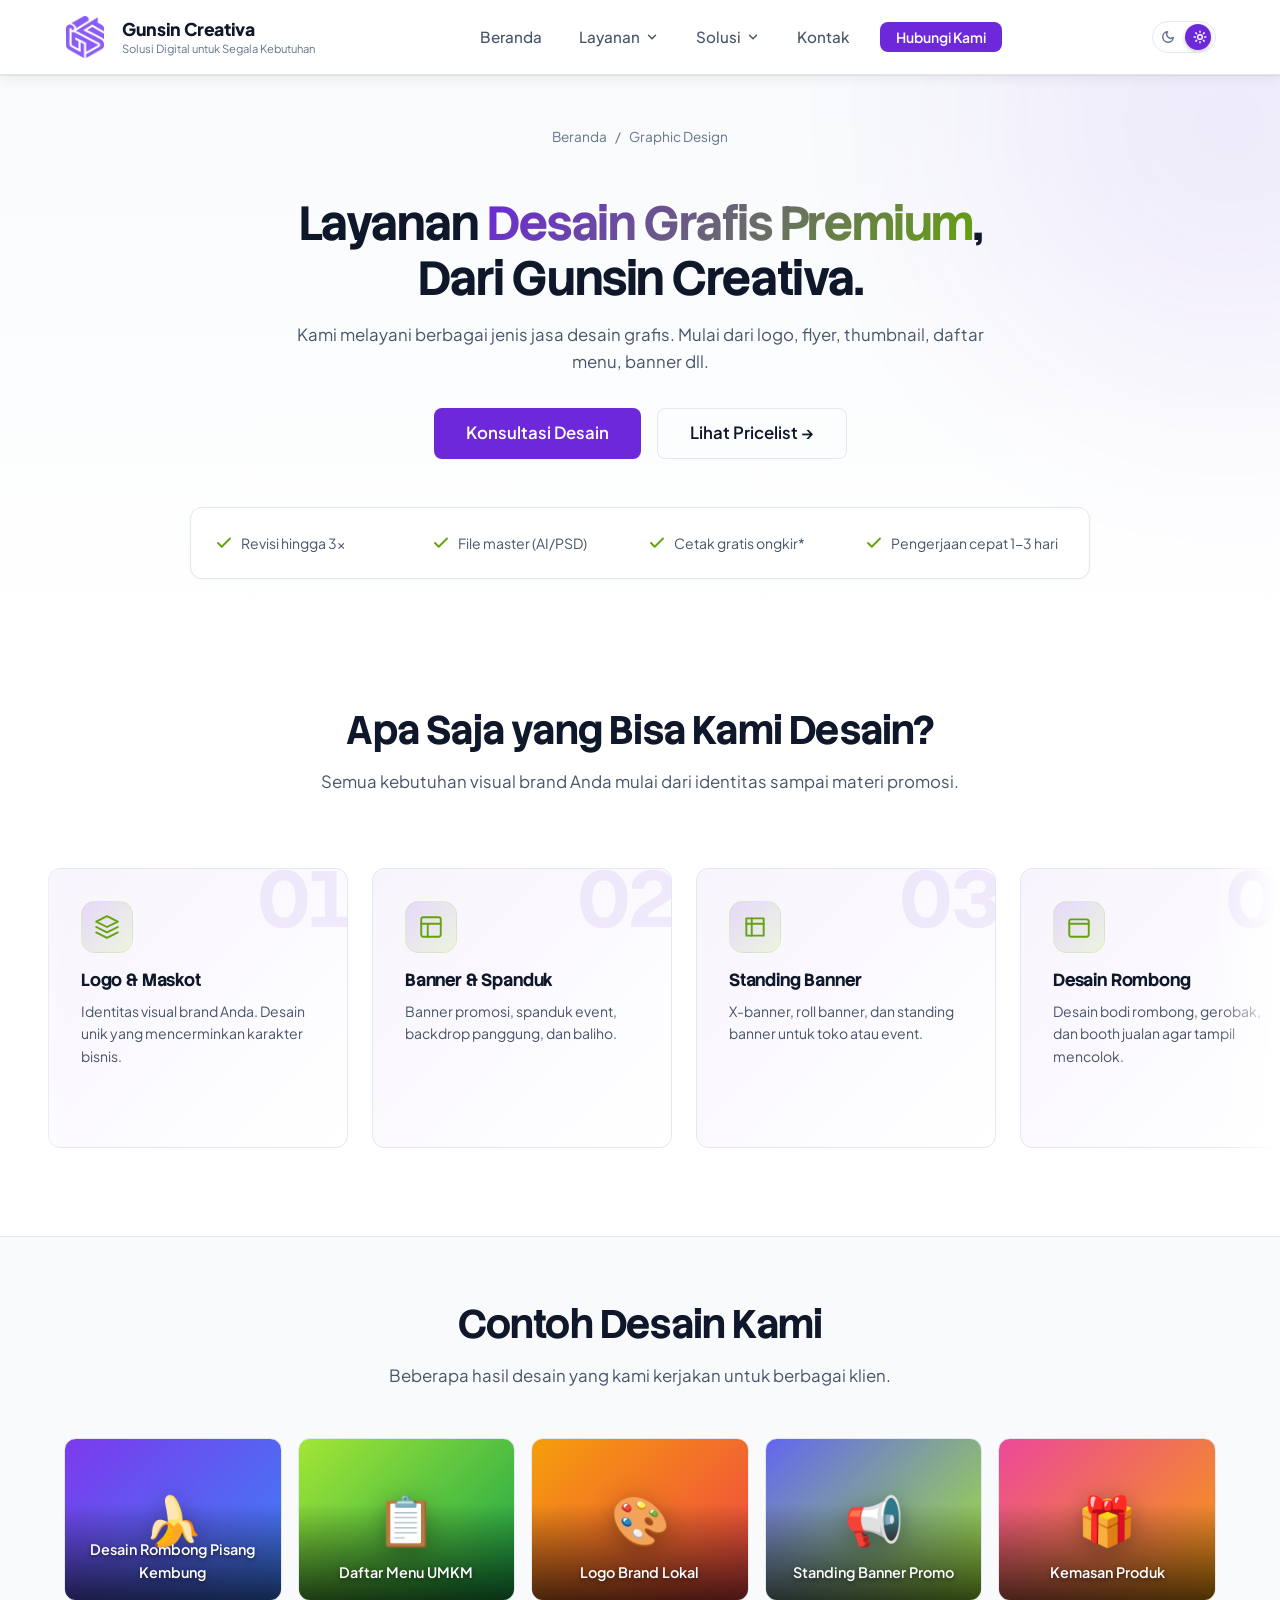
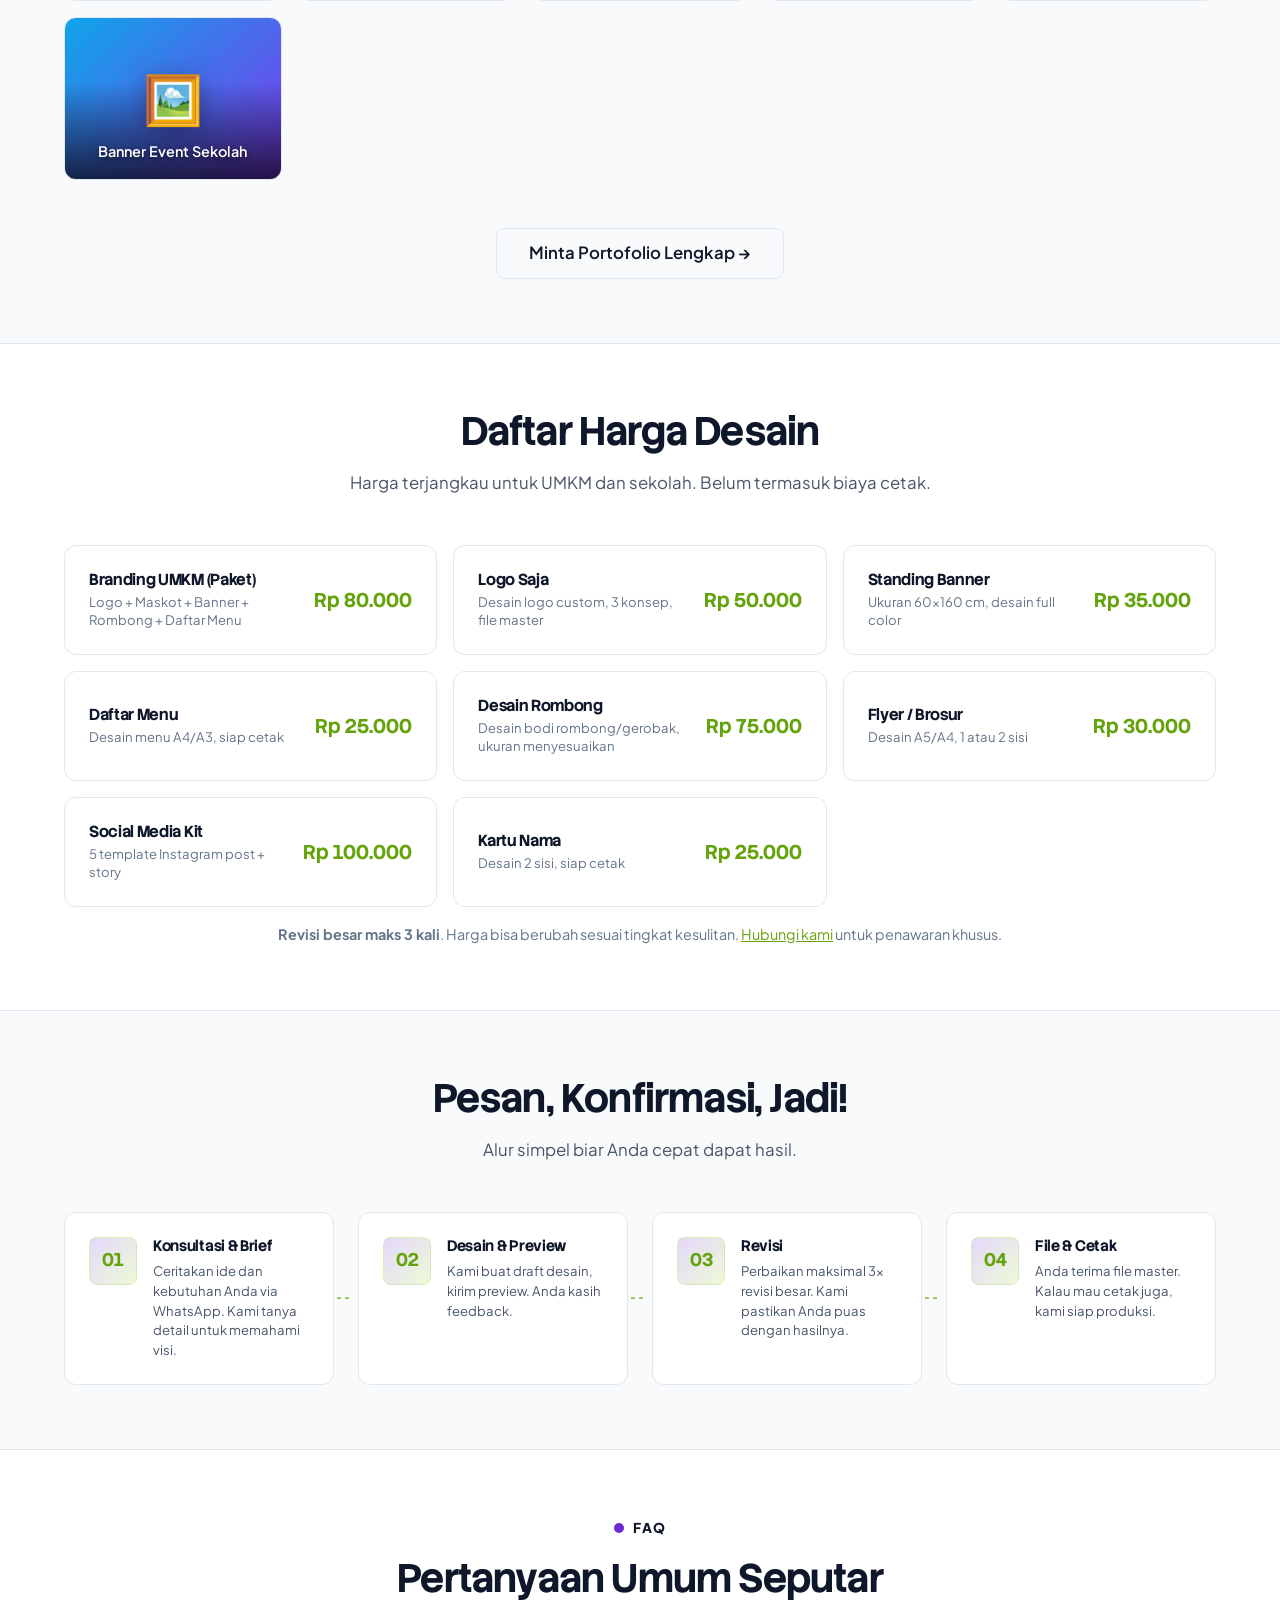
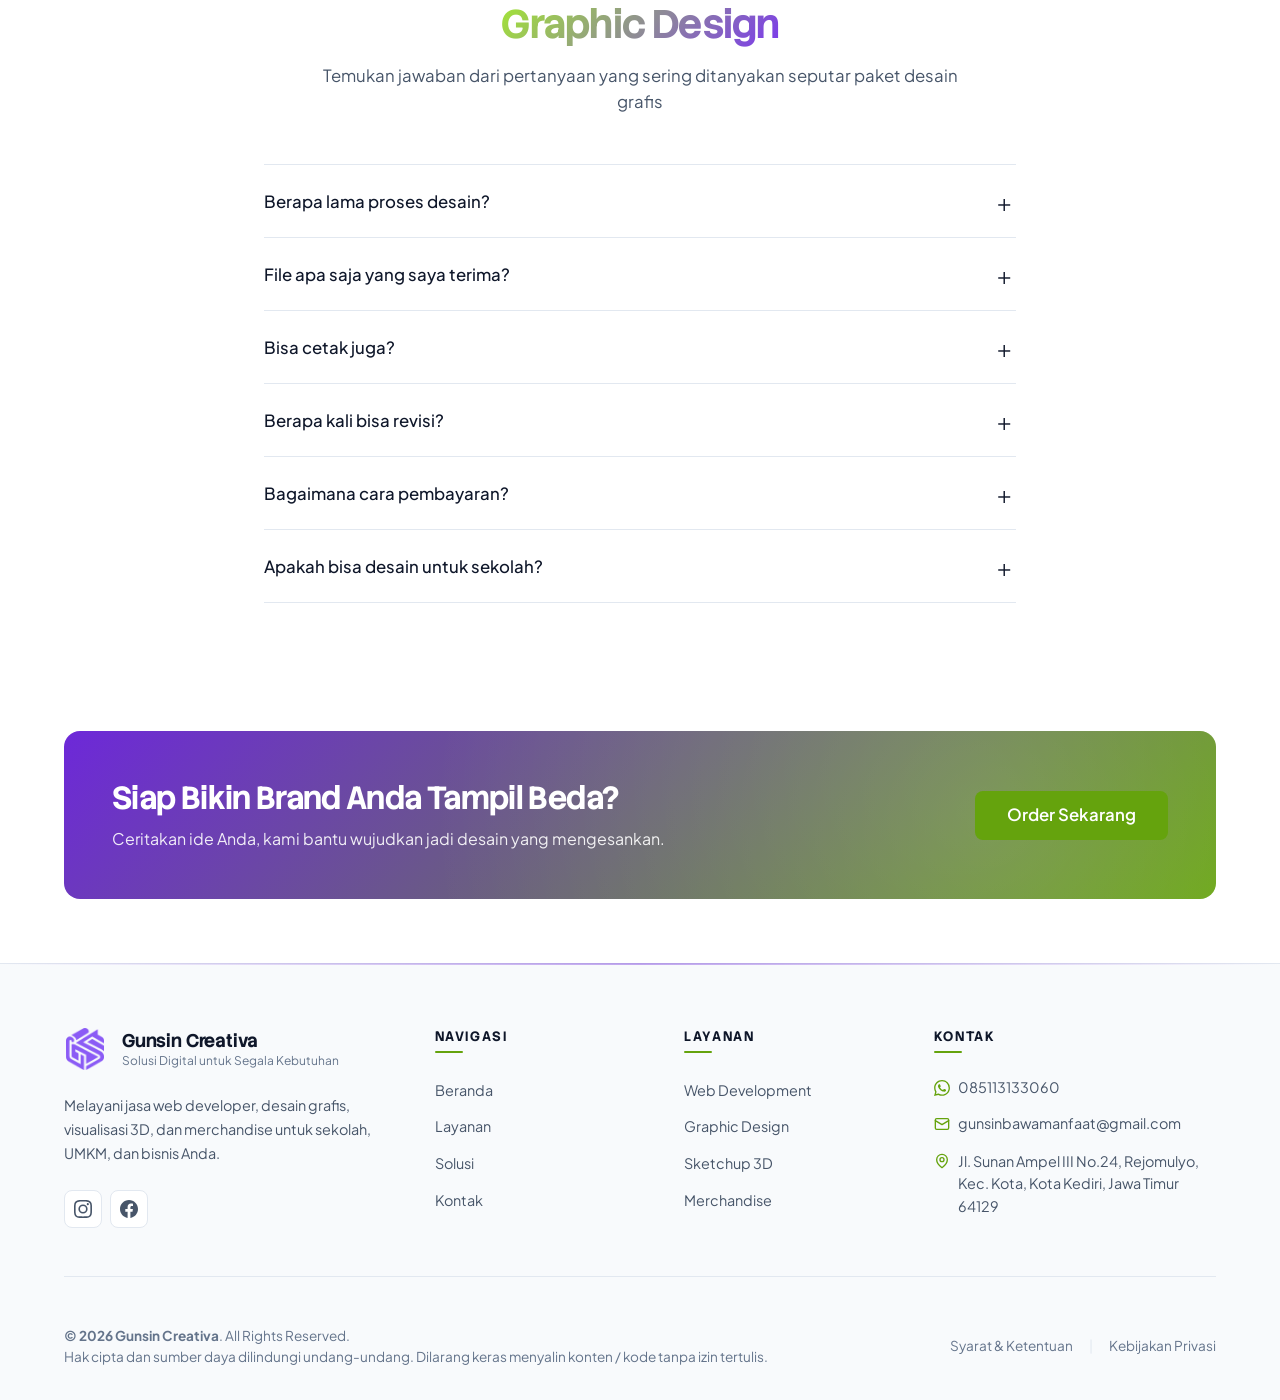
<file: graphic-design.html>
<!DOCTYPE html>
<html lang="id" data-theme="dark">
<head>
    <meta charset="UTF-8">
    <meta name="viewport" content="width=device-width, initial-scale=1.0">
    <title>Jasa Graphic Design - Gunsin Creativa</title>
    <link rel="canonical" href="https://www.gunsincreativa.my.id/graphic-design.html">

    <meta name="description" content="Jasa desain grafis profesional untuk UMKM, sekolah, dan bisnis. Logo, banner, standing banner, rombong, daftar menu, dan digital printing. Mulai Rp 80 ribu.">
    <meta name="keywords" content="jasa desain grafis kediri, desain logo murah, standing banner, desain rombong, desain menu, digital printing kediri, gs grafika">

    <meta property="og:title" content="Jasa Graphic Design - Gunsin Creativa">
    <meta property="og:description" content="Desain logo, banner, standing banner, rombong, dan menu untuk UMKM dan sekolah.">
    <meta property="og:type" content="website">
    <meta property="og:url" content="https://www.gunsincreativa.my.id/graphic-design.html">
    <meta property="og:locale" content="id_ID">
    <meta property="og:image:width" content="1200">
    <meta property="og:image:height" content="630">
    <meta name="twitter:card" content="summary_large_image">
    <meta name="twitter:image" content="https://www.gunsincreativa.my.id/assets/img/og-image.jpg">

    <link rel="preconnect" href="https://fonts.googleapis.com">
    <link rel="preconnect" href="https://fonts.gstatic.com" crossorigin>
    <link href="https://fonts.googleapis.com/css2?family=Plus+Jakarta+Sans:wght@400;500;600;700;800&family=Stack+Sans+Headline:wght@400;500;600;700;800&display=swap" rel="stylesheet">

    <link rel="icon" href="assets/img/brand/favicon.ico" sizes="any">
    <link rel="icon" type="image/png" sizes="32x32" href="assets/img/brand/favicon/favicon-32x32.png">
    <link rel="icon" type="image/png" sizes="16x16" href="assets/img/brand/favicon/favicon-16x16.png">
    <link rel="apple-touch-icon" sizes="180x180" href="assets/img/brand/favicon/apple-touch-icon.png">
    <link rel="manifest" href="assets/img/brand/favicon/site.webmanifest">
    <meta name="theme-color" content="#7c3aed">

    <!-- Anti-flash theme (harus sebelum CSS) -->
    <script>
        (function() {
            try {
                const saved = localStorage.getItem('gunsin-theme');
                const systemDark = window.matchMedia('(prefers-color-scheme: dark)').matches;
                const theme = saved || (systemDark ? 'dark' : 'light');
                document.documentElement.setAttribute('data-theme', theme);
            } catch (e) {
                document.documentElement.setAttribute('data-theme', 'dark');
            }
        })();
    </script>

    <link rel="stylesheet" href="assets/css/reset.css">
    <link rel="stylesheet" href="assets/css/variables.css">
    <link rel="stylesheet" href="assets/css/components.css">
    <link rel="stylesheet" href="assets/css/pages.css">

    <script type="application/ld+json">
    {
    "@context": "https://schema.org",
    "@type": "Service",
    "serviceType": "Graphic Design",
    "provider": {
        "@type": "LocalBusiness",
        "name": "Gunsin Creativa",
        "url": "https://www.gunsincreativa.my.id"
    },
    "areaServed": {
        "@type": "Country",
        "name": "Indonesia"
    },
    "description": "Jasa desain grafis murah dan terbaik untuk sekolah, UMKM, pribadi dan bisnis. Melayani desain banner, flyer, logo, thumbnail, sosial media dan lain-lain.",
    "offers": {
        "@type": "AggregateOffer",
        "priceCurrency": "IDR",
        "lowPrice": "25000",
        "highPrice": "100000",
        "offerCount": "8"
    }
    }
    </script>    
</head>
<body>
    <header id="site-header"></header>

    <main>
        <!-- ============================================================
             PAGE HERO
             ============================================================ -->
        <section class="page-hero">
            <div class="container">
                <nav class="breadcrumb" aria-label="Breadcrumb">
                    <a href="index.html">Beranda</a>
                    <span>/</span>
                    <span>Graphic Design</span>
                </nav>

                <h1 class="page-hero-title">
                    Layanan <span class="text-accent">Desain Grafis Premium</span>,<br>
                    Dari Gunsin Creativa.
                </h1>

                <p class="page-hero-subtitle">
                    Kami melayani berbagai jenis jasa desain grafis.
                    Mulai dari logo, flyer, thumbnail, daftar menu, banner dll.
                </p>

                <div class="page-hero-cta">
                    <a href="https://wa.me/6285113133060?text=Halo%20Gunsin%20Creativa%2C%20saya%20ingin%20konsultasi%20desain%20grafis"
                       class="btn btn-primary btn-lg" target="_blank" rel="noopener">
                        Konsultasi Desain
                    </a>
                    <a href="#pricelist" class="btn btn-outline btn-lg">
                        Lihat Pricelist →
                    </a>
                </div>

                <div class="page-hero-features">
                    <div class="ph-feature">
                        <svg xmlns="http://www.w3.org/2000/svg" viewBox="0 0 24 24" fill="none" stroke="currentColor" stroke-width="2.5" stroke-linecap="round" stroke-linejoin="round"><polyline points="20 6 9 17 4 12"/></svg>
                        <span>Revisi hingga 3x</span>
                    </div>
                    <div class="ph-feature">
                        <svg xmlns="http://www.w3.org/2000/svg" viewBox="0 0 24 24" fill="none" stroke="currentColor" stroke-width="2.5" stroke-linecap="round" stroke-linejoin="round"><polyline points="20 6 9 17 4 12"/></svg>
                        <span>File master (AI/PSD)</span>
                    </div>
                    <div class="ph-feature">
                        <svg xmlns="http://www.w3.org/2000/svg" viewBox="0 0 24 24" fill="none" stroke="currentColor" stroke-width="2.5" stroke-linecap="round" stroke-linejoin="round"><polyline points="20 6 9 17 4 12"/></svg>
                        <span>Cetak gratis ongkir*</span>
                    </div>
                    <div class="ph-feature">
                        <svg xmlns="http://www.w3.org/2000/svg" viewBox="0 0 24 24" fill="none" stroke="currentColor" stroke-width="2.5" stroke-linecap="round" stroke-linejoin="round"><polyline points="20 6 9 17 4 12"/></svg>
                        <span>Pengerjaan cepat 1-3 hari</span>
                    </div>
                </div>
            </div>
        </section>

        <!-- ============================================================
             JENIS LAYANAN DESAIN — Auto-Scroll Slider
             ============================================================ -->
        <section class="section">
            <div class="container">
                <div class="section-header">
                    <h2 class="section-title">Apa Saja yang Bisa Kami Desain?</h2>
                    <p class="section-subtitle">
                        Semua kebutuhan visual brand Anda mulai dari identitas sampai materi promosi.
                    </p>
                </div>
            </div>

            <!-- Viewport slider -->
            <div class="web-types-viewport">
                <div class="web-types-track" id="designTrack">

                    <article class="web-type-card" data-num="01">
                        <div class="web-type-icon">
                            <svg xmlns="http://www.w3.org/2000/svg" viewBox="0 0 24 24" fill="none" stroke="currentColor" stroke-width="1.75" stroke-linecap="round" stroke-linejoin="round"><path d="M12 2 2 7l10 5 10-5-10-5Z"/><path d="m2 17 10 5 10-5"/><path d="m2 12 10 5 10-5"/></svg>
                        </div>
                        <h3>Logo &amp; Maskot</h3>
                        <p>Identitas visual brand Anda. Desain unik yang mencerminkan karakter bisnis.</p>
                    </article>

                    <article class="web-type-card" data-num="02">
                        <div class="web-type-icon">
                            <svg xmlns="http://www.w3.org/2000/svg" viewBox="0 0 24 24" fill="none" stroke="currentColor" stroke-width="1.75" stroke-linecap="round" stroke-linejoin="round"><rect x="3" y="3" width="18" height="18" rx="2"/><path d="M3 9h18M9 21V9"/></svg>
                        </div>
                        <h3>Banner &amp; Spanduk</h3>
                        <p>Banner promosi, spanduk event, backdrop panggung, dan baliho.</p>
                    </article>

                    <article class="web-type-card" data-num="03">
                        <div class="web-type-icon">
                            <svg xmlns="http://www.w3.org/2000/svg" viewBox="0 0 24 24" fill="none" stroke="currentColor" stroke-width="1.75" stroke-linecap="round" stroke-linejoin="round"><path d="M4 4h16v16H4z"/><path d="M4 9h16M9 4v16"/></svg>
                        </div>
                        <h3>Standing Banner</h3>
                        <p>X-banner, roll banner, dan standing banner untuk toko atau event.</p>
                    </article>

                    <article class="web-type-card" data-num="04">
                        <div class="web-type-icon">
                            <svg xmlns="http://www.w3.org/2000/svg" viewBox="0 0 24 24" fill="none" stroke="currentColor" stroke-width="1.75" stroke-linecap="round" stroke-linejoin="round"><path d="M3 9h18v10a2 2 0 0 1-2 2H5a2 2 0 0 1-2-2V9Z"/><path d="M3 9V7a2 2 0 0 1 2-2h14a2 2 0 0 1 2 2v2"/></svg>
                        </div>
                        <h3>Desain Rombong</h3>
                        <p>Desain bodi rombong, gerobak, dan booth jualan agar tampil mencolok.</p>
                    </article>

                    <article class="web-type-card" data-num="05">
                        <div class="web-type-icon">
                            <svg xmlns="http://www.w3.org/2000/svg" viewBox="0 0 24 24" fill="none" stroke="currentColor" stroke-width="1.75" stroke-linecap="round" stroke-linejoin="round"><path d="M4 19.5A2.5 2.5 0 0 1 6.5 17H20"/><path d="M6.5 2H20v20H6.5A2.5 2.5 0 0 1 4 19.5v-15A2.5 2.5 0 0 1 6.5 2z"/></svg>
                        </div>
                        <h3>Daftar Menu</h3>
                        <p>Menu makanan/minuman untuk cafe, warung, dan restoran. Cetak atau digital.</p>
                    </article>

                    <article class="web-type-card" data-num="06">
                        <div class="web-type-icon">
                            <svg xmlns="http://www.w3.org/2000/svg" viewBox="0 0 24 24" fill="none" stroke="currentColor" stroke-width="1.75" stroke-linecap="round" stroke-linejoin="round"><path d="M12 2v20M2 12h20"/><circle cx="12" cy="12" r="10"/></svg>
                        </div>
                        <h3>Flyer &amp; Brosur</h3>
                        <p>Cetak flyer, brosur, kartu nama, dan poster promosi.</p>
                    </article>

                    <article class="web-type-card" data-num="07">
                        <div class="web-type-icon">
                            <svg xmlns="http://www.w3.org/2000/svg" viewBox="0 0 24 24" fill="none" stroke="currentColor" stroke-width="1.75" stroke-linecap="round" stroke-linejoin="round"><circle cx="13.5" cy="6.5" r=".5" fill="currentColor"/><circle cx="17.5" cy="10.5" r=".5" fill="currentColor"/><circle cx="8.5" cy="7.5" r=".5" fill="currentColor"/><circle cx="6.5" cy="12.5" r=".5" fill="currentColor"/><path d="M12 2C6.5 2 2 6.5 2 12s4.5 10 10 10c.926 0 1.648-.746 1.648-1.688 0-.437-.18-.835-.437-1.125-.29-.289-.438-.652-.438-1.125a1.64 1.64 0 0 1 1.668-1.668h1.996c3.051 0 5.555-2.503 5.555-5.554C21.965 6.012 17.461 2 12 2z"/></svg>
                        </div>
                        <h3>Social Media Kit</h3>
                        <p>Template Instagram post, story, dan feed yang konsisten dengan brand Anda.</p>
                    </article>

                    <article class="web-type-card" data-num="08">
                        <div class="web-type-icon">
                            <svg xmlns="http://www.w3.org/2000/svg" viewBox="0 0 24 24" fill="none" stroke="currentColor" stroke-width="1.75" stroke-linecap="round" stroke-linejoin="round"><polyline points="6 9 12 15 18 9"/></svg>
                        </div>
                        <h3>Custom Design</h3>
                        <p>Butuh desain lain? Kami siap kerjakan sesuai brief Anda — apapun jenisnya.</p>
                    </article>

                </div>
            </div>
        </section>

        <!-- ============================================================
             GALERI KARYA
             ============================================================ -->
        <section class="section section-alt">
            <div class="container">
                <div class="section-header">
                    <h2 class="section-title">Contoh Desain Kami</h2>
                    <p class="section-subtitle">
                        Beberapa hasil desain yang kami kerjakan untuk berbagai klien.
                    </p>
                </div>

                <div class="gallery-grid">
                    <div class="gallery-item" style="background: linear-gradient(135deg, #7c3aed 0%, #3b82f6 100%);">
                        <span class="gallery-emoji">🍌</span>
                        <div class="gallery-label">Desain Rombong Pisang Kembung</div>
                    </div>
                    <div class="gallery-item" style="background: linear-gradient(135deg, #a3e635 0%, #16a34a 100%);">
                        <span class="gallery-emoji">📋</span>
                        <div class="gallery-label">Daftar Menu UMKM</div>
                    </div>
                    <div class="gallery-item" style="background: linear-gradient(135deg, #f59e0b 0%, #ef4444 100%);">
                        <span class="gallery-emoji">🎨</span>
                        <div class="gallery-label">Logo Brand Lokal</div>
                    </div>
                    <div class="gallery-item" style="background: linear-gradient(135deg, #6366f1 0%, #a3e635 100%);">
                        <span class="gallery-emoji">📢</span>
                        <div class="gallery-label">Standing Banner Promo</div>
                    </div>
                    <div class="gallery-item" style="background: linear-gradient(135deg, #ec4899 0%, #f59e0b 100%);">
                        <span class="gallery-emoji">🎁</span>
                        <div class="gallery-label">Kemasan Produk</div>
                    </div>
                    <div class="gallery-item" style="background: linear-gradient(135deg, #0ea5e9 0%, #7c3aed 100%);">
                        <span class="gallery-emoji">🖼️</span>
                        <div class="gallery-label">Banner Event Sekolah</div>
                    </div>
                </div>

                <div class="section-cta">
                    <a href="https://wa.me/6285855003004?text=Halo%2C%20saya%20ingin%20lihat%20portofolio%20desain%20lainnya"
                       class="btn btn-outline btn-lg" target="_blank" rel="noopener">
                        Minta Portofolio Lengkap →
                    </a>
                </div>
            </div>
        </section>

        <!-- ============================================================
             PRICELIST
             ============================================================ -->
        <section class="section" id="pricelist">
            <div class="container">
                <div class="section-header">
                    <h2 class="section-title">Daftar Harga Desain</h2>
                    <p class="section-subtitle">
                        Harga terjangkau untuk UMKM dan sekolah. Belum termasuk biaya cetak.
                    </p>
                </div>

                <div class="pricelist-grid">
                    <div class="price-item">
                        <div class="price-item-info">
                            <h4>Branding UMKM (Paket)</h4>
                            <p>Logo + Maskot + Banner + Rombong + Daftar Menu</p>
                        </div>
                        <div class="price-item-value">Rp 80.000</div>
                    </div>
                    <div class="price-item">
                        <div class="price-item-info">
                            <h4>Logo Saja</h4>
                            <p>Desain logo custom, 3 konsep, file master</p>
                        </div>
                        <div class="price-item-value">Rp 50.000</div>
                    </div>
                    <div class="price-item">
                        <div class="price-item-info">
                            <h4>Standing Banner</h4>
                            <p>Ukuran 60×160 cm, desain full color</p>
                        </div>
                        <div class="price-item-value">Rp 35.000</div>
                    </div>
                    <div class="price-item">
                        <div class="price-item-info">
                            <h4>Daftar Menu</h4>
                            <p>Desain menu A4/A3, siap cetak</p>
                        </div>
                        <div class="price-item-value">Rp 25.000</div>
                    </div>
                    <div class="price-item">
                        <div class="price-item-info">
                            <h4>Desain Rombong</h4>
                            <p>Desain bodi rombong/gerobak, ukuran menyesuaikan</p>
                        </div>
                        <div class="price-item-value">Rp 75.000</div>
                    </div>
                    <div class="price-item">
                        <div class="price-item-info">
                            <h4>Flyer / Brosur</h4>
                            <p>Desain A5/A4, 1 atau 2 sisi</p>
                        </div>
                        <div class="price-item-value">Rp 30.000</div>
                    </div>
                    <div class="price-item">
                        <div class="price-item-info">
                            <h4>Social Media Kit</h4>
                            <p>5 template Instagram post + story</p>
                        </div>
                        <div class="price-item-value">Rp 100.000</div>
                    </div>
                    <div class="price-item">
                        <div class="price-item-info">
                            <h4>Kartu Nama</h4>
                            <p>Desain 2 sisi, siap cetak</p>
                        </div>
                        <div class="price-item-value">Rp 25.000</div>
                    </div>
                </div>

                <p class="pricing-note">
                    <strong>Revisi besar maks 3 kali</strong>. Harga bisa berubah sesuai tingkat kesulitan. 
                    <a href="kontak.html">Hubungi kami</a> untuk penawaran khusus.
                </p>
            </div>
        </section>

        <!-- ============================================================
             PROSES KERJA
             ============================================================ -->
        <section class="section section-alt">
            <div class="container">
                <div class="section-header">
                    <h2 class="section-title">Pesan, Konfirmasi, Jadi!</h2>
                    <p class="section-subtitle">
                        Alur simpel biar Anda cepat dapat hasil.
                    </p>
                </div>

                <div class="process-grid">
                    <div class="process-step">
                        <div class="process-number">01</div>
                        <div class="process-body">
                            <h3>Konsultasi &amp; Brief</h3>
                            <p>Ceritakan ide dan kebutuhan Anda via WhatsApp. Kami tanya detail untuk memahami visi.</p>
                        </div>
                    </div>
                    <div class="process-step">
                        <div class="process-number">02</div>
                        <div class="process-body">
                            <h3>Desain &amp; Preview</h3>
                            <p>Kami buat draft desain, kirim preview. Anda kasih feedback.</p>
                        </div>
                    </div>
                    <div class="process-step">
                        <div class="process-number">03</div>
                        <div class="process-body">
                            <h3>Revisi</h3>
                            <p>Perbaikan maksimal 3x revisi besar. Kami pastikan Anda puas dengan hasilnya.</p>
                        </div>
                    </div>
                    <div class="process-step">
                        <div class="process-number">04</div>
                        <div class="process-body">
                            <h3>File &amp; Cetak</h3>
                            <p>Anda terima file master. Kalau mau cetak juga, kami siap produksi.</p>
                        </div>
                    </div>
                </div>
            </div>
        </section>

        <!-- ============================================================
             FAQ
             ============================================================ -->
        <section class="section">
            <div class="container container-narrow">
                <div class="section-header">
                    <span class="section-label">FAQ</span>
                    <h2 class="section-title">Pertanyaan Umum Seputar <span class="text-accent">Graphic Design</span></h2>
                    <p class="section-subtitle">Temukan jawaban dari pertanyaan yang sering ditanyakan seputar paket desain grafis</p>
                </div>

                <div class="faq-list">
                    <details class="faq-item">
                        <summary>Berapa lama proses desain?</summary>
                        <p>Untuk desain simpel (logo, banner, flyer): 1-2 hari kerja. Untuk paket kompleks (branding UMKM, social media kit): 3-5 hari kerja. Bisa lebih cepat sesuai kesepakatan.</p>
                    </details>
                    <details class="faq-item">
                        <summary>File apa saja yang saya terima?</summary>
                        <p>Anda akan menerima: file master (AI/PSD/CDR), file siap cetak (PDF), dan file preview (JPG/PNG). Format bisa disesuaikan dengan kebutuhan.</p>
                    </details>
                    <details class="faq-item">
                        <summary>Bisa cetak juga?</summary>
                        <p>Bisa! Kami bekerja sama dengan percetakan digital printing, jadi Anda bisa langsung pesan cetak. Gratis ongkir untuk area Kediri dan sekitarnya* (syarat berlaku).</p>
                    </details>
                    <details class="faq-item">
                        <summary>Berapa kali bisa revisi?</summary>
                        <p>Revisi besar maksimal 3 kali. Revisi kecil (misal ganti warna, ukuran teks) biasanya gratis tanpa batas wajar. Kami utamakan kepuasan Anda.</p>
                    </details>
                    <details class="faq-item">
                        <summary>Bagaimana cara pembayaran?</summary>
                        <p>Pembayaran 50% DP di awal, 50% setelah desain disetujui. Bisa transfer bank atau e-wallet (Dana/OVO/GoPay).</p>
                    </details>
                    <details class="faq-item">
                        <summary>Apakah bisa desain untuk sekolah?</summary>
                        <p>Tentu! Kami sudah banyak membantu sekolah untuk banner PPDB, backdrop acara, desain mading, dan merchandise. Hubungi kami untuk paket khusus sekolah.</p>
                    </details>
                </div>
            </div>
        </section>

        <!-- ============================================================
             CTA FINAL
             ============================================================ -->
        <section class="section">
            <div class="container">
                <div class="cta-box">
                    <div class="cta-content">
                        <h2>Siap Bikin Brand Anda Tampil Beda?</h2>
                        <p>Ceritakan ide Anda, kami bantu wujudkan jadi desain yang mengesankan.</p>
                    </div>
                    <div class="cta-actions">
                        <a href="https://wa.me/6285113133060?text=Halo%20Gunsin%20Creativa%2C%20saya%20ingin%20order%20desain"
                           class="btn btn-secondary btn-lg" target="_blank" rel="noopener">
                            Order Sekarang
                        </a>
                    </div>
                </div>
            </div>
        </section>
    </main>

    <footer id="site-footer"></footer>

    <script src="data/site-config.js"></script>
    <script src="components/header.js" defer></script>
    <script src="components/footer.js" defer></script>
    <script src="assets/js/theme.js"></script>
    <script src="assets/js/main.js" defer></script>

    <script>
        /* ============================================================
           LAYANAN DESAIN — Auto-Slide
           ============================================================ */
        (function () {
            const track = document.getElementById('designTrack');
            if (!track) return;

            const items = track.children;
            const total = items.length;
            let index = 0;
            let intervalId;

            function getStepWidth() {
                const firstItem = items[0];
                if (!firstItem) return 0;
                const gap = parseFloat(getComputedStyle(track).gap) || 24;
                return firstItem.offsetWidth + gap;
            }

            function getMaxIndex() {
                const step = getStepWidth();
                if (!step) return 0;
                const viewport = track.parentElement.offsetWidth;
                const visibleCount = Math.max(1, Math.floor(viewport / step));
                return Math.max(0, total - visibleCount);
            }

            function step() {
                const stepWidth = getStepWidth();
                const maxIndex = getMaxIndex();

                index++;
                if (index > maxIndex) index = 0;

                track.style.transform = `translateX(-${index * stepWidth}px)`;
            }

            function start() {
                intervalId = setInterval(step, 3000);
            }

            function stop() {
                clearInterval(intervalId);
            }

            track.parentElement.addEventListener('mouseenter', stop);
            track.parentElement.addEventListener('mouseleave', start);

            let resizeTimer;
            window.addEventListener('resize', () => {
                clearTimeout(resizeTimer);
                resizeTimer = setTimeout(() => {
                    index = 0;
                    track.style.transform = 'translateX(0)';
                }, 200);
            });

            start();
        })();
    </script>
</body>
</html>
</file>
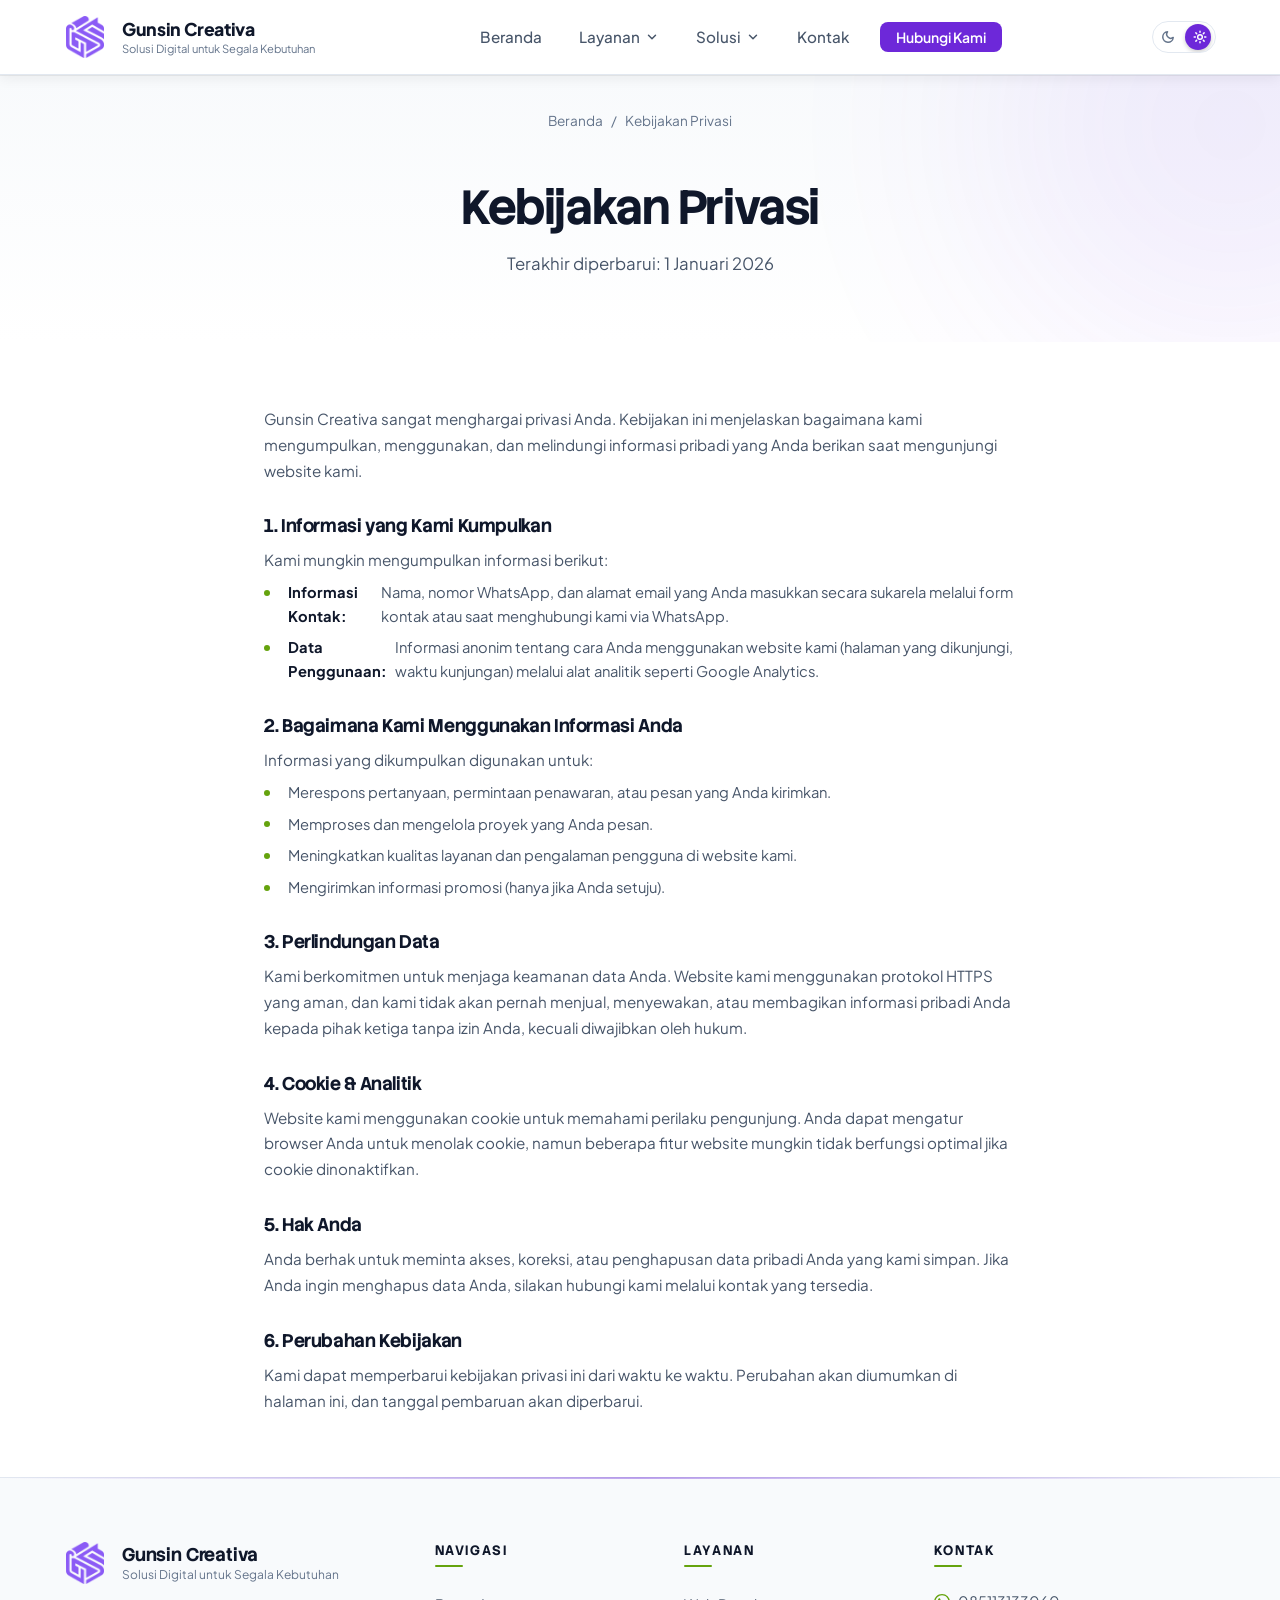
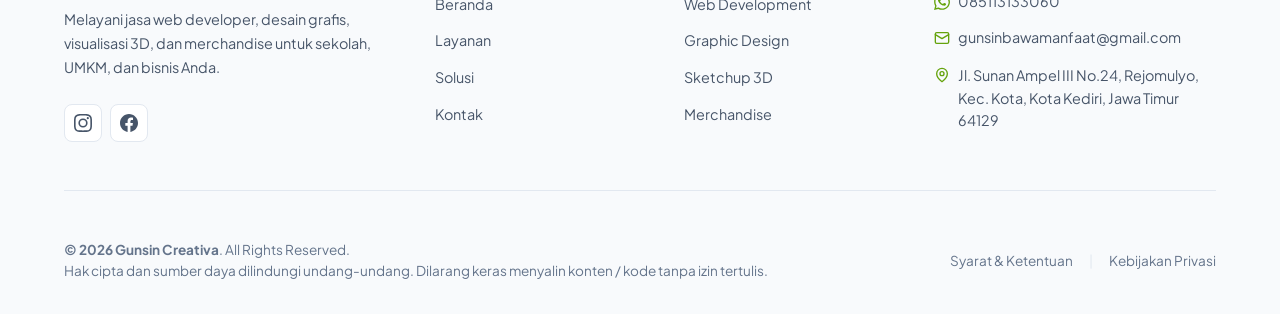
<file: kebijakan-privasi.html>
<!DOCTYPE html>
<html lang="id" data-theme="dark">
<head>
    <meta charset="UTF-8">
    <meta name="viewport" content="width=device-width, initial-scale=1.0">
    <title>Kebijakan Privasi - Gunsin Creativa</title>
    <meta name="robots" content="noindex, follow">
    <link rel="canonical" href="https://www.gunsincreativa.my.id/kebijakan-privasi.html">

    <link rel="preconnect" href="https://fonts.googleapis.com">
    <link rel="preconnect" href="https://fonts.gstatic.com" crossorigin>
    <link href="https://fonts.googleapis.com/css2?family=Plus+Jakarta+Sans:wght@400;500;600;700;800&family=Stack+Sans+Headline:wght@400;500;600;700;800&family=JetBrains+Mono:wght@400;500&display=swap" rel="stylesheet">

    <link rel="icon" href="assets/img/brand/favicon.ico" sizes="any">
    <meta name="theme-color" content="#7c3aed">

    <script>
        (function() {
            try {
                const saved = localStorage.getItem('gunsin-theme');
                const systemDark = window.matchMedia('(prefers-color-scheme: dark)').matches;
                const theme = saved || (systemDark ? 'dark' : 'light');
                document.documentElement.setAttribute('data-theme', theme);
            } catch (e) {
                document.documentElement.setAttribute('data-theme', 'dark');
            }
        })();
    </script>

    <link rel="stylesheet" href="assets/css/reset.css">
    <link rel="stylesheet" href="assets/css/variables.css">
    <link rel="stylesheet" href="assets/css/components.css">
    <link rel="stylesheet" href="assets/css/pages.css">
</head>
<body>
    <header id="site-header"></header>

    <main>
        <section class="page-hero" style="padding: var(--space-xl) 0;">
            <div class="container">
                <nav class="breadcrumb" aria-label="Breadcrumb">
                    <a href="index.html">Beranda</a>
                    <span>/</span>
                    <span>Kebijakan Privasi</span>
                </nav>
                <h1 class="page-hero-title">Kebijakan Privasi</h1>
                <p class="page-hero-subtitle">Terakhir diperbarui: 1 Januari 2026</p>
            </div>
        </section>

        <section class="section">
            <div class="container container-narrow">
                <div class="tnc-body" style="font-size: 1rem;">
                    <p>Gunsin Creativa sangat menghargai privasi Anda. Kebijakan ini menjelaskan bagaimana kami mengumpulkan, menggunakan, dan melindungi informasi pribadi yang Anda berikan saat mengunjungi website kami.</p>

                    <h2 style="margin-top: var(--space-xl);">1. Informasi yang Kami Kumpulkan</h2>
                    <p>Kami mungkin mengumpulkan informasi berikut:</p>
                    <ul>
                        <li><strong>Informasi Kontak:</strong> Nama, nomor WhatsApp, dan alamat email yang Anda masukkan secara sukarela melalui form kontak atau saat menghubungi kami via WhatsApp.</li>
                        <li><strong>Data Penggunaan:</strong> Informasi anonim tentang cara Anda menggunakan website kami (halaman yang dikunjungi, waktu kunjungan) melalui alat analitik seperti Google Analytics.</li>
                    </ul>

                    <h2 style="margin-top: var(--space-xl);">2. Bagaimana Kami Menggunakan Informasi Anda</h2>
                    <p>Informasi yang dikumpulkan digunakan untuk:</p>
                    <ul>
                        <li>Merespons pertanyaan, permintaan penawaran, atau pesan yang Anda kirimkan.</li>
                        <li>Memproses dan mengelola proyek yang Anda pesan.</li>
                        <li>Meningkatkan kualitas layanan dan pengalaman pengguna di website kami.</li>
                        <li>Mengirimkan informasi promosi (hanya jika Anda setuju).</li>
                    </ul>

                    <h2 style="margin-top: var(--space-xl);">3. Perlindungan Data</h2>
                    <p>Kami berkomitmen untuk menjaga keamanan data Anda. Website kami menggunakan protokol HTTPS yang aman, dan kami tidak akan pernah menjual, menyewakan, atau membagikan informasi pribadi Anda kepada pihak ketiga tanpa izin Anda, kecuali diwajibkan oleh hukum.</p>

                    <h2 style="margin-top: var(--space-xl);">4. Cookie & Analitik</h2>
                    <p>Website kami menggunakan cookie untuk memahami perilaku pengunjung. Anda dapat mengatur browser Anda untuk menolak cookie, namun beberapa fitur website mungkin tidak berfungsi optimal jika cookie dinonaktifkan.</p>

                    <h2 style="margin-top: var(--space-xl);">5. Hak Anda</h2>
                    <p>Anda berhak untuk meminta akses, koreksi, atau penghapusan data pribadi Anda yang kami simpan. Jika Anda ingin menghapus data Anda, silakan hubungi kami melalui kontak yang tersedia.</p>

                    <h2 style="margin-top: var(--space-xl);">6. Perubahan Kebijakan</h2>
                    <p>Kami dapat memperbarui kebijakan privasi ini dari waktu ke waktu. Perubahan akan diumumkan di halaman ini, dan tanggal pembaruan akan diperbarui.</p>
                </div>
            </div>
        </section>
    </main>

    <footer id="site-footer"></footer>

    <script src="data/site-config.js"></script>
    <script src="components/header.js" defer></script>
    <script src="components/footer.js" defer></script>
    <script src="assets/js/theme.js"></script>
    <script src="assets/js/main.js" defer></script>
</body>
</html>
</file>
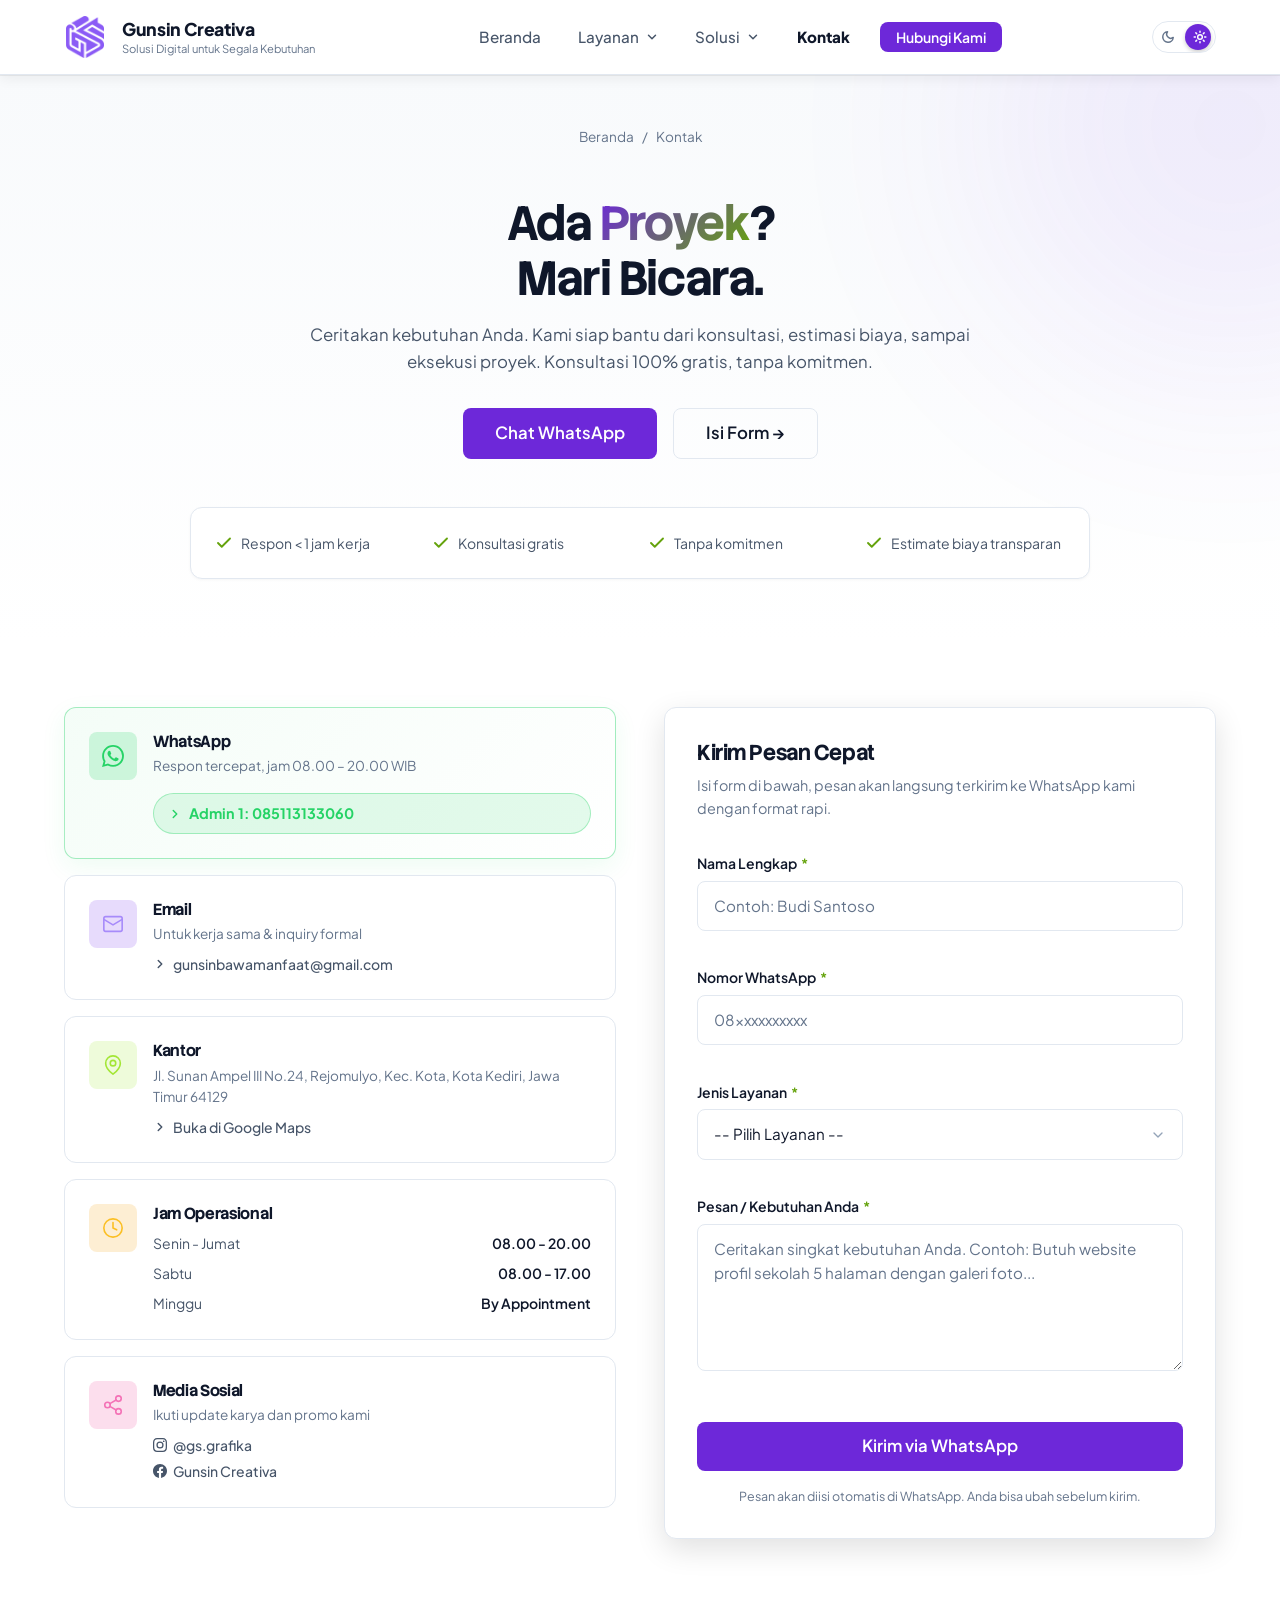
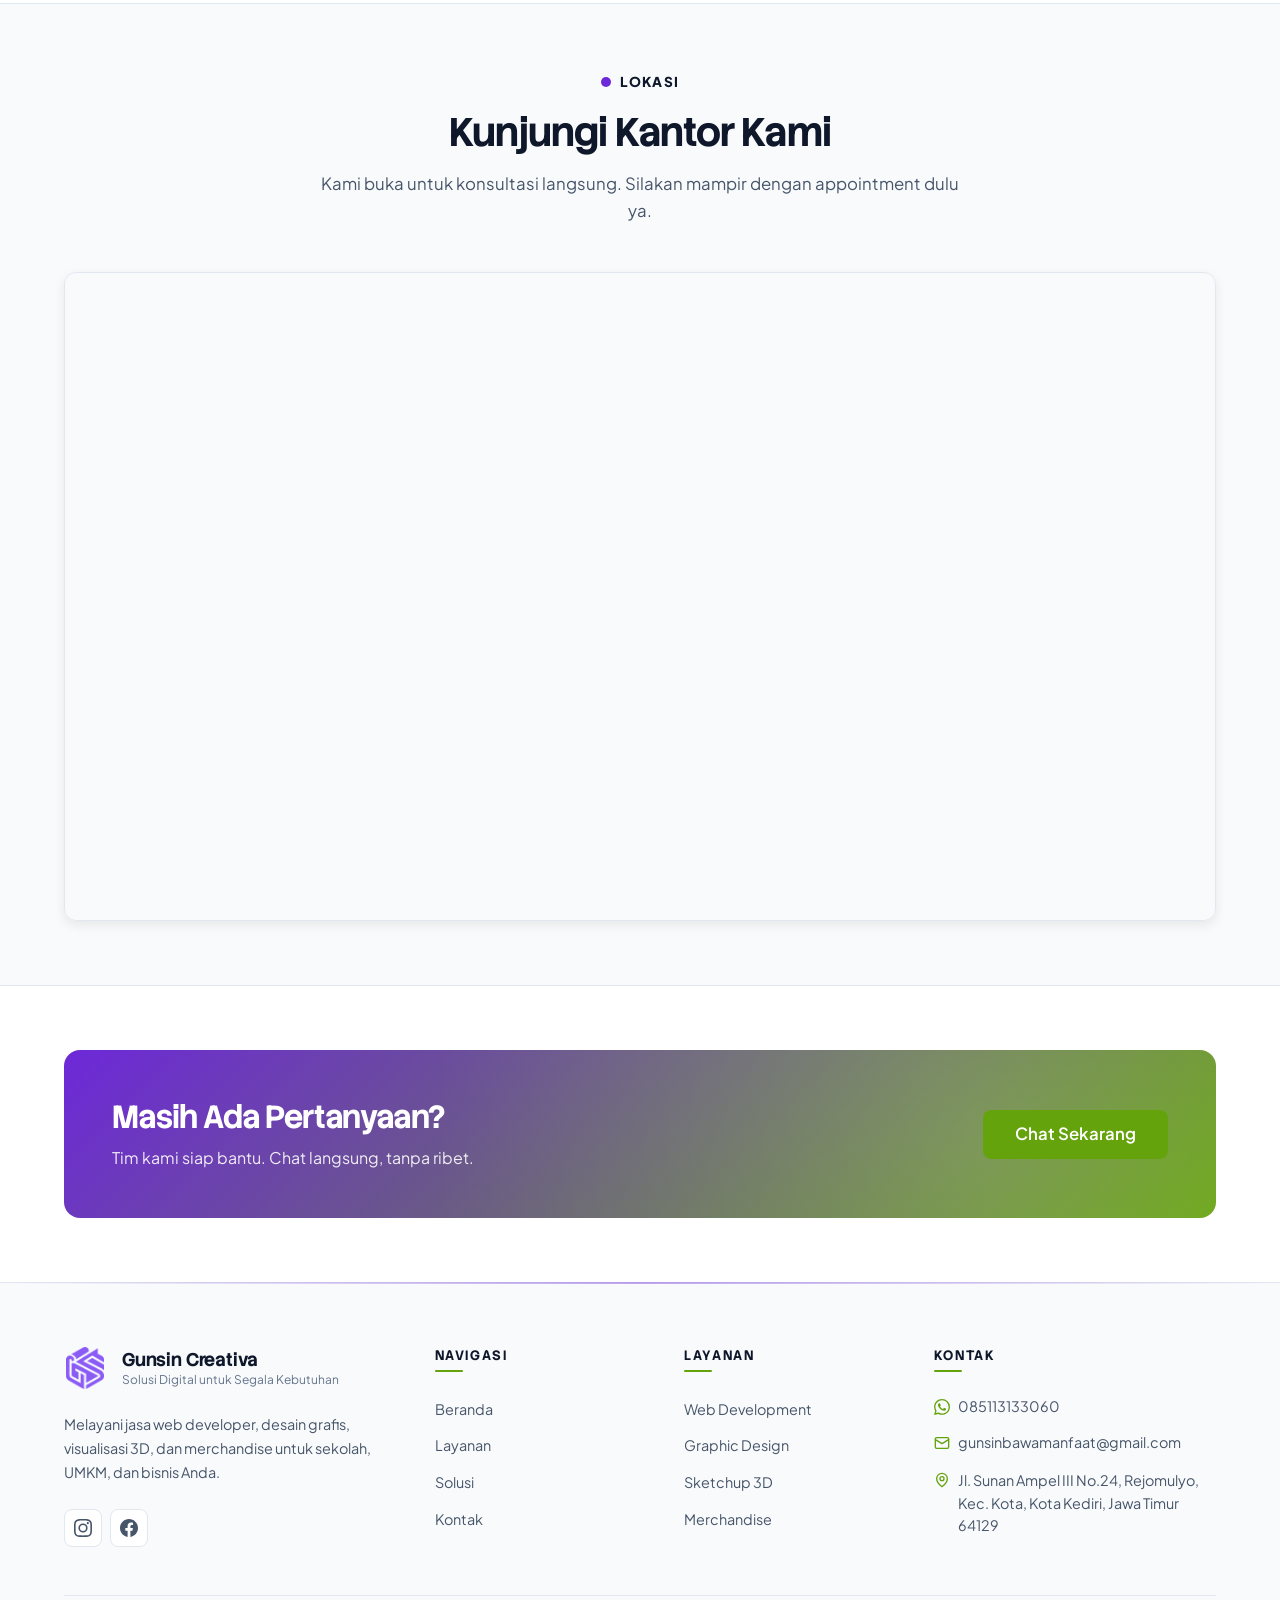
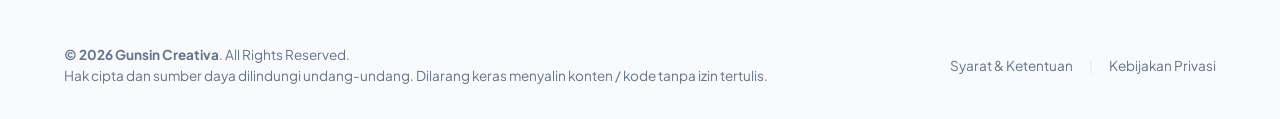
<file: kontak.html>
<!DOCTYPE html>
<html lang="id" data-theme="dark">
<head>
    <meta charset="UTF-8">
    <meta name="viewport" content="width=device-width, initial-scale=1.0">
    <title>Hubungi Kami - Gunsin Creativa</title>
    <link rel="canonical" href="https://www.gunsincreativa.my.id/kontak.html">

    <meta name="description" content="Hubungi Gunsin Creativa untuk konsultasi jasa web development, graphic design, Sketchup 3D, dan merchandise. WhatsApp, email, atau kunjungi kantor kami di Kediri.">
    <meta name="keywords" content="kontak gunsin creativa, alamat gs grafika kediri, whatsapp jasa desain, hubungi jasa web kediri">

    <meta property="og:title" content="Hubungi Kami - Gunsin Creativa">
    <meta property="og:description" content="Konsultasi gratis untuk semua kebutuhan digital Anda.">
    <meta property="og:type" content="website">
    <meta property="og:url" content="https://www.gunsincreativa.my.id/kontak.html">
    <meta property="og:locale" content="id_ID">
    <meta property="og:image:width" content="1200">
    <meta property="og:image:height" content="630">
    <meta name="twitter:card" content="summary_large_image">
    <meta name="twitter:image" content="https://www.gunsincreativa.my.id/assets/img/og-image.jpg">

    <link rel="preconnect" href="https://fonts.googleapis.com">
    <link rel="preconnect" href="https://fonts.gstatic.com" crossorigin>
    <link href="https://fonts.googleapis.com/css2?family=Plus+Jakarta+Sans:wght@400;500;600;700;800&family=Stack+Sans+Headline:wght@400;500;600;700;800&display=swap" rel="stylesheet">

    <link rel="icon" href="assets/img/brand/favicon.ico" sizes="any">
    <link rel="icon" type="image/png" sizes="32x32" href="assets/img/brand/favicon/favicon-32x32.png">
    <link rel="icon" type="image/png" sizes="16x16" href="assets/img/brand/favicon/favicon-16x16.png">
    <link rel="apple-touch-icon" sizes="180x180" href="assets/img/brand/favicon/apple-touch-icon.png">
    <link rel="manifest" href="assets/img/brand/favicon/site.webmanifest">
    <meta name="theme-color" content="#7c3aed">

    <!-- Anti-flash theme (harus sebelum CSS) -->
    <script>
        (function() {
            try {
                const saved = localStorage.getItem('gunsin-theme');
                const systemDark = window.matchMedia('(prefers-color-scheme: dark)').matches;
                const theme = saved || (systemDark ? 'dark' : 'light');
                document.documentElement.setAttribute('data-theme', theme);
            } catch (e) {
                document.documentElement.setAttribute('data-theme', 'dark');
            }
        })();
    </script>

    <link rel="stylesheet" href="assets/css/reset.css">
    <link rel="stylesheet" href="assets/css/variables.css">
    <link rel="stylesheet" href="assets/css/components.css">
    <link rel="stylesheet" href="assets/css/pages.css">
</head>
<body>
    <header id="site-header"></header>

    <main>
        <!-- ============================================================
             PAGE HERO
             ============================================================ -->
        <section class="page-hero">
            <div class="container">
                <nav class="breadcrumb" aria-label="Breadcrumb">
                    <a href="index.html">Beranda</a>
                    <span>/</span>
                    <span>Kontak</span>
                </nav>

                <h1 class="page-hero-title">
                    Ada <span class="text-accent">Proyek</span>?<br>
                    Mari Bicara.
                </h1>

                <p class="page-hero-subtitle">
                    Ceritakan kebutuhan Anda. Kami siap bantu dari konsultasi, estimasi biaya,
                    sampai eksekusi proyek. Konsultasi 100% gratis, tanpa komitmen.
                </p>

                <div class="page-hero-cta">
                    <a href="https://wa.me/6285113133060?text=Halo%20Gunsin%20Creativa%2C%20saya%20ingin%20konsultasi"
                       class="btn btn-primary btn-lg" target="_blank" rel="noopener">
                        Chat WhatsApp
                    </a>
                    <a href="#form" class="btn btn-outline btn-lg">
                        Isi Form →
                    </a>
                </div>

                <div class="page-hero-features">
                    <div class="ph-feature">
                        <svg viewBox="0 0 24 24" fill="none" stroke="currentColor" stroke-width="2.5" stroke-linecap="round" stroke-linejoin="round"><polyline points="20 6 9 17 4 12"/></svg>
                        <span>Respon &lt; 1 jam kerja</span>
                    </div>
                    <div class="ph-feature">
                        <svg viewBox="0 0 24 24" fill="none" stroke="currentColor" stroke-width="2.5" stroke-linecap="round" stroke-linejoin="round"><polyline points="20 6 9 17 4 12"/></svg>
                        <span>Konsultasi gratis</span>
                    </div>
                    <div class="ph-feature">
                        <svg viewBox="0 0 24 24" fill="none" stroke="currentColor" stroke-width="2.5" stroke-linecap="round" stroke-linejoin="round"><polyline points="20 6 9 17 4 12"/></svg>
                        <span>Tanpa komitmen</span>
                    </div>
                    <div class="ph-feature">
                        <svg viewBox="0 0 24 24" fill="none" stroke="currentColor" stroke-width="2.5" stroke-linecap="round" stroke-linejoin="round"><polyline points="20 6 9 17 4 12"/></svg>
                        <span>Estimate biaya transparan</span>
                    </div>
                </div>
            </div>
        </section>

        <!-- ============================================================
             KONTAK UTAMA
             ============================================================ -->
        <section class="section" id="form">
            <div class="container">
                <div class="contact-grid">

                    <!-- ---------- KOLOM KIRI: INFO KONTAK ---------- -->
                    <div class="contact-info">

                        <!-- WhatsApp (Primary CTA) -->
                        <div class="contact-card contact-card-featured">
                            <div class="contact-card-icon" style="background: color-mix(in srgb, #25D366 20%, transparent); color: #25D366;">
                                <svg viewBox="0 0 24 24" fill="currentColor"><path d="M17.472 14.382c-.297-.149-1.758-.867-2.03-.967-.273-.099-.471-.148-.67.15-.197.297-.767.966-.94 1.164-.173.199-.347.223-.644.075-.297-.15-1.255-.463-2.39-1.475-.883-.788-1.48-1.761-1.653-2.059-.173-.297-.018-.458.13-.606.134-.133.298-.347.446-.52.149-.174.198-.298.298-.497.099-.198.05-.371-.025-.52-.075-.149-.669-1.612-.916-2.207-.242-.579-.487-.5-.669-.51-.173-.008-.371-.01-.57-.01-.198 0-.52.074-.792.372-.272.297-1.04 1.016-1.04 2.479 0 1.462 1.065 2.875 1.213 3.074.149.198 2.096 3.2 5.077 4.487.709.306 1.262.489 1.694.625.712.227 1.36.195 1.871.118.571-.085 1.758-.719 2.006-1.413.248-.694.248-1.289.173-1.413-.074-.124-.272-.198-.57-.347m-5.421 7.403h-.004a9.87 9.87 0 01-5.031-1.378l-.361-.214-3.741.982.998-3.648-.235-.374a9.86 9.86 0 01-1.51-5.26c.001-5.45 4.436-9.884 9.888-9.884 2.64 0 5.122 1.03 6.988 2.898a9.825 9.825 0 012.893 6.994c-.003 5.45-4.437 9.884-9.885 9.884m8.413-18.297A11.815 11.815 0 0012.05 0C5.495 0 .16 5.335.157 11.892c0 2.096.547 4.142 1.588 5.945L.057 24l6.305-1.654a11.882 11.882 0 005.683 1.448h.005c6.554 0 11.89-5.335 11.893-11.893a11.821 11.821 0 00-3.48-8.413z"/></svg>
                            </div>
                            <div class="contact-card-body">
                                <h3>WhatsApp</h3>
                                <p>Respon tercepat, jam 08.00 – 20.00 WIB</p>
                                <div class="contact-links" id="wa-links">
                                    <!-- Diisi JavaScript (Admin 1) -->
                                </div>
                            </div>
                        </div>

                        <!-- Email -->
                        <div class="contact-card">
                            <div class="contact-card-icon" style="background: color-mix(in srgb, #7c3aed 18%, transparent); color: #a78bfa;">
                                <svg viewBox="0 0 24 24" fill="none" stroke="currentColor" stroke-width="1.75" stroke-linecap="round" stroke-linejoin="round"><rect x="2" y="4" width="20" height="16" rx="2"/><path d="m22 7-10 6L2 7"/></svg>
                            </div>
                            <div class="contact-card-body">
                                <h3>Email</h3>
                                <p>Untuk kerja sama &amp; inquiry formal</p>
                                <div class="contact-links">
                                    <a href="#" id="email-link" class="contact-link">
                                        <svg viewBox="0 0 24 24" fill="none" stroke="currentColor" stroke-width="2.5" stroke-linecap="round" stroke-linejoin="round" width="14" height="14"><polyline points="9 18 15 12 9 6"/></svg>
                                        <span id="email-text">-</span>
                                    </a>
                                </div>
                            </div>
                        </div>

                        <!-- Alamat -->
                        <div class="contact-card">
                            <div class="contact-card-icon" style="background: color-mix(in srgb, #a3e635 18%, transparent); color: #a3e635;">
                                <svg viewBox="0 0 24 24" fill="none" stroke="currentColor" stroke-width="1.75" stroke-linecap="round" stroke-linejoin="round"><path d="M20 10c0 6-8 12-8 12s-8-6-8-12a8 8 0 0 1 16 0Z"/><circle cx="12" cy="10" r="3"/></svg>
                            </div>
                            <div class="contact-card-body">
                                <h3>Kantor</h3>
                                <p id="alamat-text">-</p>
                                <div class="contact-links">
                                    <a href="#" id="maps-link" class="contact-link" target="_blank" rel="noopener">
                                        <svg viewBox="0 0 24 24" fill="none" stroke="currentColor" stroke-width="2.5" stroke-linecap="round" stroke-linejoin="round" width="14" height="14"><polyline points="9 18 15 12 9 6"/></svg>
                                        Buka di Google Maps
                                    </a>
                                </div>
                            </div>
                        </div>

                        <!-- Jam Operasional -->
                        <div class="contact-card">
                            <div class="contact-card-icon" style="background: color-mix(in srgb, #f59e0b 18%, transparent); color: #fbbf24;">
                                <svg viewBox="0 0 24 24" fill="none" stroke="currentColor" stroke-width="1.75" stroke-linecap="round" stroke-linejoin="round"><circle cx="12" cy="12" r="10"/><polyline points="12 6 12 12 16 14"/></svg>
                            </div>
                            <div class="contact-card-body">
                                <h3>Jam Operasional</h3>
                                <ul class="op-hours" id="op-hours">
                                    <!-- Diisi JavaScript -->
                                </ul>
                            </div>
                        </div>

                        <!-- Sosial Media -->
                        <div class="contact-card">
                            <div class="contact-card-icon" style="background: color-mix(in srgb, #ec4899 18%, transparent); color: #f472b6;">
                                <svg viewBox="0 0 24 24" fill="none" stroke="currentColor" stroke-width="1.75" stroke-linecap="round" stroke-linejoin="round"><circle cx="18" cy="5" r="3"/><circle cx="6" cy="12" r="3"/><circle cx="18" cy="19" r="3"/><line x1="8.59" y1="13.51" x2="15.42" y2="17.49"/><line x1="15.41" y1="6.51" x2="8.59" y2="10.49"/></svg>
                            </div>
                            <div class="contact-card-body">
                                <h3>Media Sosial</h3>
                                <p>Ikuti update karya dan promo kami</p>
                                <div class="contact-links" id="social-links">
                                    <!-- Diisi JavaScript -->
                                </div>
                            </div>
                        </div>
                    </div>

                    <!-- ---------- KOLOM KANAN: FORM ---------- -->
                    <div class="contact-form-wrap">
                        <div class="contact-form-card">
                            <h3>Kirim Pesan Cepat</h3>
                            <p>Isi form di bawah, pesan akan langsung terkirim ke WhatsApp kami dengan format rapi.</p>

                            <form id="contact-form" novalidate>
                                <div class="form-group">
                                    <label for="nama">Nama Lengkap <span class="required">*</span></label>
                                    <input type="text" id="nama" name="nama" placeholder="Contoh: Budi Santoso" required>
                                    <span class="form-error" id="error-nama"></span>
                                </div>

                                <div class="form-group">
                                    <label for="wa">Nomor WhatsApp <span class="required">*</span></label>
                                    <input type="tel" id="wa" name="wa" placeholder="08xxxxxxxxxx" required>
                                    <span class="form-error" id="error-wa"></span>
                                </div>

                                <div class="form-group">
                                    <label for="layanan">Jenis Layanan <span class="required">*</span></label>
                                    <select id="layanan" name="layanan" required>
                                        <option value="">-- Pilih Layanan --</option>
                                        <option value="Web Development">Web Development</option>
                                        <option value="Graphic Design">Graphic Design</option>
                                        <option value="Sketchup 3D">Sketchup 3D</option>
                                        <option value="Merchandise">Merchandise</option>
                                        <option value="Lainnya">Lainnya / Belum Tahu</option>
                                    </select>
                                    <span class="form-error" id="error-layanan"></span>
                                </div>

                                <div class="form-group">
                                    <label for="pesan">Pesan / Kebutuhan Anda <span class="required">*</span></label>
                                    <textarea id="pesan" name="pesan" rows="5" placeholder="Ceritakan singkat kebutuhan Anda. Contoh: Butuh website profil sekolah 5 halaman dengan galeri foto..." required></textarea>
                                    <span class="form-error" id="error-pesan"></span>
                                </div>

                                <button type="submit" class="btn btn-primary btn-lg btn-block">
                                    Kirim via WhatsApp
                                </button>

                                <p class="form-note">
                                    Pesan akan diisi otomatis di WhatsApp. Anda bisa ubah sebelum kirim.
                                </p>
                            </form>
                        </div>
                    </div>
                </div>
            </div>
        </section>

        <!-- ============================================================
             PETA LOKASI
             ============================================================ -->
        <section class="section section-alt">
            <div class="container">
                <div class="section-header">
                    <span class="section-label">Lokasi</span>
                    <h2 class="section-title">Kunjungi Kantor Kami</h2>
                    <p class="section-subtitle">
                        Kami buka untuk konsultasi langsung. Silakan mampir dengan appointment dulu ya.
                    </p>
                </div>

                <div class="map-wrap">
                    <iframe
                        id="maps-iframe"
                        src=""
                        width="100%"
                        height="450"
                        style="border:0; border-radius: var(--radius-lg);"
                        allowfullscreen=""
                        loading="lazy"
                        referrerpolicy="no-referrer-when-downgrade"
                        title="Lokasi Kantor Gunsin Creativa">
                    </iframe>
                </div>
            </div>
        </section>

        <!-- ============================================================
             CTA FINAL
             ============================================================ -->
        <section class="section">
            <div class="container">
                <div class="cta-box">
                    <div class="cta-content">
                        <h2>Masih Ada Pertanyaan?</h2>
                        <p>Tim kami siap bantu. Chat langsung, tanpa ribet.</p>
                    </div>
                    <div class="cta-actions">
                        <a href="https://wa.me/6285113133060?text=Halo%20Gunsin%20Creativa"
                           class="btn btn-secondary btn-lg" target="_blank" rel="noopener">
                            Chat Sekarang
                        </a>
                    </div>
                </div>
            </div>
        </section>
    </main>

    <footer id="site-footer"></footer>

    <script src="data/site-config.js"></script>
    <script src="components/header.js" defer></script>
    <script src="components/footer.js" defer></script>
    <script src="assets/js/theme.js"></script>
    <script src="assets/js/main.js" defer></script>
    <script src="assets/js/contact.js" defer></script>
</body>
</html>
</file>
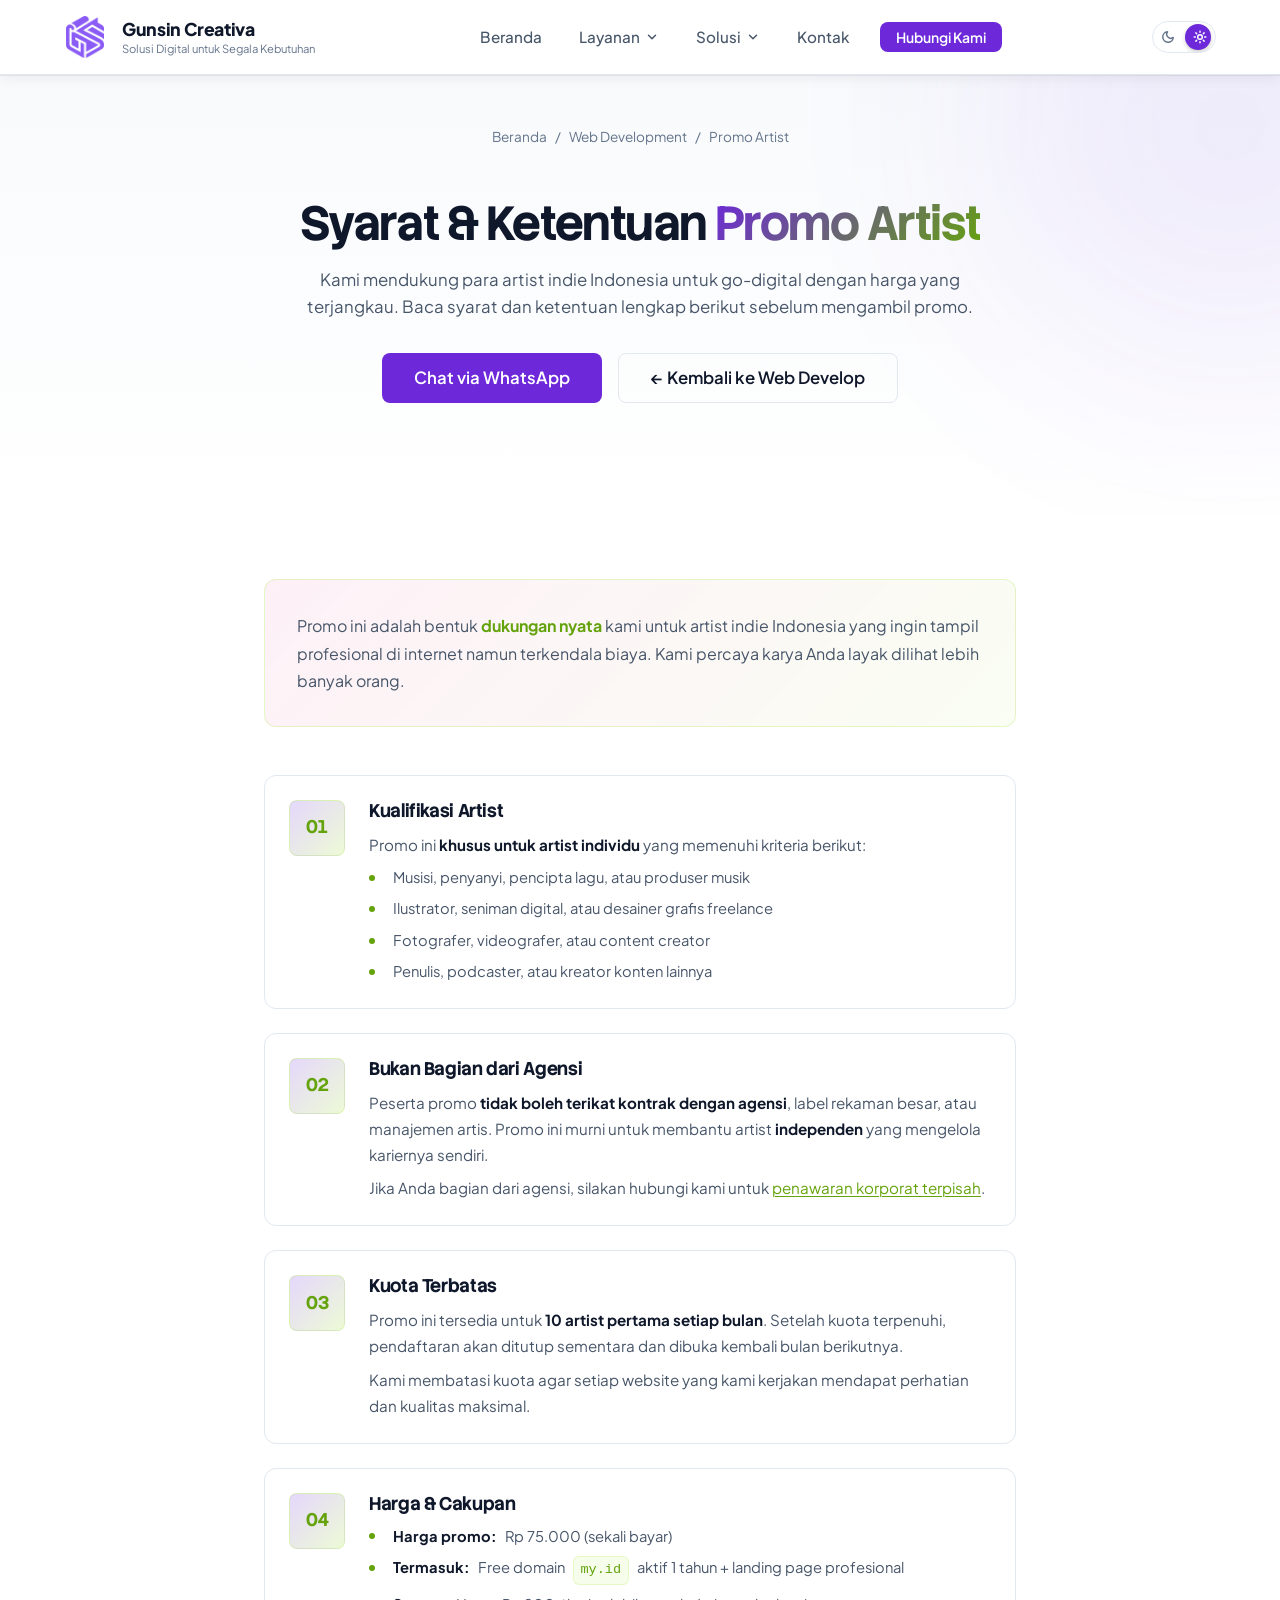
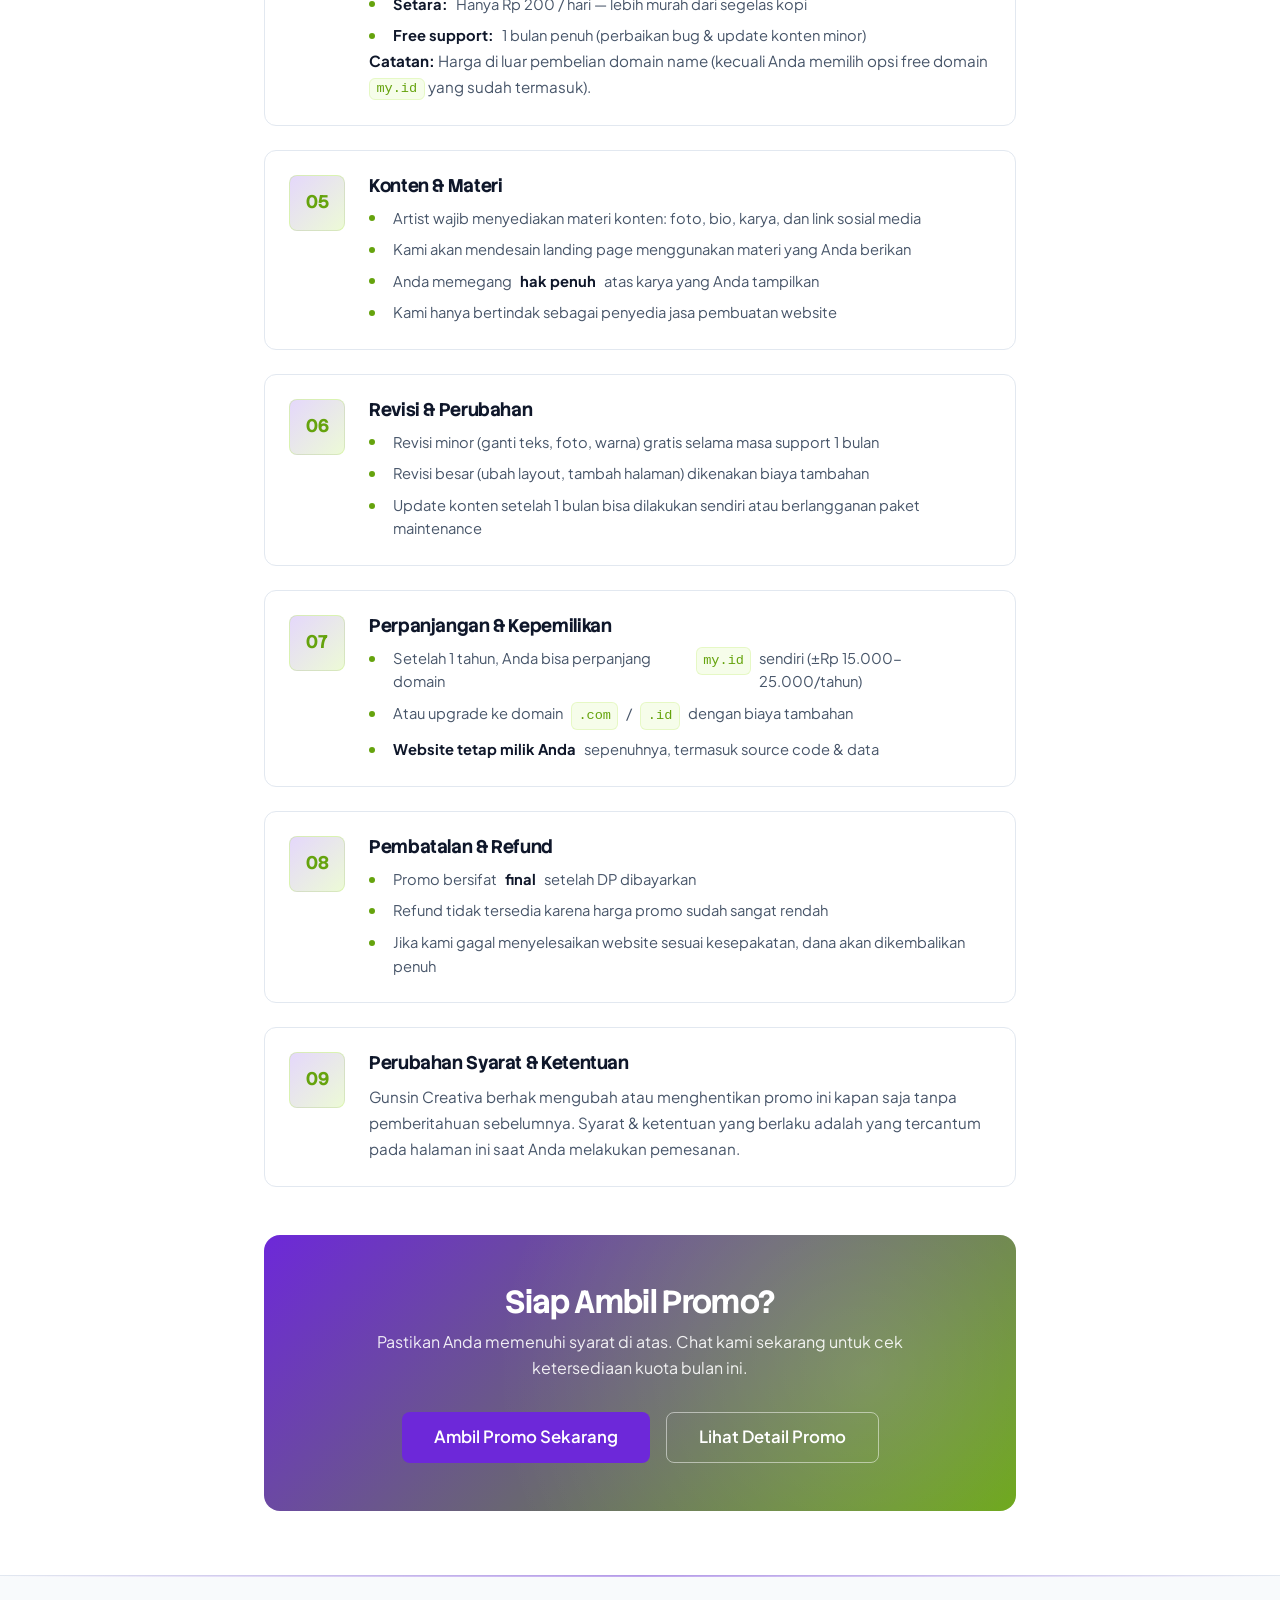
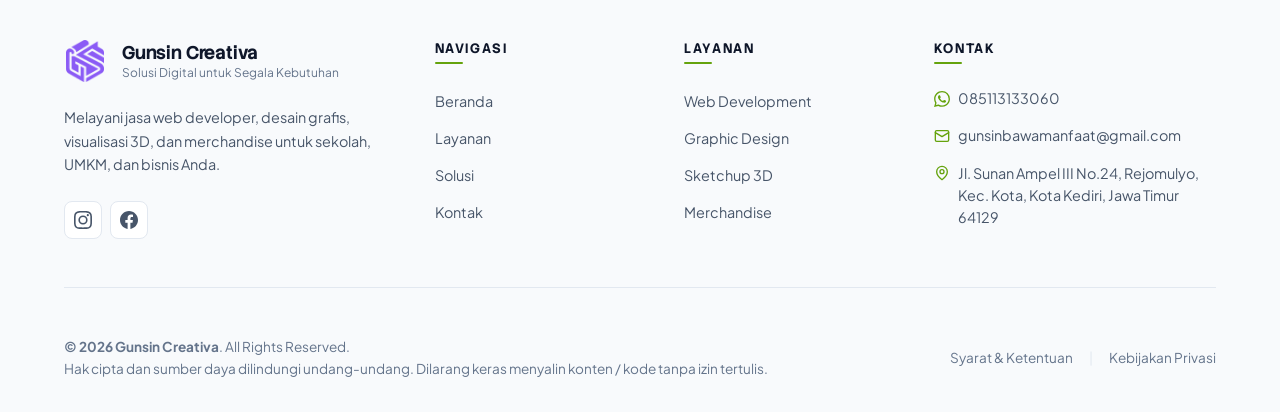
<file: promo-artist.html>
<!DOCTYPE html>
<html lang="id" data-theme="dark">
<head>
    <meta charset="UTF-8">
    <meta name="viewport" content="width=device-width, initial-scale=1.0">
    <title>Syarat & Ketentuan Promo Artist - Gunsin Creativa</title>

    <meta name="description" content="Syarat dan ketentuan lengkap promo landing page Rp 75.000 untuk artist indie. Program dukungan untuk musisi, ilustrator, fotografer, dan content creator.">
    <meta name="robots" content="noindex, follow">

    <link rel="canonical" href="https://www.gunsincreativa.my.id/promo-artist.html">

    <link rel="preconnect" href="https://fonts.googleapis.com">
    <link rel="preconnect" href="https://fonts.gstatic.com" crossorigin>
    <link href="https://fonts.googleapis.com/css2?family=Plus+Jakarta+Sans:wght@400;500;600;700;800&family=Stack+Sans+Headline:wght@400;500;600;700;800&display=swap" rel="stylesheet">

    <link rel="icon" href="assets/img/brand/favicon.ico" sizes="any">
    <link rel="icon" type="image/png" sizes="32x32" href="assets/img/brand/favicon/favicon-32x32.png">
    <link rel="icon" type="image/png" sizes="16x16" href="assets/img/brand/favicon/favicon-16x16.png">
    <link rel="apple-touch-icon" sizes="180x180" href="assets/img/brand/favicon/apple-touch-icon.png">
    <link rel="manifest" href="assets/img/brand/favicon/site.webmanifest">
    <meta name="theme-color" content="#7c3aed">

    <!-- Anti-flash theme (harus sebelum CSS) -->
    <script>
        (function() {
            try {
                const saved = localStorage.getItem('gunsin-theme');
                const systemDark = window.matchMedia('(prefers-color-scheme: dark)').matches;
                const theme = saved || (systemDark ? 'dark' : 'light');
                document.documentElement.setAttribute('data-theme', theme);
            } catch (e) {
                document.documentElement.setAttribute('data-theme', 'dark');
            }
        })();
    </script>

    <link rel="stylesheet" href="assets/css/reset.css">
    <link rel="stylesheet" href="assets/css/variables.css">
    <link rel="stylesheet" href="assets/css/components.css">
    <link rel="stylesheet" href="assets/css/pages.css">
</head>
<body>
    <header id="site-header"></header>

    <main>
        <section class="page-hero">
            <div class="container">
                <nav class="breadcrumb" aria-label="Breadcrumb">
                    <a href="index.html">Beranda</a>
                    <span>/</span>
                    <a href="web-develop.html">Web Development</a>
                    <span>/</span>
                    <span>Promo Artist</span>
                </nav>

                <h1 class="page-hero-title">
                    Syarat & Ketentuan <span class="text-accent">Promo Artist</span>
                </h1>

                <p class="page-hero-subtitle">
                    Kami mendukung para artist indie Indonesia untuk go-digital dengan harga yang terjangkau.
                    Baca syarat dan ketentuan lengkap berikut sebelum mengambil promo.
                </p>

                <div class="page-hero-cta">
                    <a href="https://wa.me/6285113133060?text=Halo%2C%20saya%20artist%20indie%20dan%20ingin%20ambil%20promo"
                       class="btn btn-primary btn-lg" target="_blank" rel="noopener">
                        Chat via WhatsApp
                    </a>
                    <a href="web-develop.html" class="btn btn-outline btn-lg">
                        ← Kembali ke Web Develop
                    </a>
                </div>
            </div>
        </section>

        <section class="section">
            <div class="container container-narrow">

                <div class="tnc-intro">
                    <p>
                        Promo ini adalah bentuk <strong>dukungan nyata</strong> kami untuk artist indie 
                        Indonesia yang ingin tampil profesional di internet namun terkendala biaya. 
                        Kami percaya karya Anda layak dilihat lebih banyak orang.
                    </p>
                </div>

                <div class="tnc-list">

                    <article class="tnc-item">
                        <div class="tnc-number">01</div>
                        <div class="tnc-body">
                            <h2>Kualifikasi Artist</h2>
                            <p>Promo ini <strong>khusus untuk artist individu</strong> yang memenuhi kriteria berikut:</p>
                            <ul>
                                <li>Musisi, penyanyi, pencipta lagu, atau produser musik</li>
                                <li>Ilustrator, seniman digital, atau desainer grafis freelance</li>
                                <li>Fotografer, videografer, atau content creator</li>
                                <li>Penulis, podcaster, atau kreator konten lainnya</li>
                            </ul>
                        </div>
                    </article>

                    <article class="tnc-item">
                        <div class="tnc-number">02</div>
                        <div class="tnc-body">
                            <h2>Bukan Bagian dari Agensi</h2>
                            <p>Peserta promo <strong>tidak boleh terikat kontrak dengan agensi</strong>, label rekaman besar, atau manajemen artis. Promo ini murni untuk membantu artist <strong>independen</strong> yang mengelola kariernya sendiri.</p>
                            <p>Jika Anda bagian dari agensi, silakan hubungi kami untuk <a href="kontak.html">penawaran korporat terpisah</a>.</p>
                        </div>
                    </article>

                    <article class="tnc-item">
                        <div class="tnc-number">03</div>
                        <div class="tnc-body">
                            <h2>Kuota Terbatas</h2>
                            <p>Promo ini tersedia untuk <strong>10 artist pertama setiap bulan</strong>. Setelah kuota terpenuhi, pendaftaran akan ditutup sementara dan dibuka kembali bulan berikutnya.</p>
                            <p>Kami membatasi kuota agar setiap website yang kami kerjakan mendapat perhatian dan kualitas maksimal.</p>
                        </div>
                    </article>

                    <article class="tnc-item">
                        <div class="tnc-number">04</div>
                        <div class="tnc-body">
                            <h2>Harga & Cakupan</h2>
                            <ul>
                                <li><strong>Harga promo:</strong> Rp 75.000 (sekali bayar)</li>
                                <li><strong>Termasuk:</strong> Free domain <code>my.id</code> aktif 1 tahun + landing page profesional</li>
                                <li><strong>Setara:</strong> Hanya Rp 200 / hari — lebih murah dari segelas kopi</li>
                                <li><strong>Free support:</strong> 1 bulan penuh (perbaikan bug & update konten minor)</li>
                            </ul>
                            <p><strong>Catatan:</strong> Harga di luar pembelian domain name (kecuali Anda memilih opsi free domain <code>my.id</code> yang sudah termasuk).</p>
                        </div>
                    </article>

                    <article class="tnc-item">
                        <div class="tnc-number">05</div>
                        <div class="tnc-body">
                            <h2>Konten & Materi</h2>
                            <ul>
                                <li>Artist wajib menyediakan materi konten: foto, bio, karya, dan link sosial media</li>
                                <li>Kami akan mendesain landing page menggunakan materi yang Anda berikan</li>
                                <li>Anda memegang <strong>hak penuh</strong> atas karya yang Anda tampilkan</li>
                                <li>Kami hanya bertindak sebagai penyedia jasa pembuatan website</li>
                            </ul>
                        </div>
                    </article>

                    <article class="tnc-item">
                        <div class="tnc-number">06</div>
                        <div class="tnc-body">
                            <h2>Revisi & Perubahan</h2>
                            <ul>
                                <li>Revisi minor (ganti teks, foto, warna) gratis selama masa support 1 bulan</li>
                                <li>Revisi besar (ubah layout, tambah halaman) dikenakan biaya tambahan</li>
                                <li>Update konten setelah 1 bulan bisa dilakukan sendiri atau berlangganan paket maintenance</li>
                            </ul>
                        </div>
                    </article>

                    <article class="tnc-item">
                        <div class="tnc-number">07</div>
                        <div class="tnc-body">
                            <h2>Perpanjangan & Kepemilikan</h2>
                            <ul>
                                <li>Setelah 1 tahun, Anda bisa perpanjang domain <code>my.id</code> sendiri (±Rp 15.000-25.000/tahun)</li>
                                <li>Atau upgrade ke domain <code>.com</code> / <code>.id</code> dengan biaya tambahan</li>
                                <li><strong>Website tetap milik Anda</strong> sepenuhnya, termasuk source code & data</li>
                            </ul>
                        </div>
                    </article>

                    <article class="tnc-item">
                        <div class="tnc-number">08</div>
                        <div class="tnc-body">
                            <h2>Pembatalan & Refund</h2>
                            <ul>
                                <li>Promo bersifat <strong>final</strong> setelah DP dibayarkan</li>
                                <li>Refund tidak tersedia karena harga promo sudah sangat rendah</li>
                                <li>Jika kami gagal menyelesaikan website sesuai kesepakatan, dana akan dikembalikan penuh</li>
                            </ul>
                        </div>
                    </article>

                    <article class="tnc-item">
                        <div class="tnc-number">09</div>
                        <div class="tnc-body">
                            <h2>Perubahan Syarat & Ketentuan</h2>
                            <p>Gunsin Creativa berhak mengubah atau menghentikan promo ini kapan saja tanpa pemberitahuan sebelumnya. Syarat & ketentuan yang berlaku adalah yang tercantum pada halaman ini saat Anda melakukan pemesanan.</p>
                        </div>
                    </article>

                </div>

                <div class="tnc-cta-box">
                    <h2>Siap Ambil Promo?</h2>
                    <p>Pastikan Anda memenuhi syarat di atas. Chat kami sekarang untuk cek ketersediaan kuota bulan ini.</p>
                    <div class="tnc-cta-actions">
                        <a href="https://wa.me/6285113133060?text=Halo%2C%20saya%20artist%20indie%20dan%20ingin%20ambil%20promo%20landing%20page%2075rb"
                           class="btn btn-primary btn-lg" target="_blank" rel="noopener">
                            Ambil Promo Sekarang
                        </a>
                        <a href="web-develop.html" class="btn btn-outline btn-lg">
                            Lihat Detail Promo
                        </a>
                    </div>
                </div>

            </div>
        </section>
    </main>

    <footer id="site-footer"></footer>

    <script src="data/site-config.js"></script>
    <script src="components/header.js" defer></script>
    <script src="components/footer.js" defer></script>
    <script src="assets/js/theme.js"></script>
    <script src="assets/js/main.js" defer></script>
</body>
</html>
</file>
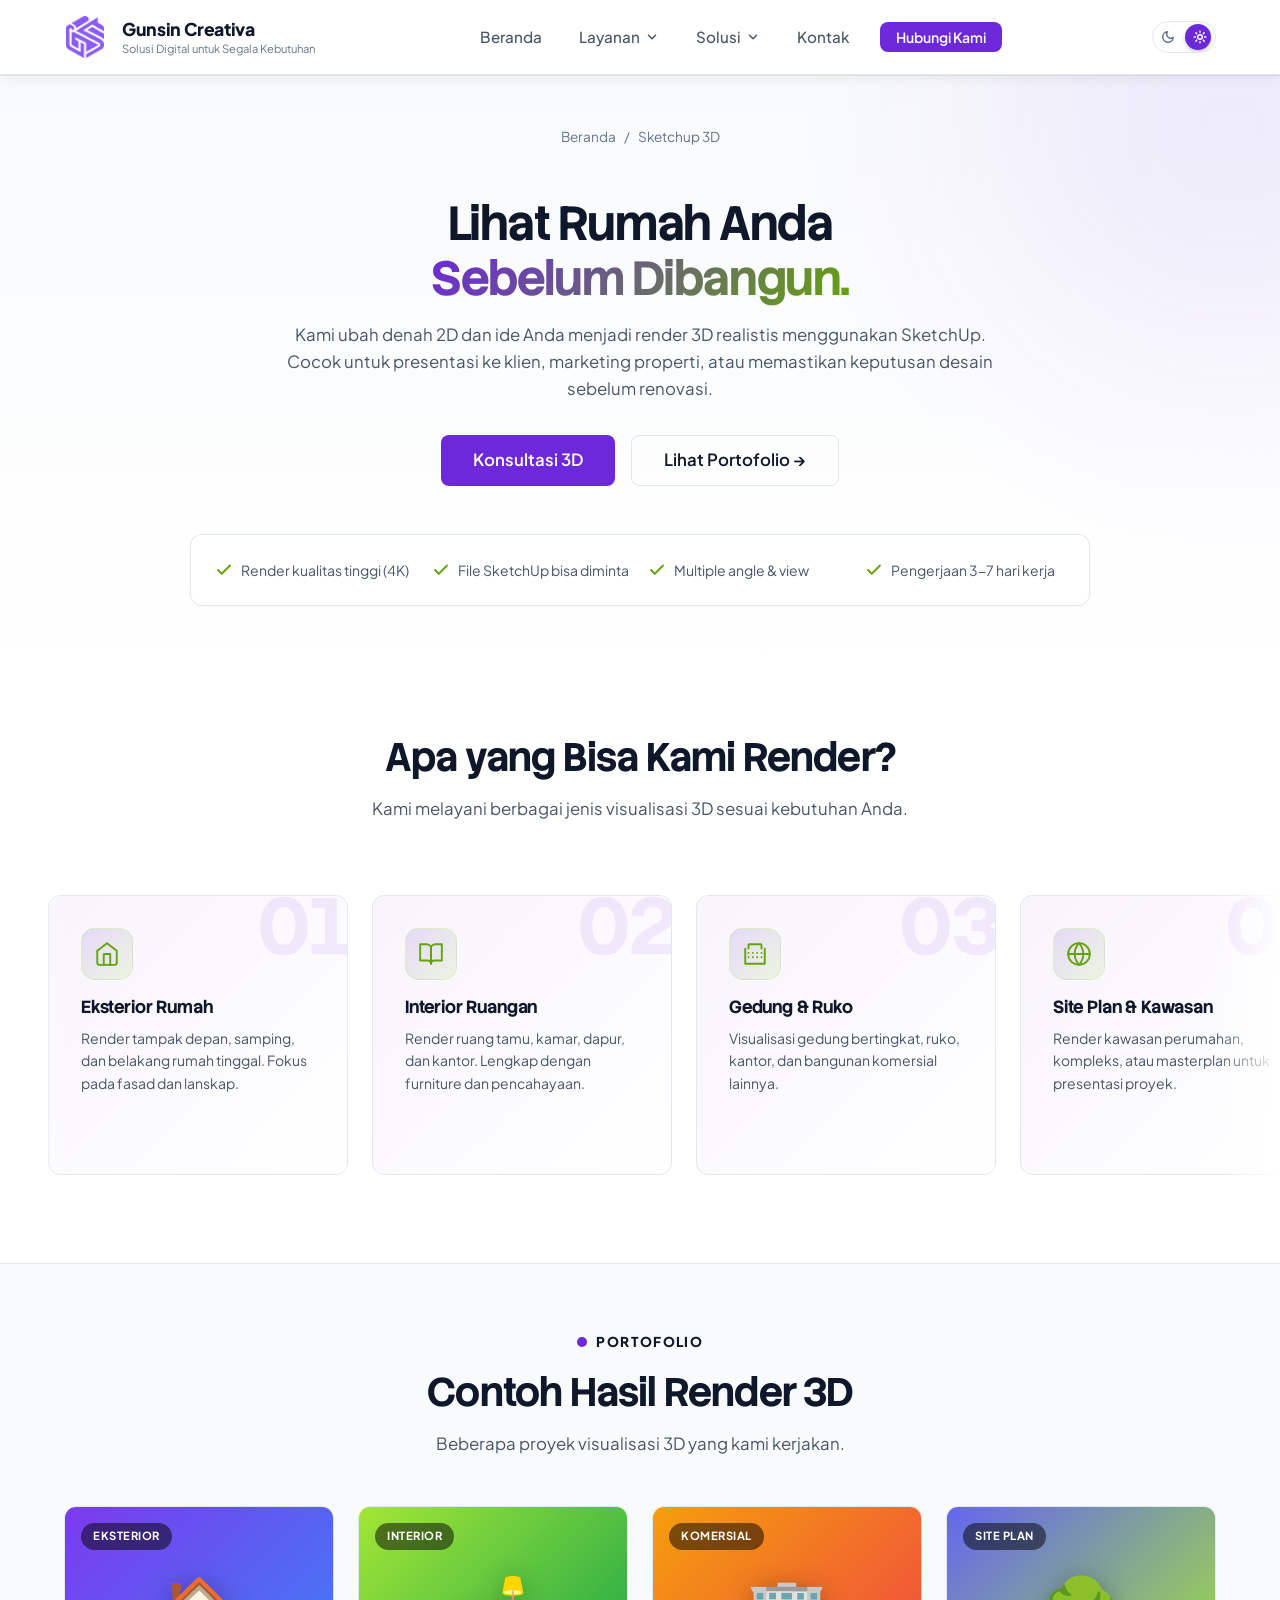
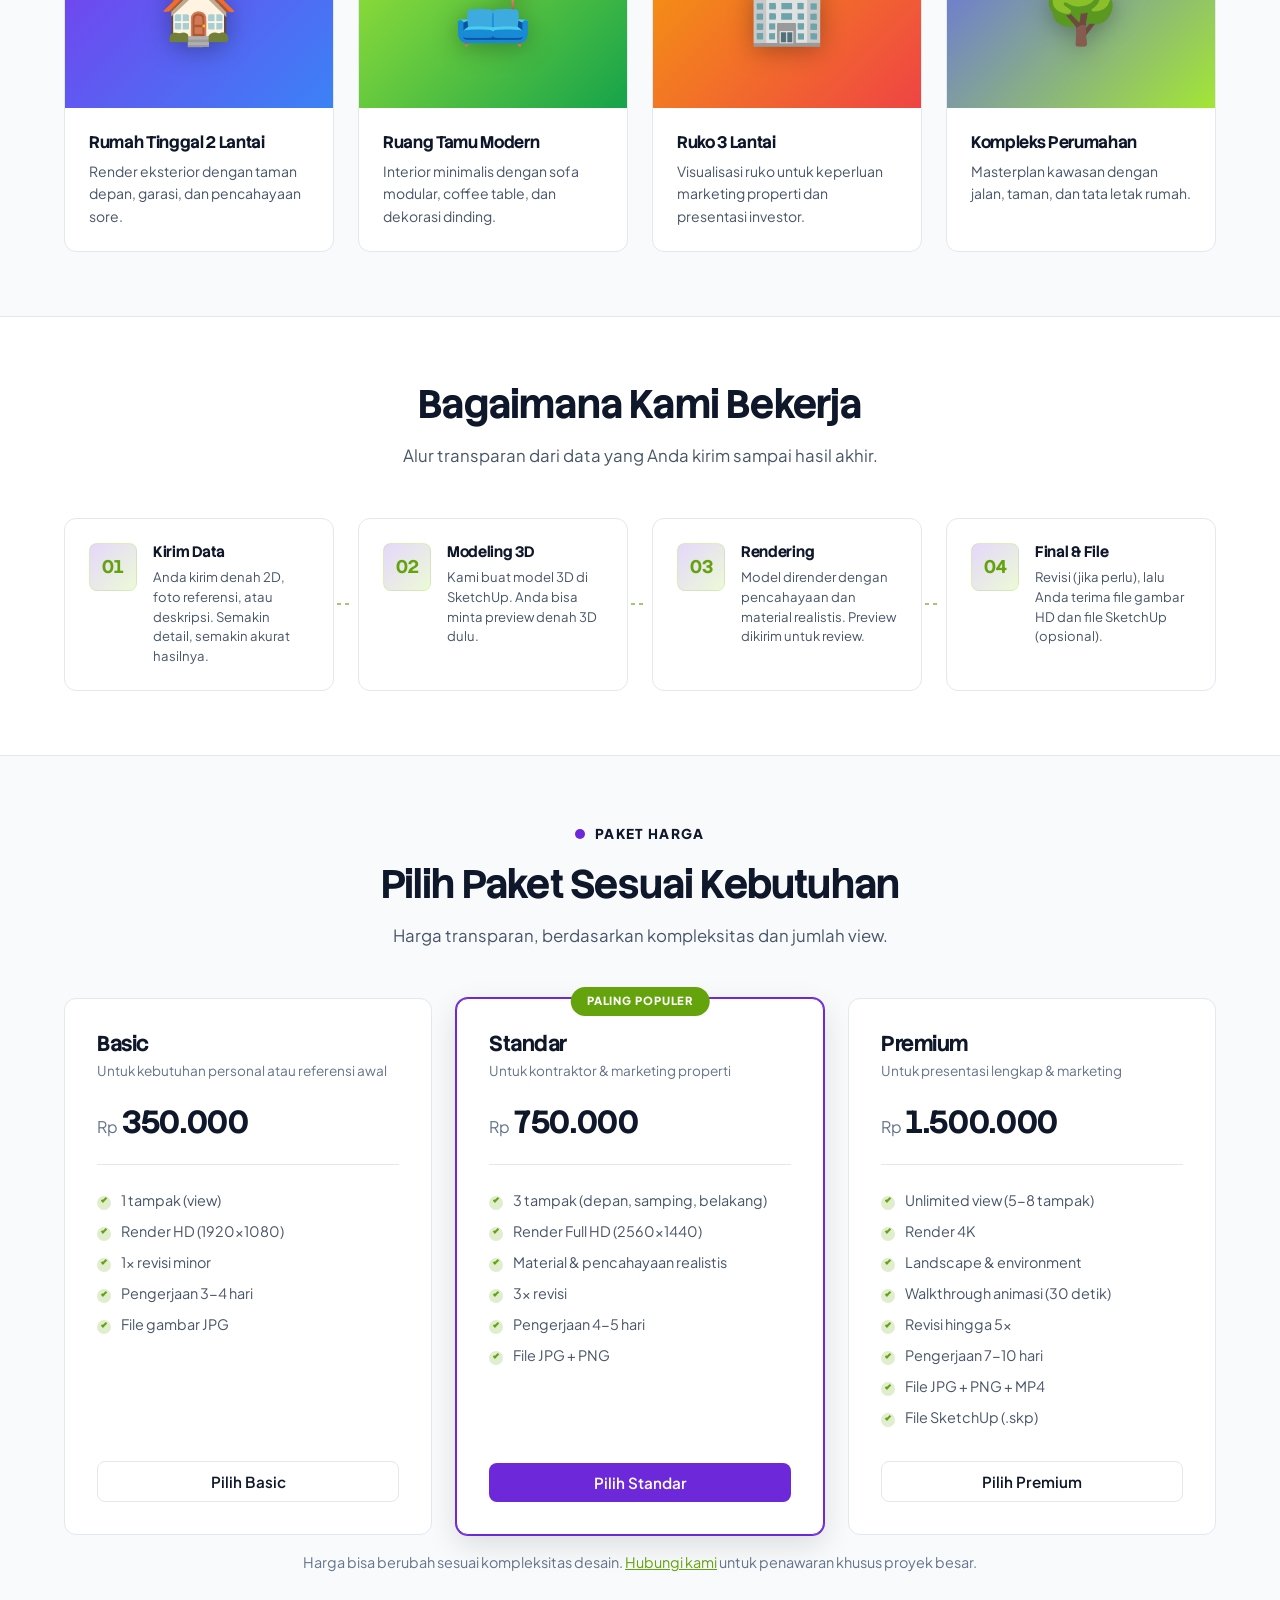
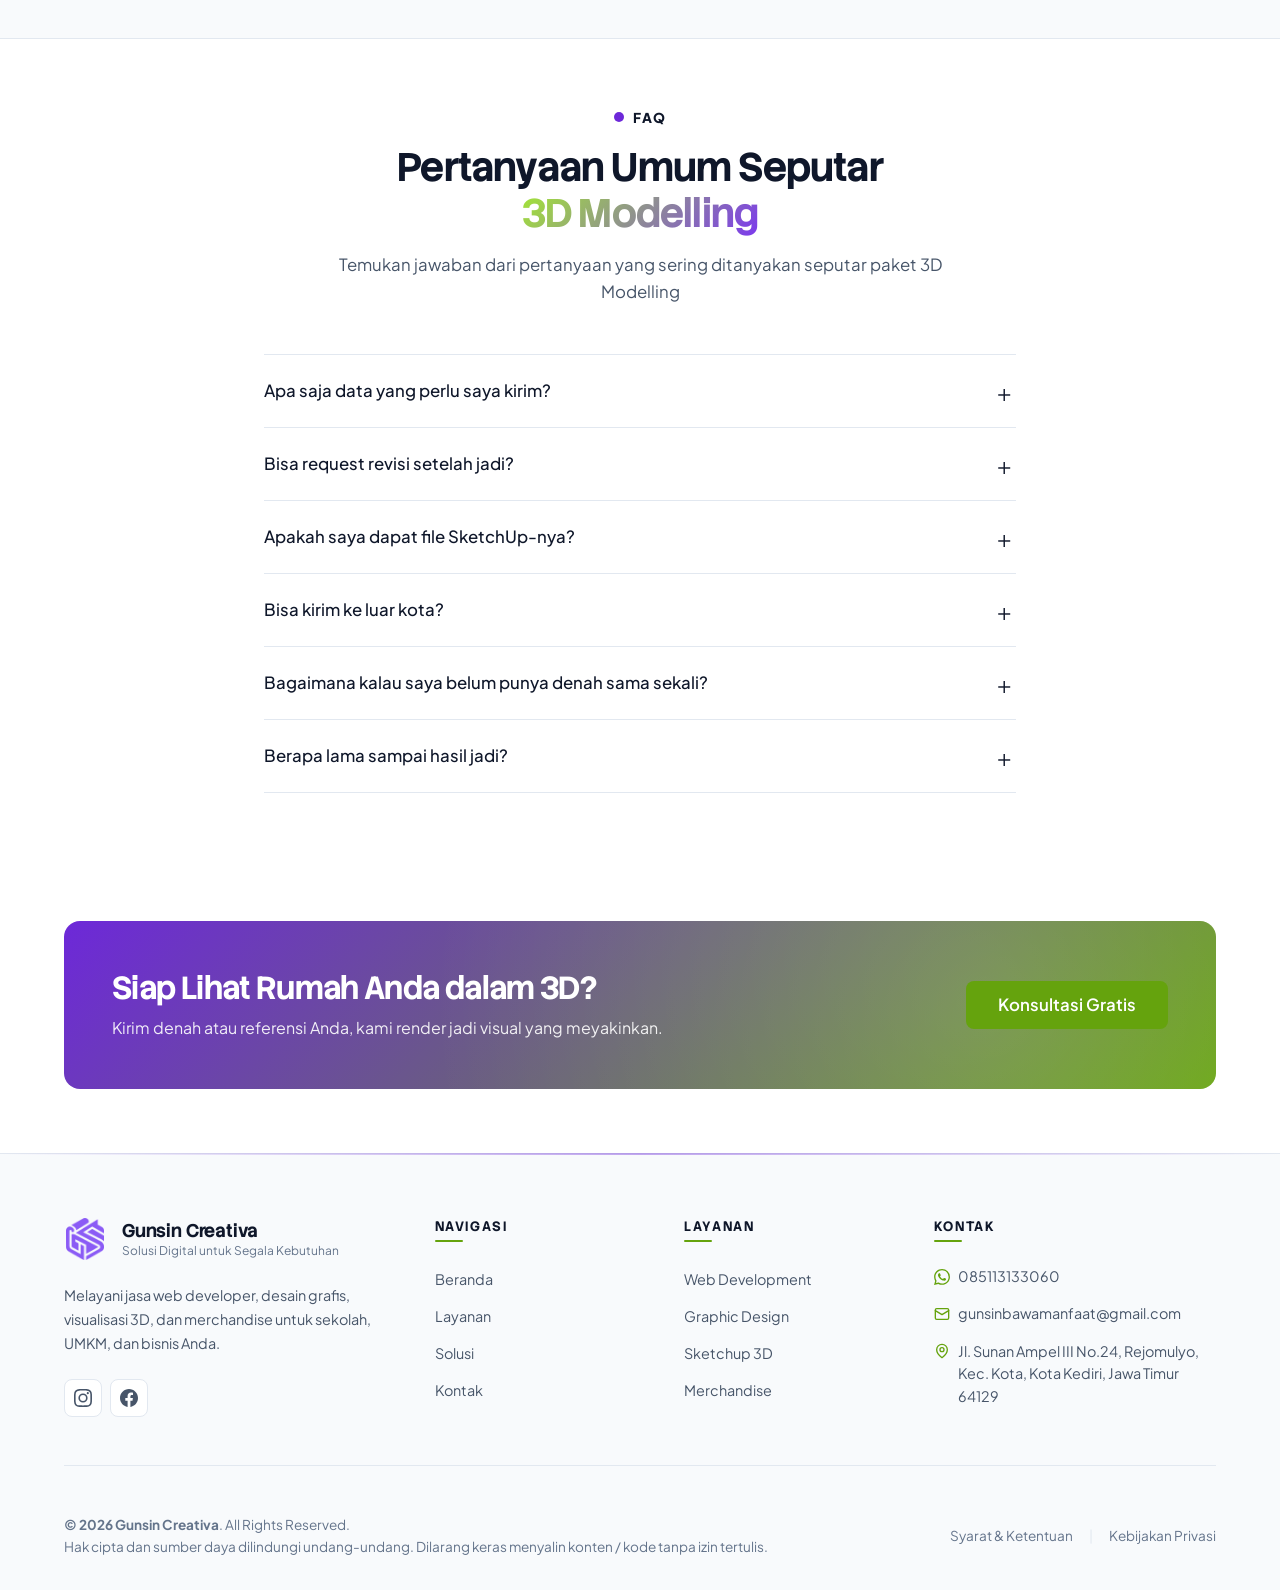
<file: sketchup.html>
<!DOCTYPE html>
<html lang="id" data-theme="dark">
<head>
    <meta charset="UTF-8">
    <meta name="viewport" content="width=device-width, initial-scale=1.0">
    <title>Jasa Sketchup 3D - Visualisasi Rumah & Bangunan | Gunsin Creativa</title>
    <link rel="canonical" href="https://www.gunsincreativa.my.id/sketchup.html">

    <meta name="description" content="Jasa visualisasi 3D rumah, gedung, dan interior menggunakan SketchUp. Render realistis untuk presentasi klien, marketing properti, dan izin bangunan.">
    <meta name="keywords" content="jasa sketchup kediri, render 3d rumah, visualisasi 3d, jasa 3d interior, desain rumah 3d, kontraktor kediri">

    <meta property="og:title" content="Jasa Sketchup 3D - Gunsin Creativa">
    <meta property="og:description" content="Visualisasi 3D rumah, gedung, dan interior dengan SketchUp. Render realistis untuk presentasi klien.">
    <meta property="og:type" content="website">
    <meta property="og:url" content="https://www.gunsincreativa.my.id/sketchup.html">
    <meta property="og:locale" content="id_ID">
    <meta property="og:image:width" content="1200">
    <meta property="og:image:height" content="630">
    <meta name="twitter:card" content="summary_large_image">
    <meta name="twitter:image" content="https://www.gunsincreativa.my.id/assets/img/og-image.jpg">

    <link rel="preconnect" href="https://fonts.googleapis.com">
    <link rel="preconnect" href="https://fonts.gstatic.com" crossorigin>
    <link href="https://fonts.googleapis.com/css2?family=Plus+Jakarta+Sans:wght@400;500;600;700;800&family=Stack+Sans+Headline:wght@400;500;600;700;800&display=swap" rel="stylesheet">

    <link rel="icon" href="assets/img/brand/favicon.ico" sizes="any">
    <link rel="icon" type="image/png" sizes="32x32" href="assets/img/brand/favicon/favicon-32x32.png">
    <link rel="icon" type="image/png" sizes="16x16" href="assets/img/brand/favicon/favicon-16x16.png">
    <link rel="apple-touch-icon" sizes="180x180" href="assets/img/brand/favicon/apple-touch-icon.png">
    <link rel="manifest" href="assets/img/brand/favicon/site.webmanifest">
    <meta name="theme-color" content="#7c3aed">

    <!-- Anti-flash theme (harus sebelum CSS) -->
    <script>
        (function() {
            try {
                const saved = localStorage.getItem('gunsin-theme');
                const systemDark = window.matchMedia('(prefers-color-scheme: dark)').matches;
                const theme = saved || (systemDark ? 'dark' : 'light');
                document.documentElement.setAttribute('data-theme', theme);
            } catch (e) {
                document.documentElement.setAttribute('data-theme', 'dark');
            }
        })();
    </script>

    <link rel="stylesheet" href="assets/css/reset.css">
    <link rel="stylesheet" href="assets/css/variables.css">
    <link rel="stylesheet" href="assets/css/components.css">
    <link rel="stylesheet" href="assets/css/pages.css">

    <script type="application/ld+json">
    {
    "@context": "https://schema.org",
    "@type": "Service",
    "serviceType": "3D Visualization",
    "provider": {
        "@type": "LocalBusiness",
        "name": "Gunsin Creativa",
        "url": "https://www.gunsincreativa.my.id"
    },
    "areaServed": {
        "@type": "Country",
        "name": "Indonesia"
    },
    "description": "Jasa gambar 3D sketchup murah terbaik. Gambar 3D rumah, Gudang, Kos, Kontrakan, Gedung sekolah dan lain-lain",
    "offers": {
        "@type": "AggregateOffer",
        "priceCurrency": "IDR",
        "lowPrice": "350000",
        "highPrice": "1500000",
        "offerCount": "3"
    }
    }
    </script>
</head>
<body>
    <header id="site-header"></header>

    <main>
        <!-- ============================================================
             PAGE HERO
             ============================================================ -->
        <section class="page-hero">
            <div class="container">
                <nav class="breadcrumb" aria-label="Breadcrumb">
                    <a href="index.html">Beranda</a>
                    <span>/</span>
                    <span>Sketchup 3D</span>
                </nav>

                <h1 class="page-hero-title">
                    Lihat Rumah Anda<br>
                    <span class="text-accent">Sebelum Dibangun.</span>
                </h1>

                <p class="page-hero-subtitle">
                    Kami ubah denah 2D dan ide Anda menjadi render 3D realistis menggunakan SketchUp. 
                    Cocok untuk presentasi ke klien, marketing properti, atau memastikan keputusan 
                    desain sebelum renovasi.
                </p>

                <div class="page-hero-cta">
                    <a href="https://wa.me/6285113133060?text=Halo%20Gunsin%20Creativa%2C%20saya%20ingin%20jasa%20render%203D"
                       class="btn btn-primary btn-lg" target="_blank" rel="noopener">
                        Konsultasi 3D
                    </a>
                    <a href="#portfolio" class="btn btn-outline btn-lg">
                        Lihat Portofolio →
                    </a>
                </div>

                <div class="page-hero-features">
                    <div class="ph-feature">
                        <svg xmlns="http://www.w3.org/2000/svg" viewBox="0 0 24 24" fill="none" stroke="currentColor" stroke-width="2.5" stroke-linecap="round" stroke-linejoin="round"><polyline points="20 6 9 17 4 12"/></svg>
                        <span>Render kualitas tinggi (4K)</span>
                    </div>
                    <div class="ph-feature">
                        <svg xmlns="http://www.w3.org/2000/svg" viewBox="0 0 24 24" fill="none" stroke="currentColor" stroke-width="2.5" stroke-linecap="round" stroke-linejoin="round"><polyline points="20 6 9 17 4 12"/></svg>
                        <span>File SketchUp bisa diminta</span>
                    </div>
                    <div class="ph-feature">
                        <svg xmlns="http://www.w3.org/2000/svg" viewBox="0 0 24 24" fill="none" stroke="currentColor" stroke-width="2.5" stroke-linecap="round" stroke-linejoin="round"><polyline points="20 6 9 17 4 12"/></svg>
                        <span>Multiple angle &amp; view</span>
                    </div>
                    <div class="ph-feature">
                        <svg xmlns="http://www.w3.org/2000/svg" viewBox="0 0 24 24" fill="none" stroke="currentColor" stroke-width="2.5" stroke-linecap="round" stroke-linejoin="round"><polyline points="20 6 9 17 4 12"/></svg>
                        <span>Pengerjaan 3-7 hari kerja</span>
                    </div>
                </div>
            </div>
        </section>

        <!-- ============================================================
             JENIS LAYANAN 3D — Auto-Scroll Slider
             ============================================================ -->
        <section class="section">
            <div class="container">
                <div class="section-header">
                    <h2 class="section-title">Apa yang Bisa Kami Render?</h2>
                    <p class="section-subtitle">
                        Kami melayani berbagai jenis visualisasi 3D sesuai kebutuhan Anda.
                    </p>
                </div>
            </div>

            <!-- Viewport slider -->
            <div class="web-types-viewport">
                <div class="web-types-track" id="renderTrack">

                    <article class="web-type-card" data-num="01">
                        <div class="web-type-icon">
                            <svg xmlns="http://www.w3.org/2000/svg" viewBox="0 0 24 24" fill="none" stroke="currentColor" stroke-width="1.75" stroke-linecap="round" stroke-linejoin="round"><path d="m3 9 9-7 9 7v11a2 2 0 0 1-2 2H5a2 2 0 0 1-2-2z"/><polyline points="9 22 9 12 15 12 15 22"/></svg>
                        </div>
                        <h3>Eksterior Rumah</h3>
                        <p>Render tampak depan, samping, dan belakang rumah tinggal. Fokus pada fasad dan lanskap.</p>
                    </article>

                    <article class="web-type-card" data-num="02">
                        <div class="web-type-icon">
                            <svg xmlns="http://www.w3.org/2000/svg" viewBox="0 0 24 24" fill="none" stroke="currentColor" stroke-width="1.75" stroke-linecap="round" stroke-linejoin="round"><path d="M2 3h6a4 4 0 0 1 4 4v14a3 3 0 0 0-3-3H2z"/><path d="M22 3h-6a4 4 0 0 0-4 4v14a3 3 0 0 1 3-3h7z"/></svg>
                        </div>
                        <h3>Interior Ruangan</h3>
                        <p>Render ruang tamu, kamar, dapur, dan kantor. Lengkap dengan furniture dan pencahayaan.</p>
                    </article>

                    <article class="web-type-card" data-num="03">
                        <div class="web-type-icon">
                            <svg xmlns="http://www.w3.org/2000/svg" viewBox="0 0 24 24" fill="none" stroke="currentColor" stroke-width="1.75" stroke-linecap="round" stroke-linejoin="round"><path d="M3 21h18M3 7v14M21 7v14M6 7V4a1 1 0 0 1 1-1h10a1 1 0 0 1 1 1v3"/><path d="M6 11h.01M10 11h.01M14 11h.01M18 11h.01M6 15h.01M10 15h.01M14 15h.01M18 15h.01"/></svg>
                        </div>
                        <h3>Gedung &amp; Ruko</h3>
                        <p>Visualisasi gedung bertingkat, ruko, kantor, dan bangunan komersial lainnya.</p>
                    </article>

                    <article class="web-type-card" data-num="04">
                        <div class="web-type-icon">
                            <svg xmlns="http://www.w3.org/2000/svg" viewBox="0 0 24 24" fill="none" stroke="currentColor" stroke-width="1.75" stroke-linecap="round" stroke-linejoin="round"><circle cx="12" cy="12" r="10"/><path d="M2 12h20M12 2a15.3 15.3 0 0 1 4 10 15.3 15.3 0 0 1-4 10 15.3 15.3 0 0 1-4-10 15.3 15.3 0 0 1 4-10z"/></svg>
                        </div>
                        <h3>Site Plan &amp; Kawasan</h3>
                        <p>Render kawasan perumahan, kompleks, atau masterplan untuk presentasi proyek.</p>
                    </article>

                    <article class="web-type-card" data-num="05">
                        <div class="web-type-icon">
                            <svg xmlns="http://www.w3.org/2000/svg" viewBox="0 0 24 24" fill="none" stroke="currentColor" stroke-width="1.75" stroke-linecap="round" stroke-linejoin="round"><rect x="3" y="3" width="18" height="18" rx="2"/><path d="M3 3l18 18M21 3L3 21"/></svg>
                        </div>
                        <h3>Denah 2D ke 3D</h3>
                        <p>Anda punya gambar denah 2D? Kami ubah jadi model 3D dan render realistis.</p>
                    </article>

                    <article class="web-type-card" data-num="06">
                        <div class="web-type-icon">
                            <svg xmlns="http://www.w3.org/2000/svg" viewBox="0 0 24 24" fill="none" stroke="currentColor" stroke-width="1.75" stroke-linecap="round" stroke-linejoin="round"><path d="M12 2v20M2 12h20"/><circle cx="12" cy="12" r="10"/></svg>
                        </div>
                        <h3>Walkthrough Animasi</h3>
                        <p>Video animasi berjalan mengelilingi rumah/ruangan. Untuk presentasi yang lebih meyakinkan.</p>
                    </article>

                </div>
            </div>
        </section>

        <!-- ============================================================
             PORTOFOLIO 3D
             ============================================================ -->
        <section class="section section-alt" id="portfolio">
            <div class="container">
                <div class="section-header">
                    <span class="section-label">Portofolio</span>
                    <h2 class="section-title">Contoh Hasil Render 3D</h2>
                    <p class="section-subtitle">
                        Beberapa proyek visualisasi 3D yang kami kerjakan.
                    </p>
                </div>

                <div class="portfolio-3d-grid">
                    <article class="portfolio-3d-card">
                        <div class="portfolio-3d-img" style="background: linear-gradient(135deg, #7c3aed 0%, #3b82f6 100%);">
                            <span class="portfolio-emoji">🏠</span>
                            <span class="portfolio-badge">Eksterior</span>
                        </div>
                        <div class="portfolio-3d-body">
                            <h3>Rumah Tinggal 2 Lantai</h3>
                            <p>Render eksterior dengan taman depan, garasi, dan pencahayaan sore.</p>
                        </div>
                    </article>

                    <article class="portfolio-3d-card">
                        <div class="portfolio-3d-img" style="background: linear-gradient(135deg, #a3e635 0%, #16a34a 100%);">
                            <span class="portfolio-emoji">🛋️</span>
                            <span class="portfolio-badge">Interior</span>
                        </div>
                        <div class="portfolio-3d-body">
                            <h3>Ruang Tamu Modern</h3>
                            <p>Interior minimalis dengan sofa modular, coffee table, dan dekorasi dinding.</p>
                        </div>
                    </article>

                    <article class="portfolio-3d-card">
                        <div class="portfolio-3d-img" style="background: linear-gradient(135deg, #f59e0b 0%, #ef4444 100%);">
                            <span class="portfolio-emoji">🏢</span>
                            <span class="portfolio-badge">Komersial</span>
                        </div>
                        <div class="portfolio-3d-body">
                            <h3>Ruko 3 Lantai</h3>
                            <p>Visualisasi ruko untuk keperluan marketing properti dan presentasi investor.</p>
                        </div>
                    </article>

                    <article class="portfolio-3d-card">
                        <div class="portfolio-3d-img" style="background: linear-gradient(135deg, #6366f1 0%, #a3e635 100%);">
                            <span class="portfolio-emoji">🌳</span>
                            <span class="portfolio-badge">Site Plan</span>
                        </div>
                        <div class="portfolio-3d-body">
                            <h3>Kompleks Perumahan</h3>
                            <p>Masterplan kawasan dengan jalan, taman, dan tata letak rumah.</p>
                        </div>
                    </article>
                </div>
            </div>
        </section>

        <!-- ============================================================
             PROSES KERJA 3D (2 kolom + dashed connector)
             ============================================================ -->
        <section class="section">
            <div class="container">
                <div class="section-header">
                    <h2 class="section-title">Bagaimana Kami Bekerja</h2>
                    <p class="section-subtitle">
                        Alur transparan dari data yang Anda kirim sampai hasil akhir.
                    </p>
                </div>

                <div class="process-grid">
                    <div class="process-step">
                        <div class="process-number">01</div>
                        <div class="process-body">
                            <h3>Kirim Data</h3>
                            <p>Anda kirim denah 2D, foto referensi, atau deskripsi. Semakin detail, semakin akurat hasilnya.</p>
                        </div>
                    </div>
                    <div class="process-step">
                        <div class="process-number">02</div>
                        <div class="process-body">
                            <h3>Modeling 3D</h3>
                            <p>Kami buat model 3D di SketchUp. Anda bisa minta preview denah 3D dulu.</p>
                        </div>
                    </div>
                    <div class="process-step">
                        <div class="process-number">03</div>
                        <div class="process-body">
                            <h3>Rendering</h3>
                            <p>Model dirender dengan pencahayaan dan material realistis. Preview dikirim untuk review.</p>
                        </div>
                    </div>
                    <div class="process-step">
                        <div class="process-number">04</div>
                        <div class="process-body">
                            <h3>Final &amp; File</h3>
                            <p>Revisi (jika perlu), lalu Anda terima file gambar HD dan file SketchUp (opsional).</p>
                        </div>
                    </div>
                </div>
            </div>
        </section>

        <!-- ============================================================
             PAKET HARGA 3D
             ============================================================ -->
        <section class="section section-alt" id="paket">
            <div class="container">
                <div class="section-header">
                    <span class="section-label">Paket Harga</span>
                    <h2 class="section-title">Pilih Paket Sesuai Kebutuhan</h2>
                    <p class="section-subtitle">
                        Harga transparan, berdasarkan kompleksitas dan jumlah view.
                    </p>
                </div>

                <div class="pricing-grid">
                    <article class="pricing-card">
                        <h3 class="pricing-name">Basic</h3>
                        <p class="pricing-desc">Untuk kebutuhan personal atau referensi awal</p>
                        <div class="pricing-price">
                            <span class="price-currency">Rp</span>
                            <span class="price-value">350.000</span>
                        </div>
                        <ul class="pricing-features">
                            <li>1 tampak (view)</li>
                            <li>Render HD (1920×1080)</li>
                            <li>1x revisi minor</li>
                            <li>Pengerjaan 3-4 hari</li>
                            <li>File gambar JPG</li>
                        </ul>
                        <a href="https://wa.me/6285113133060?text=Halo%2C%20saya%20tertarik%20paket%20Basic%203D"
                           class="btn btn-outline btn-block" target="_blank" rel="noopener">
                            Pilih Basic
                        </a>
                    </article>

                    <article class="pricing-card pricing-featured">
                        <span class="pricing-badge">Paling Populer</span>
                        <h3 class="pricing-name">Standar</h3>
                        <p class="pricing-desc">Untuk kontraktor &amp; marketing properti</p>
                        <div class="pricing-price">
                            <span class="price-currency">Rp</span>
                            <span class="price-value">750.000</span>
                        </div>
                        <ul class="pricing-features">
                            <li>3 tampak (depan, samping, belakang)</li>
                            <li>Render Full HD (2560×1440)</li>
                            <li>Material &amp; pencahayaan realistis</li>
                            <li>3x revisi</li>
                            <li>Pengerjaan 4-5 hari</li>
                            <li>File JPG + PNG</li>
                        </ul>
                        <a href="https://wa.me/6285113133060?text=Halo%2C%20saya%20tertarik%20paket%20Standar%203D"
                           class="btn btn-primary btn-block" target="_blank" rel="noopener">
                            Pilih Standar
                        </a>
                    </article>

                    <article class="pricing-card">
                        <h3 class="pricing-name">Premium</h3>
                        <p class="pricing-desc">Untuk presentasi lengkap &amp; marketing</p>
                        <div class="pricing-price">
                            <span class="price-currency">Rp</span>
                            <span class="price-value">1.500.000</span>
                        </div>
                        <ul class="pricing-features">
                            <li>Unlimited view (5-8 tampak)</li>
                            <li>Render 4K</li>
                            <li>Landscape &amp; environment</li>
                            <li>Walkthrough animasi (30 detik)</li>
                            <li>Revisi hingga 5x</li>
                            <li>Pengerjaan 7-10 hari</li>
                            <li>File JPG + PNG + MP4</li>
                            <li>File SketchUp (.skp)</li>
                        </ul>
                        <a href="https://wa.me/6285113133060?text=Halo%2C%20saya%20tertarik%20paket%20Premium%203D"
                           class="btn btn-outline btn-block" target="_blank" rel="noopener">
                            Pilih Premium
                        </a>
                    </article>
                </div>

                <p class="pricing-note">
                    Harga bisa berubah sesuai kompleksitas desain. <a href="kontak.html">Hubungi kami</a> untuk penawaran khusus proyek besar.
                </p>
            </div>
        </section>

        <!-- ============================================================
             FAQ
             ============================================================ -->
        <section class="section">
            <div class="container container-narrow">
                <div class="section-header">
                    <span class="section-label">FAQ</span>
                    <h2 class="section-title">Pertanyaan Umum Seputar <span class="text-accent">3D Modelling</span></h2>
                    <p class="section-subtitle">Temukan jawaban dari pertanyaan yang sering ditanyakan seputar paket 3D Modelling</p>
                </div>

                <div class="faq-list">
                    <details class="faq-item">
                        <summary>Apa saja data yang perlu saya kirim?</summary>
                        <p>Minimal salah satu dari: denah 2D (gambar kerja), sketsa tangan, foto lokasi, atau referensi dari internet. Semakin lengkap, semakin akurat hasil render.</p>
                    </details>
                    <details class="faq-item">
                        <summary>Bisa request revisi setelah jadi?</summary>
                        <p>Tentu! Setiap paket memiliki kuota revisi. Revisi minor (warna, tekstur, sedikit pergeseran) biasanya dihitung lebih ringan dari revisi besar (ubah layout).</p>
                    </details>
                    <details class="faq-item">
                        <summary>Apakah saya dapat file SketchUp-nya?</summary>
                        <p>Untuk paket Premium, file `.skp` (SketchUp) disertakan. Untuk paket lain, bisa ditambahkan sebagai add-on sebesar Rp 200.000.</p>
                    </details>
                    <details class="faq-item">
                        <summary>Bisa kirim ke luar kota?</summary>
                        <p>Tentu! Kami sudah banyak mengerjakan proyek dari berbagai kota di Indonesia. Semua komunikasi dan pengiriman file dilakukan online.</p>
                    </details>
                    <details class="faq-item">
                        <summary>Bagaimana kalau saya belum punya denah sama sekali?</summary>
                        <p>Kami bisa bantu diskusikan konsepnya secara lisan/chat, lalu kami buat denah 3D-nya berdasarkan deskripsi dan referensi Anda. Ada biaya tambahan untuk konsultasi desain.</p>
                    </details>
                    <details class="faq-item">
                        <summary>Berapa lama sampai hasil jadi?</summary>
                        <p>Paket Basic: 3-4 hari. Standar: 4-5 hari. Premium: 7-10 hari. Waktu dihitung sejak data lengkap dan DP diterima.</p>
                    </details>
                </div>
            </div>
        </section>

        <!-- ============================================================
             CTA FINAL
             ============================================================ -->
        <section class="section">
            <div class="container">
                <div class="cta-box">
                    <div class="cta-content">
                        <h2>Siap Lihat Rumah Anda dalam 3D?</h2>
                        <p>Kirim denah atau referensi Anda, kami render jadi visual yang meyakinkan.</p>
                    </div>
                    <div class="cta-actions">
                        <a href="https://wa.me/6285113133060?text=Halo%20Gunsin%20Creativa%2C%20saya%20ingin%20jasa%20render%203D"
                           class="btn btn-secondary btn-lg" target="_blank" rel="noopener">
                            Konsultasi Gratis
                        </a>
                    </div>
                </div>
            </div>
        </section>
    </main>

    <footer id="site-footer"></footer>

    <script src="data/site-config.js"></script>
    <script src="components/header.js" defer></script>
    <script src="components/footer.js" defer></script>
    <script src="assets/js/theme.js"></script>
    <script src="assets/js/main.js" defer></script>

    <script>
        /* ============================================================
           LAYANAN 3D — Auto-Slide
           ============================================================ */
        (function () {
            const track = document.getElementById('renderTrack');
            if (!track) return;

            const items = track.children;
            const total = items.length;
            let index = 0;
            let intervalId;

            function getStepWidth() {
                const firstItem = items[0];
                if (!firstItem) return 0;
                const gap = parseFloat(getComputedStyle(track).gap) || 24;
                return firstItem.offsetWidth + gap;
            }

            function getMaxIndex() {
                const step = getStepWidth();
                if (!step) return 0;
                const viewport = track.parentElement.offsetWidth;
                const visibleCount = Math.max(1, Math.floor(viewport / step));
                return Math.max(0, total - visibleCount);
            }

            function step() {
                const stepWidth = getStepWidth();
                const maxIndex = getMaxIndex();

                index++;
                if (index > maxIndex) index = 0;

                track.style.transform = `translateX(-${index * stepWidth}px)`;
            }

            function start() {
                intervalId = setInterval(step, 3000);
            }

            function stop() {
                clearInterval(intervalId);
            }

            track.parentElement.addEventListener('mouseenter', stop);
            track.parentElement.addEventListener('mouseleave', start);

            let resizeTimer;
            window.addEventListener('resize', () => {
                clearTimeout(resizeTimer);
                resizeTimer = setTimeout(() => {
                    index = 0;
                    track.style.transform = 'translateX(0)';
                }, 200);
            });

            start();
        })();
    </script>
</body>
</html>
</file>
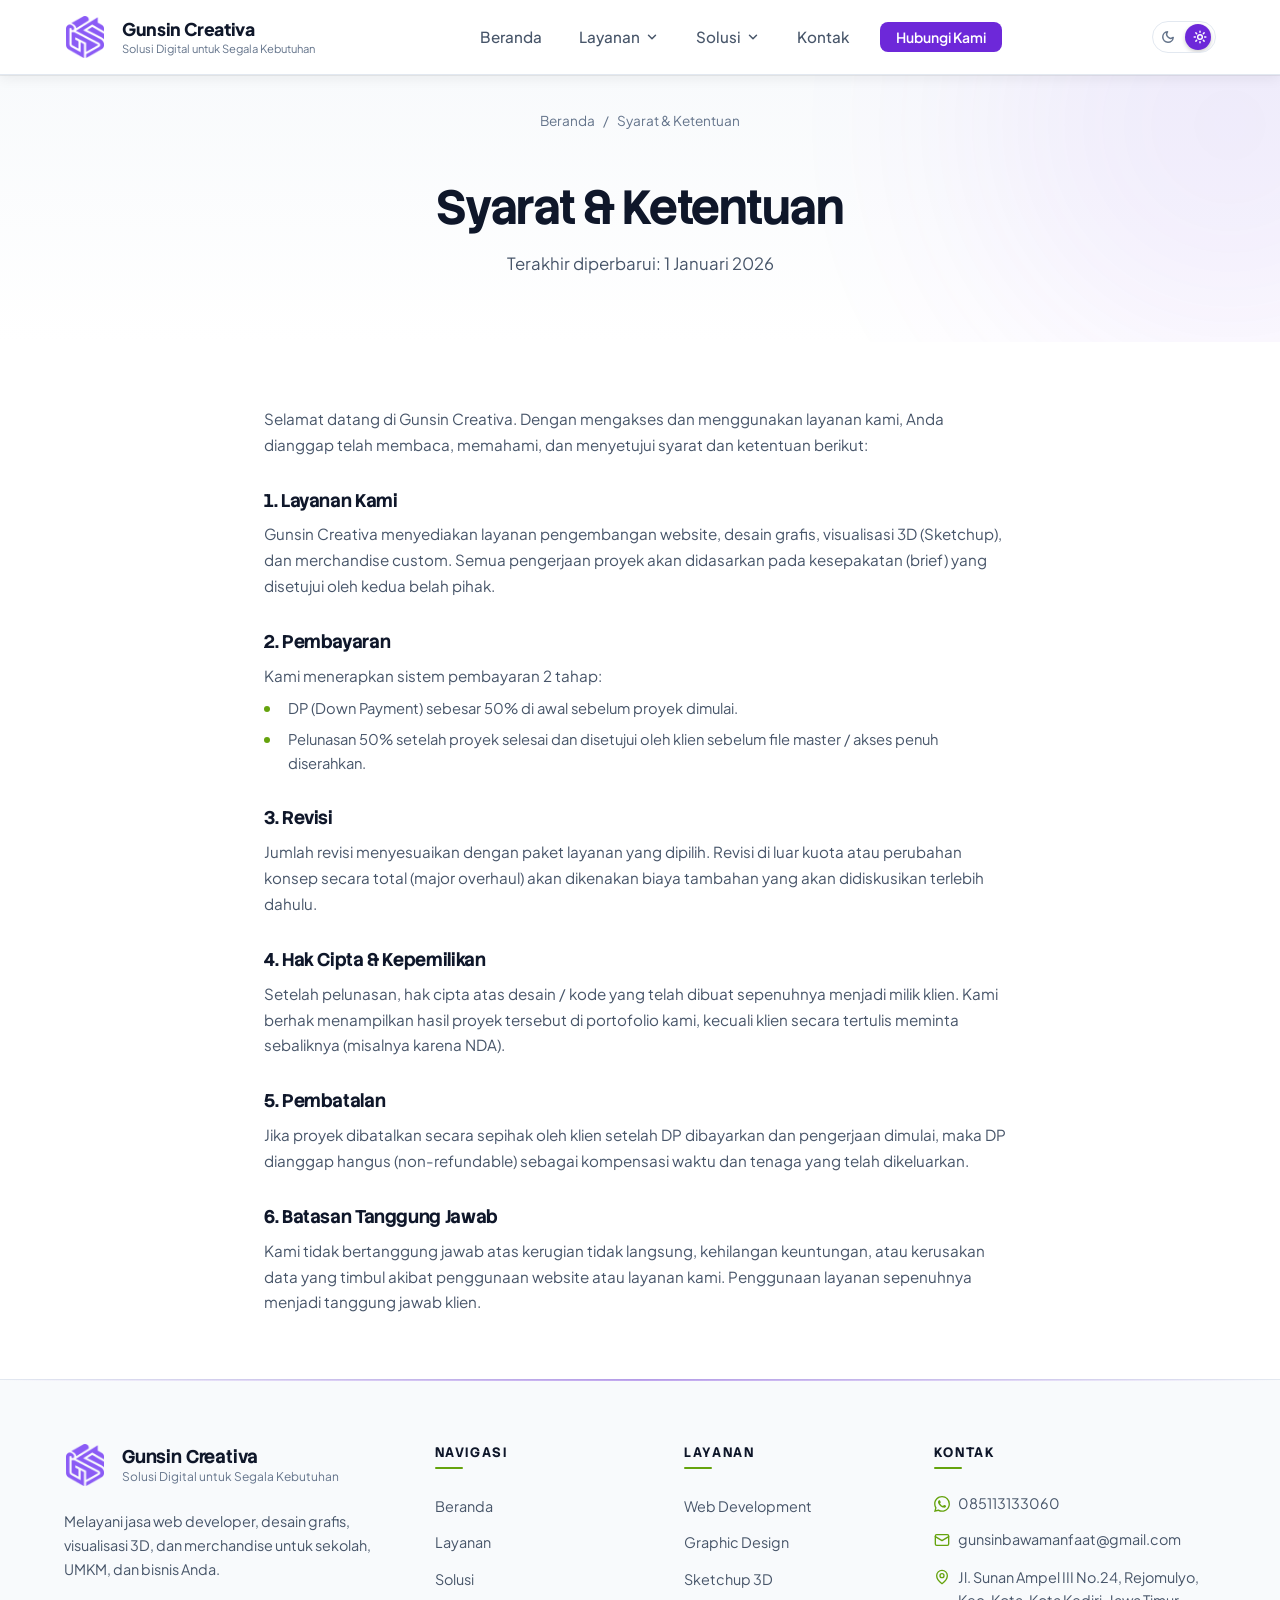
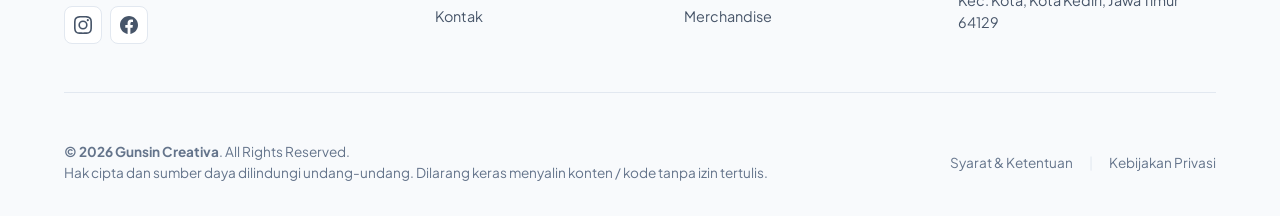
<file: syarat-ketentuan.html>
<!DOCTYPE html>
<html lang="id" data-theme="dark">
<head>
    <meta charset="UTF-8">
    <meta name="viewport" content="width=device-width, initial-scale=1.0">
    <title>Syarat & Ketentuan - Gunsin Creativa</title>
    <meta name="robots" content="noindex, follow">
    <link rel="canonical" href="https://www.gunsincreativa.my.id/syarat-ketentuan.html">

    <link rel="preconnect" href="https://fonts.googleapis.com">
    <link rel="preconnect" href="https://fonts.gstatic.com" crossorigin>
    <link href="https://fonts.googleapis.com/css2?family=Plus+Jakarta+Sans:wght@400;500;600;700;800&family=Stack+Sans+Headline:wght@400;500;600;700;800&family=JetBrains+Mono:wght@400;500&display=swap" rel="stylesheet">

    <link rel="icon" href="assets/img/brand/favicon.ico" sizes="any">
    <meta name="theme-color" content="#7c3aed">

    <script>
        (function() {
            try {
                const saved = localStorage.getItem('gunsin-theme');
                const systemDark = window.matchMedia('(prefers-color-scheme: dark)').matches;
                const theme = saved || (systemDark ? 'dark' : 'light');
                document.documentElement.setAttribute('data-theme', theme);
            } catch (e) {
                document.documentElement.setAttribute('data-theme', 'dark');
            }
        })();
    </script>

    <link rel="stylesheet" href="assets/css/reset.css">
    <link rel="stylesheet" href="assets/css/variables.css">
    <link rel="stylesheet" href="assets/css/components.css">
    <link rel="stylesheet" href="assets/css/pages.css">
</head>
<body>
    <header id="site-header"></header>

    <main>
        <section class="page-hero" style="padding: var(--space-xl) 0;">
            <div class="container">
                <nav class="breadcrumb" aria-label="Breadcrumb">
                    <a href="index.html">Beranda</a>
                    <span>/</span>
                    <span>Syarat & Ketentuan</span>
                </nav>
                <h1 class="page-hero-title">Syarat & Ketentuan</h1>
                <p class="page-hero-subtitle">Terakhir diperbarui: 1 Januari 2026</p>
            </div>
        </section>

        <section class="section">
            <div class="container container-narrow">
                <div class="tnc-body" style="font-size: 1rem;">
                    <p>Selamat datang di Gunsin Creativa. Dengan mengakses dan menggunakan layanan kami, Anda dianggap telah membaca, memahami, dan menyetujui syarat dan ketentuan berikut:</p>

                    <h2 style="margin-top: var(--space-xl);">1. Layanan Kami</h2>
                    <p>Gunsin Creativa menyediakan layanan pengembangan website, desain grafis, visualisasi 3D (Sketchup), dan merchandise custom. Semua pengerjaan proyek akan didasarkan pada kesepakatan (brief) yang disetujui oleh kedua belah pihak.</p>

                    <h2 style="margin-top: var(--space-xl);">2. Pembayaran</h2>
                    <p>Kami menerapkan sistem pembayaran 2 tahap:</p>
                    <ul>
                        <li>DP (Down Payment) sebesar 50% di awal sebelum proyek dimulai.</li>
                        <li>Pelunasan 50% setelah proyek selesai dan disetujui oleh klien sebelum file master / akses penuh diserahkan.</li>
                    </ul>

                    <h2 style="margin-top: var(--space-xl);">3. Revisi</h2>
                    <p>Jumlah revisi menyesuaikan dengan paket layanan yang dipilih. Revisi di luar kuota atau perubahan konsep secara total (major overhaul) akan dikenakan biaya tambahan yang akan didiskusikan terlebih dahulu.</p>

                    <h2 style="margin-top: var(--space-xl);">4. Hak Cipta & Kepemilikan</h2>
                    <p>Setelah pelunasan, hak cipta atas desain / kode yang telah dibuat sepenuhnya menjadi milik klien. Kami berhak menampilkan hasil proyek tersebut di portofolio kami, kecuali klien secara tertulis meminta sebaliknya (misalnya karena NDA).</p>

                    <h2 style="margin-top: var(--space-xl);">5. Pembatalan</h2>
                    <p>Jika proyek dibatalkan secara sepihak oleh klien setelah DP dibayarkan dan pengerjaan dimulai, maka DP dianggap hangus (non-refundable) sebagai kompensasi waktu dan tenaga yang telah dikeluarkan.</p>

                    <h2 style="margin-top: var(--space-xl);">6. Batasan Tanggung Jawab</h2>
                    <p>Kami tidak bertanggung jawab atas kerugian tidak langsung, kehilangan keuntungan, atau kerusakan data yang timbul akibat penggunaan website atau layanan kami. Penggunaan layanan sepenuhnya menjadi tanggung jawab klien.</p>
                </div>
            </div>
        </section>
    </main>

    <footer id="site-footer"></footer>

    <script src="data/site-config.js"></script>
    <script src="components/header.js" defer></script>
    <script src="components/footer.js" defer></script>
    <script src="assets/js/theme.js"></script>
    <script src="assets/js/main.js" defer></script>
</body>
</html>
</file>
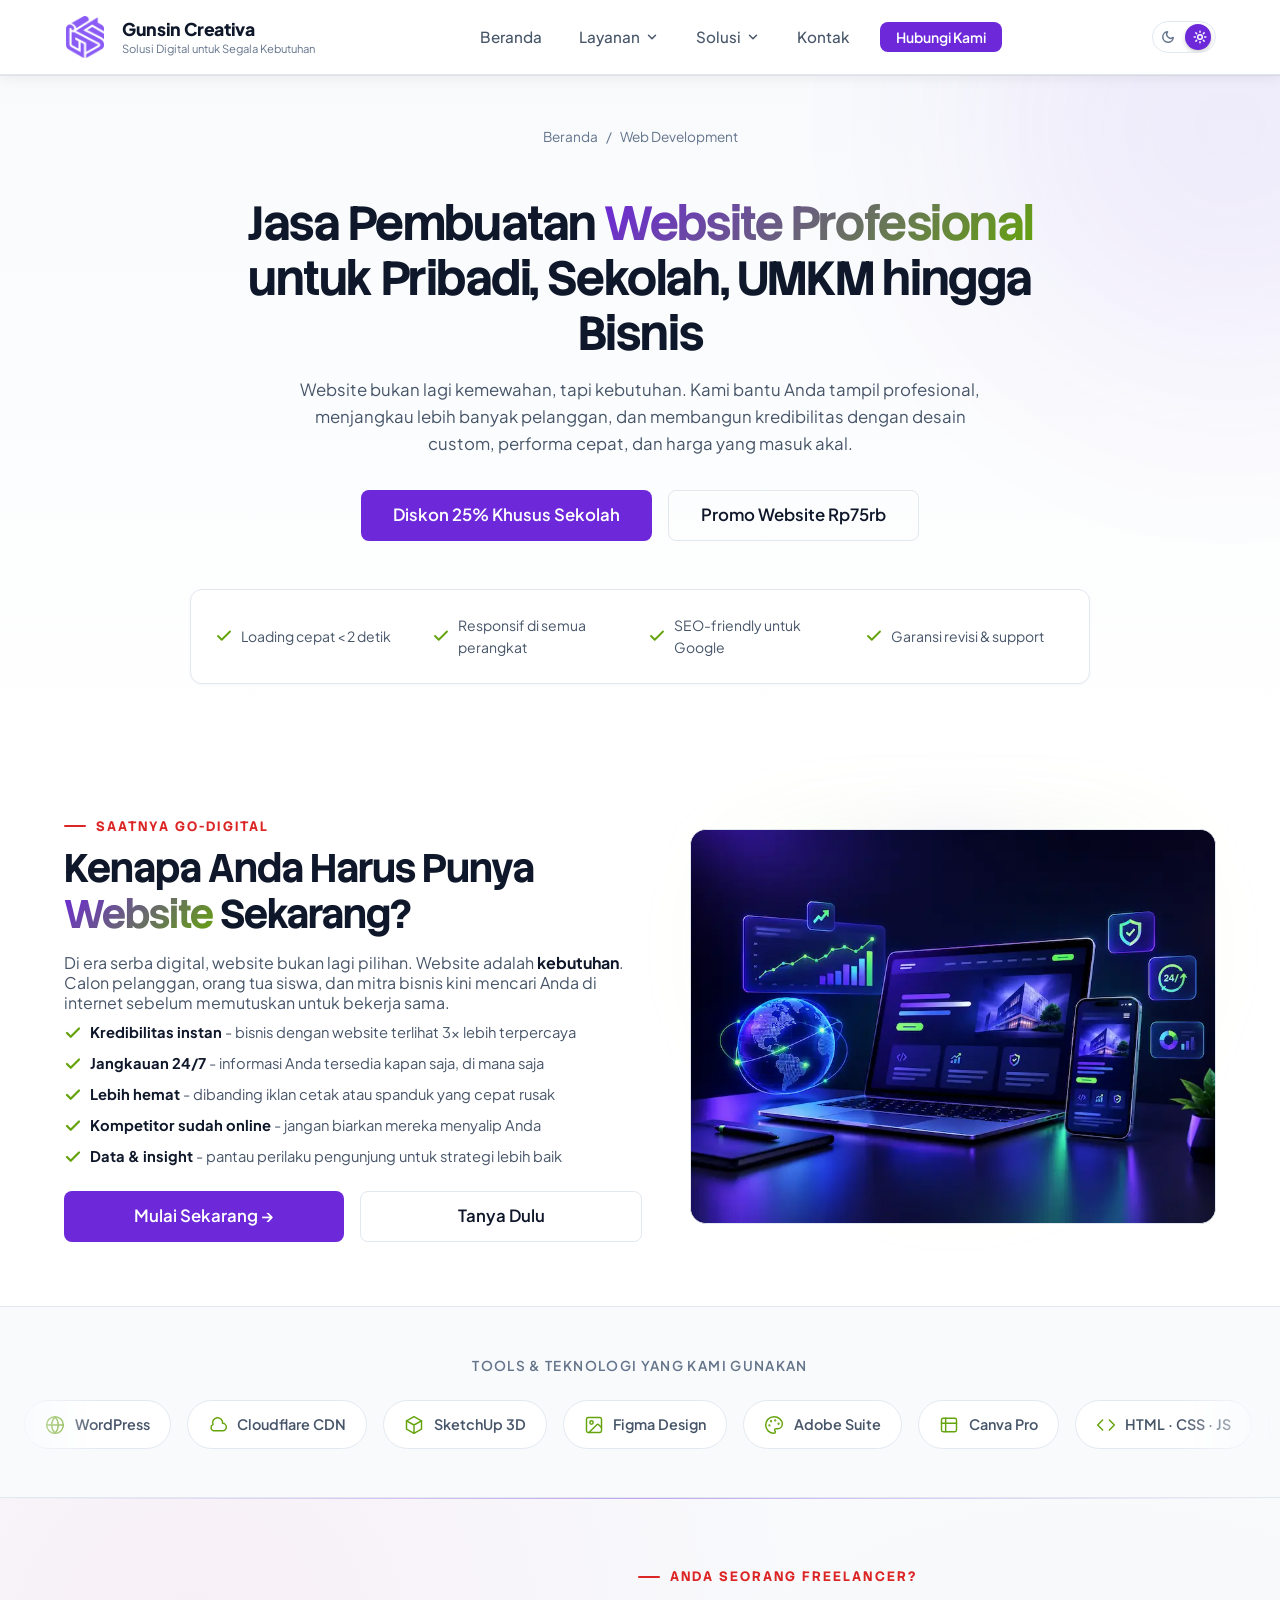
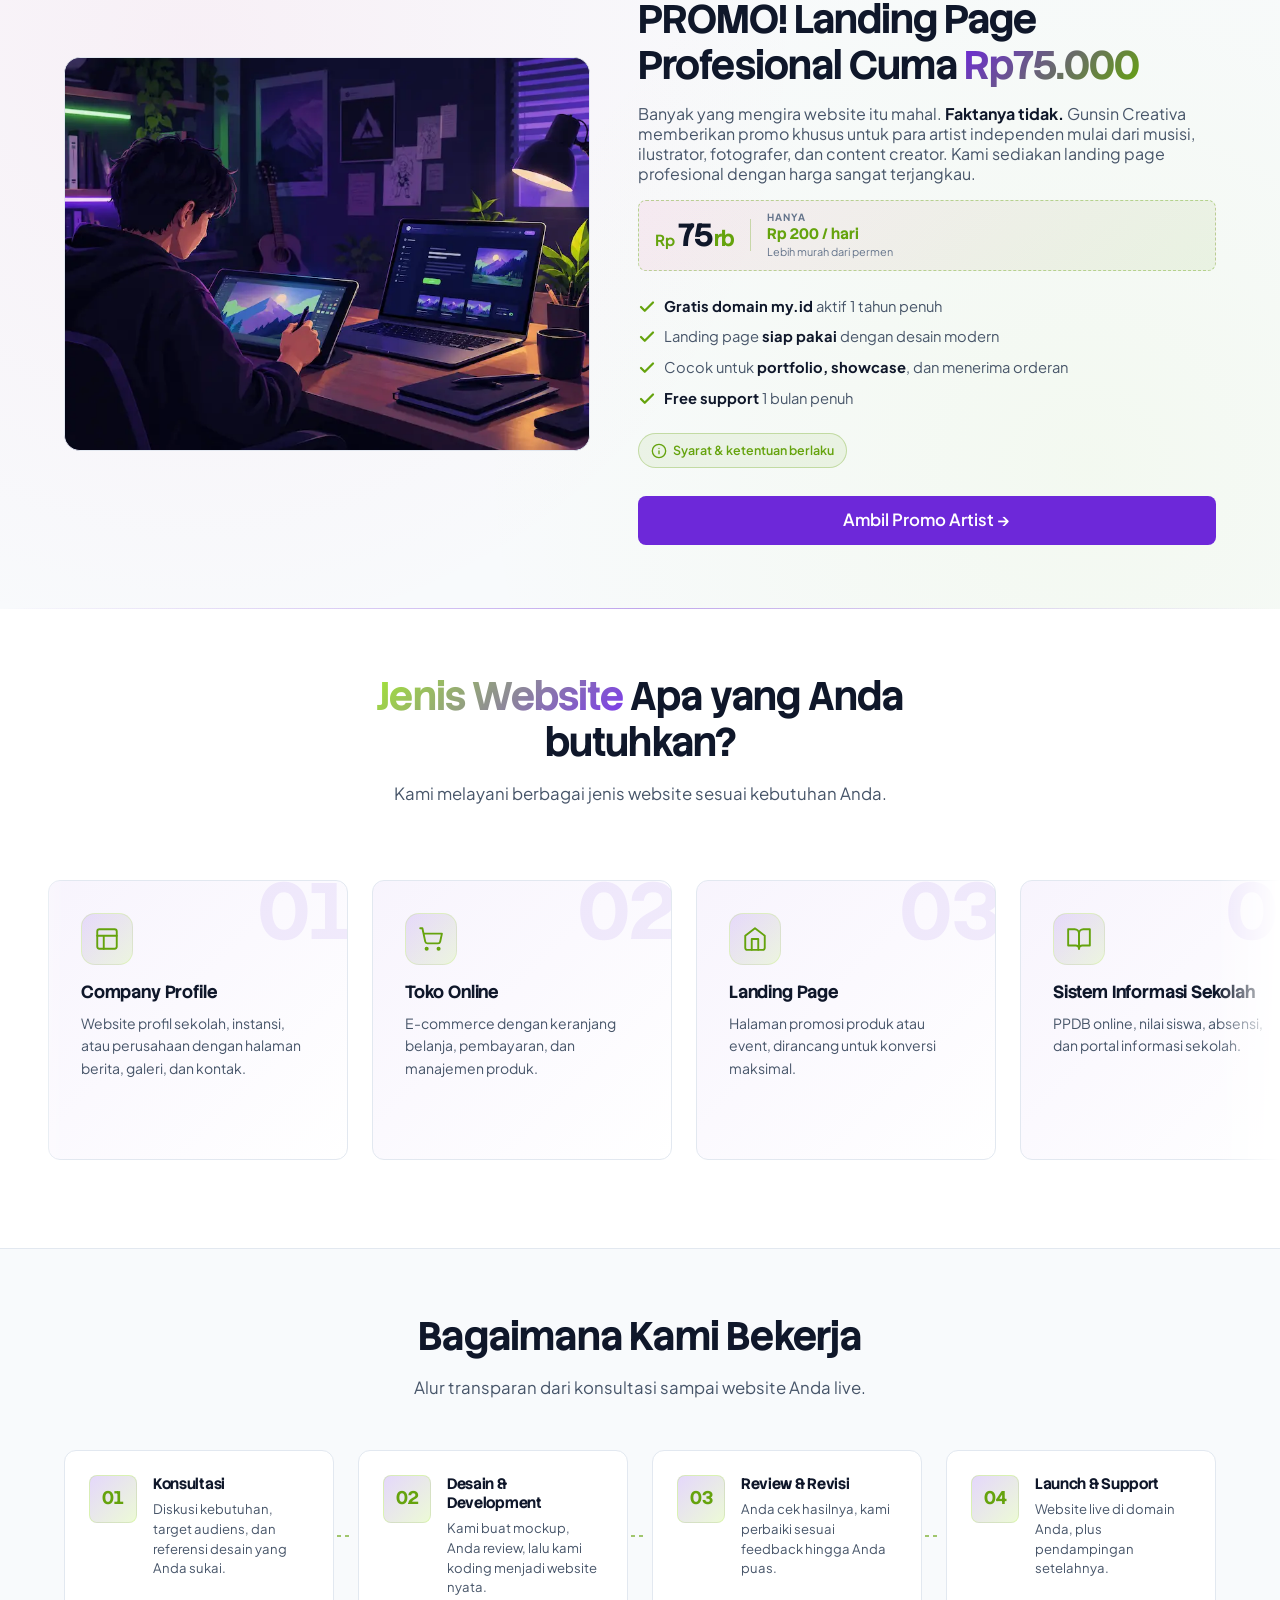
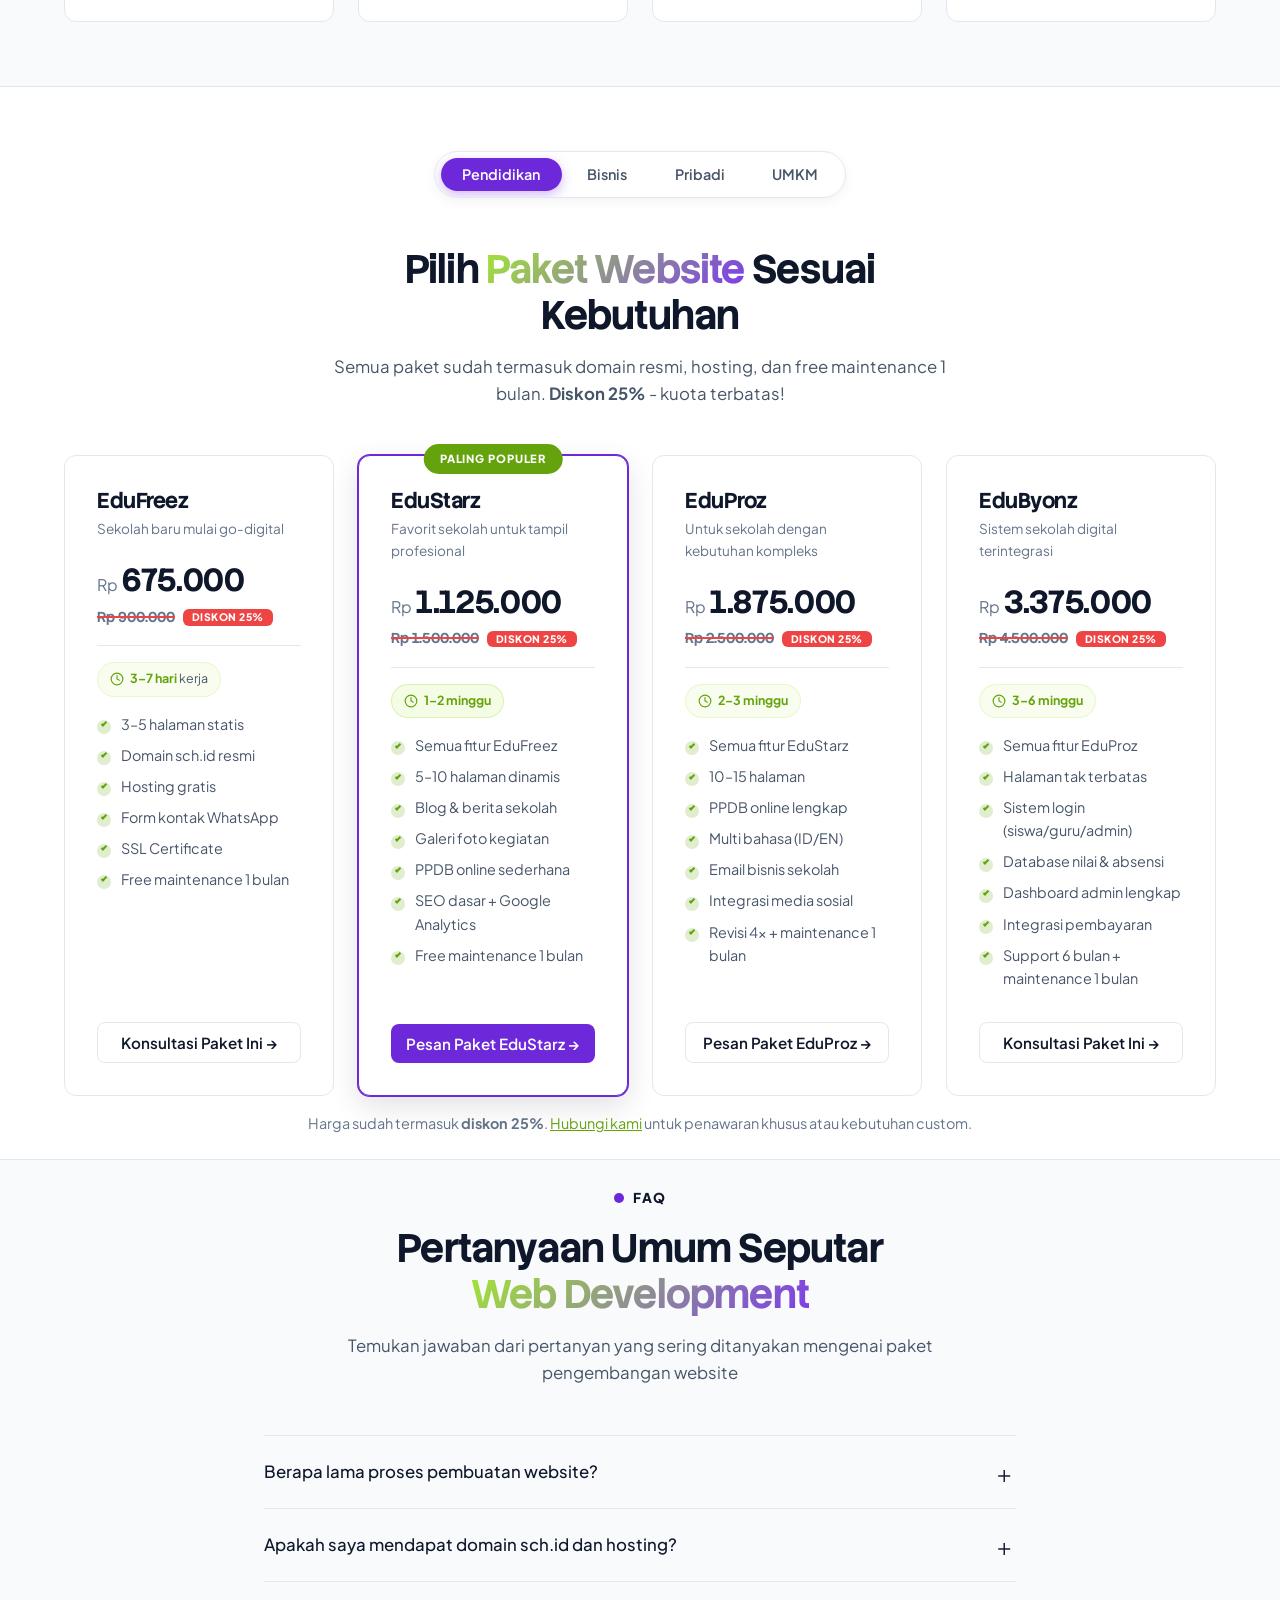
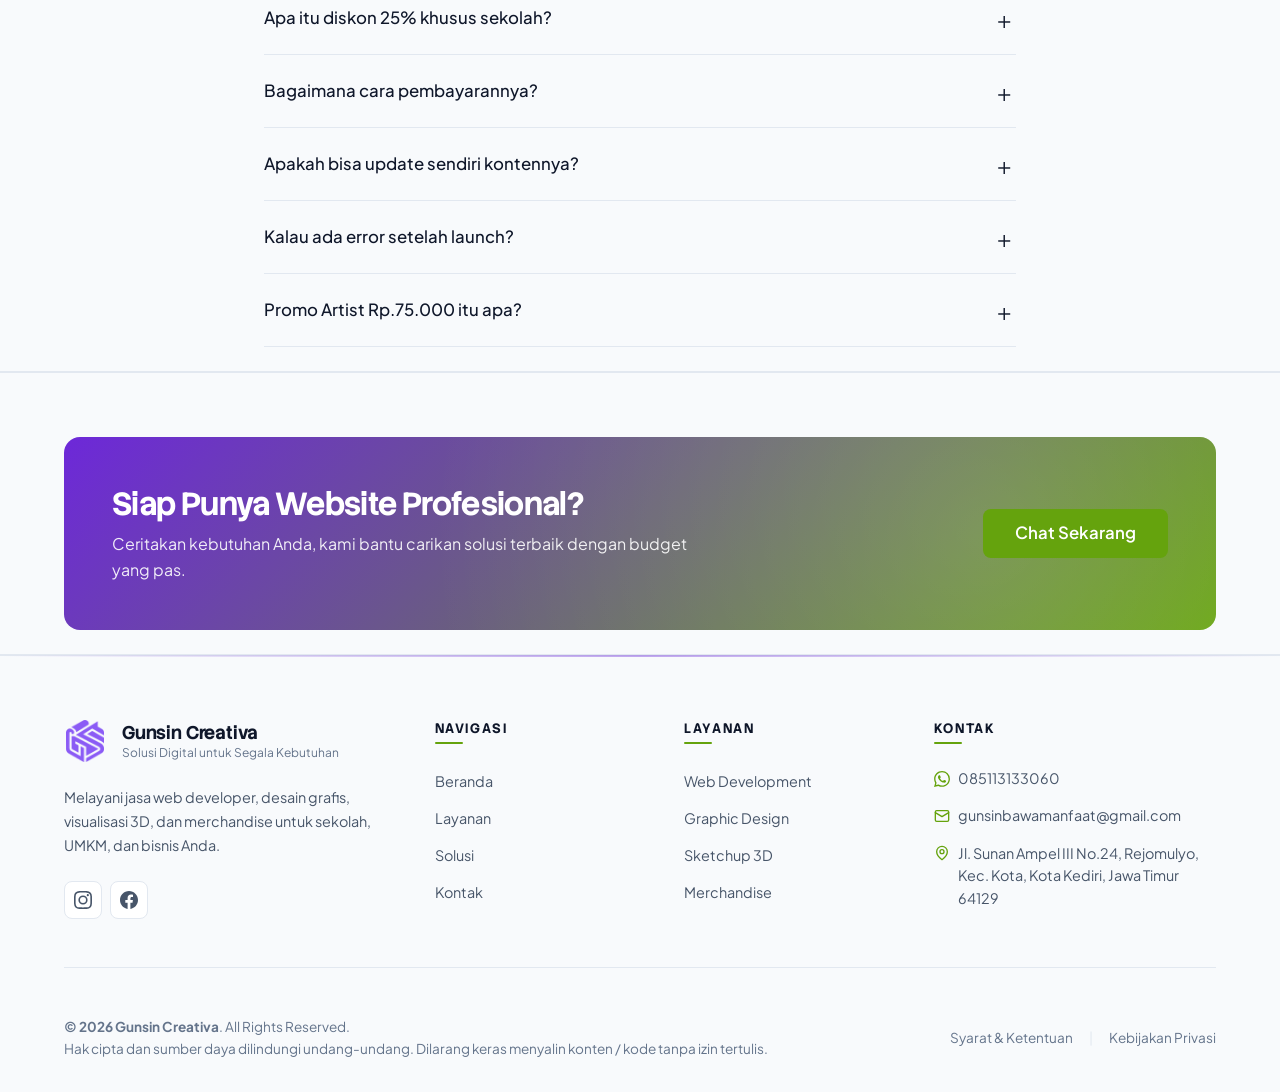
<file: web-develop.html>
<!DOCTYPE html>
<html lang="id" data-theme="dark">
<head>
    <meta charset="UTF-8">
    <meta name="viewport" content="width=device-width, initial-scale=1.0">
    <title>Jasa Web Development - Gunsin Creativa</title>
    <link rel="canonical" href="https://www.gunsincreativa.my.id/web-develop.html">

    <meta name="description" content="Jasa pembuatan website profesional untuk pribadi, sekolah, UMKM hingga bisnis. Mulai Rp 500.000. Diskon 25% khusus sekolah.">
    <meta name="keywords" content="jasa web kediri, jasa website sekolah, jasa website umkm, pembuatan website murah, web developer kediri, sch.id">

    <!-- Open Graph -->
    <meta property="og:title" content="Jasa Web Development - Gunsin Creativa">
    <meta property="og:description" content="Website modern, cepat, dan SEO-friendly untuk pribadi, sekolah, UMKM, dan bisnis.">
    <meta property="og:type" content="website">
    <meta property="og:url" content="https://www.gunsincreativa.my.id/web-develop.html">
    <meta property="og:locale" content="id_ID">
    <meta property="og:image" content="https://www.gunsincreativa.my.id/assets/img/og-image.jpg">
    <meta property="og:image:width" content="1200">
    <meta property="og:image:height" content="630">
    <meta name="twitter:card" content="summary_large_image">
    <meta name="twitter:image" content="https://www.gunsincreativa.my.id/assets/img/og-image.jpg">

    <!-- Google Fonts -->
    <link rel="preconnect" href="https://fonts.googleapis.com">
    <link rel="preconnect" href="https://fonts.gstatic.com" crossorigin>
    <link href="https://fonts.googleapis.com/css2?family=Plus+Jakarta+Sans:wght@400;500;600;700;800&family=Stack+Sans+Headline:wght@400;500;600;700;800&display=swap" rel="stylesheet">
    <link href="https://fonts.googleapis.com/css2?family=Stack+Sans+Headline:wght@200;300;400;500;600;700&display=swap" rel="stylesheet">

    <!-- Favicon -->
    <link rel="icon" href="assets/img/brand/favicon.ico" sizes="any">
    <link rel="icon" type="image/png" sizes="32x32" href="assets/img/brand/favicon/favicon-32x32.png">
    <link rel="icon" type="image/png" sizes="16x16" href="assets/img/brand/favicon/favicon-16x16.png">
    <link rel="apple-touch-icon" sizes="180x180" href="assets/img/brand/favicon/apple-touch-icon.png">
    <link rel="manifest" href="assets/img/brand/favicon/site.webmanifest">
    <meta name="theme-color" content="#7c3aed">

    <!-- Anti-flash theme (harus sebelum CSS) -->
    <script>
        (function() {
            try {
                const saved = localStorage.getItem('gunsin-theme');
                const systemDark = window.matchMedia('(prefers-color-scheme: dark)').matches;
                const theme = saved || (systemDark ? 'dark' : 'light');
                document.documentElement.setAttribute('data-theme', theme);
            } catch (e) {
                document.documentElement.setAttribute('data-theme', 'dark');
            }
        })();
    </script>

    <link rel="stylesheet" href="assets/css/reset.css">
    <link rel="stylesheet" href="assets/css/variables.css">
    <link rel="stylesheet" href="assets/css/components.css">
    <link rel="stylesheet" href="assets/css/pages.css">

    <script type="application/ld+json">
    {
    "@context": "https://schema.org",
    "@type": "Service",
    "serviceType": "Web Development",
    "provider": {
        "@type": "LocalBusiness",
        "name": "Gunsin Creativa",
        "url": "https://www.gunsincreativa.my.id"
    },
    "areaServed": {
        "@type": "Country",
        "name": "Indonesia"
    },
    "description": "Jasa pembuatan website profesional untuk pribadi, sekolah, UMKM, dan bisnis. Diskon 25% khusus sekolah.",
    "offers": {
        "@type": "AggregateOffer",
        "priceCurrency": "IDR",
        "lowPrice": "75000",
        "highPrice": "3500000",
        "offerCount": "4"
    }
    }
    </script>
</head>
<body>
    <header id="site-header"></header>

    <main>
        <!-- ============================================================
             1. PAGE HERO
             ============================================================ -->
        <section class="page-hero">
            <div class="container">
                <nav class="breadcrumb" aria-label="Breadcrumb">
                    <a href="index.html">Beranda</a>
                    <span>/</span>
                    <span>Web Development</span>
                </nav>

                <h1 class="page-hero-title">
                    Jasa Pembuatan <span class="text-accent">Website Profesional</span><br>
                    untuk Pribadi, Sekolah, UMKM hingga Bisnis
                </h1>

                <p class="page-hero-subtitle">
                    Website bukan lagi kemewahan, tapi kebutuhan. Kami bantu Anda tampil profesional, 
                    menjangkau lebih banyak pelanggan, dan membangun kredibilitas dengan desain custom, 
                    performa cepat, dan harga yang masuk akal.
                </p>

                <div class="page-hero-cta">
                    <a href="#sekolah" class="btn btn-primary btn-lg">
                        Diskon 25% Khusus Sekolah
                    </a>
                    <a href="#artist" class="btn btn-outline btn-lg">
                        Promo Website Rp75rb
                    </a>
                </div>

                <div class="page-hero-features">
                    <div class="ph-feature">
                        <svg xmlns="http://www.w3.org/2000/svg" viewBox="0 0 24 24" fill="none" stroke="currentColor" stroke-width="2.5" stroke-linecap="round" stroke-linejoin="round"><polyline points="20 6 9 17 4 12"/></svg>
                        <span>Loading cepat &lt; 2 detik</span>
                    </div>
                    <div class="ph-feature">
                        <svg xmlns="http://www.w3.org/2000/svg" viewBox="0 0 24 24" fill="none" stroke="currentColor" stroke-width="2.5" stroke-linecap="round" stroke-linejoin="round"><polyline points="20 6 9 17 4 12"/></svg>
                        <span>Responsif di semua perangkat</span>
                    </div>
                    <div class="ph-feature">
                        <svg xmlns="http://www.w3.org/2000/svg" viewBox="0 0 24 24" fill="none" stroke="currentColor" stroke-width="2.5" stroke-linecap="round" stroke-linejoin="round"><polyline points="20 6 9 17 4 12"/></svg>
                        <span>SEO-friendly untuk Google</span>
                    </div>
                    <div class="ph-feature">
                        <svg xmlns="http://www.w3.org/2000/svg" viewBox="0 0 24 24" fill="none" stroke="currentColor" stroke-width="2.5" stroke-linecap="round" stroke-linejoin="round"><polyline points="20 6 9 17 4 12"/></svg>
                        <span>Garansi revisi &amp; support</span>
                    </div>
                </div>
            </div>
        </section>

        <!-- ============================================================
             2. KENAPA HARUS PUNYA WEBSITE
             ============================================================ -->
        <section class="why-website">
            <div class="container">
                <div class="why-website-grid">

                    <div class="why-website-content">
                        <span class="edustarz-eyebrow">SAATNYA GO-DIGITAL</span>
                        <h2 class="edustarz-title">
                            Kenapa Anda Harus Punya <span class="edustarz-price-highlight">Website</span> Sekarang?
                        </h2>
                        <p class="edustarz-desc">
                            Di era serba digital, website bukan lagi pilihan. Website adalah <strong>kebutuhan</strong>. 
                            Calon pelanggan, orang tua siswa, dan mitra bisnis kini mencari Anda di internet 
                            sebelum memutuskan untuk bekerja sama.
                        </p>

                        <ul class="edustarz-features">
                            <li>
                                <svg viewBox="0 0 24 24" fill="none" stroke="currentColor" stroke-width="3" stroke-linecap="round" stroke-linejoin="round"><polyline points="20 6 9 17 4 12"/></svg>
                                <span><strong>Kredibilitas instan</strong> - bisnis dengan website terlihat 3x lebih terpercaya</span>
                            </li>
                            <li>
                                <svg viewBox="0 0 24 24" fill="none" stroke="currentColor" stroke-width="3" stroke-linecap="round" stroke-linejoin="round"><polyline points="20 6 9 17 4 12"/></svg>
                                <span><strong>Jangkauan 24/7</strong> - informasi Anda tersedia kapan saja, di mana saja</span>
                            </li>
                            <li>
                                <svg viewBox="0 0 24 24" fill="none" stroke="currentColor" stroke-width="3" stroke-linecap="round" stroke-linejoin="round"><polyline points="20 6 9 17 4 12"/></svg>
                                <span><strong>Lebih hemat</strong> - dibanding iklan cetak atau spanduk yang cepat rusak</span>
                            </li>
                            <li>
                                <svg viewBox="0 0 24 24" fill="none" stroke="currentColor" stroke-width="3" stroke-linecap="round" stroke-linejoin="round"><polyline points="20 6 9 17 4 12"/></svg>
                                <span><strong>Kompetitor sudah online</strong> - jangan biarkan mereka menyalip Anda</span>
                            </li>
                            <li>
                                <svg viewBox="0 0 24 24" fill="none" stroke="currentColor" stroke-width="3" stroke-linecap="round" stroke-linejoin="round"><polyline points="20 6 9 17 4 12"/></svg>
                                <span><strong>Data &amp; insight</strong> - pantau perilaku pengunjung untuk strategi lebih baik</span>
                            </li>
                        </ul>

                        <div class="edustarz-cta">
                            <a href="#sekolah" class="btn btn-primary btn-lg">
                                Mulai Sekarang →
                            </a>
                            <a href="kontak.html" class="btn btn-outline btn-lg">
                                Tanya Dulu
                            </a>
                        </div>
                    </div>

                    <div class="edustarz-visual">
                        <div class="edustarz-photo">
                            <img src="assets/img/why-website.webp"
                                 alt="Ilustrasi manfaat website untuk bisnis"
                                 width="600" height="450"
                                 loading="lazy"
                                 onerror="this.style.opacity='0'">
                        </div>
                    </div>

                </div>
            </div>
        </section>

        <!-- ============================================================
             TECH BADGES — Tools & Teknologi yang Kami Gunakan
             ============================================================ -->
        <section class="tech-badges" aria-label="Tools dan teknologi yang kami gunakan">
            <div class="container">
                <p class="tech-badges-label">Tools &amp; Teknologi yang Kami Gunakan</p>
            </div>

            <div class="tech-badges-viewport">
                <div class="tech-badges-track" id="techTrack">

                    <div class="tech-badge">
                        <svg viewBox="0 0 24 24" fill="none" stroke="currentColor" stroke-width="1.75" stroke-linecap="round" stroke-linejoin="round"><circle cx="12" cy="12" r="10"/><path d="M2 12h20M12 2a15.3 15.3 0 0 1 4 10 15.3 15.3 0 0 1-4 10 15.3 15.3 0 0 1-4-10 15.3 15.3 0 0 1 4-10z"/></svg>
                        <span>WordPress</span>
                    </div>

                    <div class="tech-badge">
                        <svg viewBox="0 0 24 24" fill="none" stroke="currentColor" stroke-width="1.75" stroke-linecap="round" stroke-linejoin="round"><path d="M17.5 19a4.5 4.5 0 1 0 0-9 6 6 0 1 0-11.5 1.5A4 4 0 0 0 6.5 19z"/></svg>
                        <span>Cloudflare CDN</span>
                    </div>

                    <div class="tech-badge">
                        <svg viewBox="0 0 24 24" fill="none" stroke="currentColor" stroke-width="1.75" stroke-linecap="round" stroke-linejoin="round"><path d="m12 2 9 5v10l-9 5-9-5V7z"/><path d="m12 12 9-5M12 12 3 7M12 12v10"/></svg>
                        <span>SketchUp 3D</span>
                    </div>

                    <div class="tech-badge">
                        <svg viewBox="0 0 24 24" fill="none" stroke="currentColor" stroke-width="1.75" stroke-linecap="round" stroke-linejoin="round"><rect x="3" y="3" width="18" height="18" rx="2"/><circle cx="9" cy="9" r="2"/><path d="m21 15-3.086-3.086a2 2 0 0 0-2.828 0L6 21"/></svg>
                        <span>Figma Design</span>
                    </div>

                    <div class="tech-badge">
                        <svg viewBox="0 0 24 24" fill="none" stroke="currentColor" stroke-width="1.75" stroke-linecap="round" stroke-linejoin="round"><circle cx="13.5" cy="6.5" r=".5" fill="currentColor"/><circle cx="17.5" cy="10.5" r=".5" fill="currentColor"/><circle cx="8.5" cy="7.5" r=".5" fill="currentColor"/><circle cx="6.5" cy="12.5" r=".5" fill="currentColor"/><path d="M12 2C6.5 2 2 6.5 2 12s4.5 10 10 10c.926 0 1.648-.746 1.648-1.688 0-.437-.18-.835-.437-1.125-.29-.289-.438-.652-.438-1.125a1.64 1.64 0 0 1 1.668-1.668h1.996c3.051 0 5.555-2.503 5.555-5.554C21.965 6.012 17.461 2 12 2z"/></svg>
                        <span>Adobe Suite</span>
                    </div>

                    <div class="tech-badge">
                        <svg viewBox="0 0 24 24" fill="none" stroke="currentColor" stroke-width="1.75" stroke-linecap="round" stroke-linejoin="round"><rect x="3" y="4" width="18" height="16" rx="2"/><path d="M3 10h18M8 4v16"/></svg>
                        <span>Canva Pro</span>
                    </div>

                    <div class="tech-badge">
                        <svg viewBox="0 0 24 24" fill="none" stroke="currentColor" stroke-width="1.75" stroke-linecap="round" stroke-linejoin="round"><polyline points="16 18 22 12 16 6"/><polyline points="8 6 2 12 8 18"/></svg>
                        <span>HTML · CSS · JS</span>
                    </div>

                    <div class="tech-badge">
                        <svg viewBox="0 0 24 24" fill="none" stroke="currentColor" stroke-width="1.75" stroke-linecap="round" stroke-linejoin="round"><line x1="18" y1="20" x2="18" y2="10"/><line x1="12" y1="20" x2="12" y2="4"/><line x1="6" y1="20" x2="6" y2="14"/></svg>
                        <span>Google Analytics</span>
                    </div>

                    <div class="tech-badge">
                        <svg viewBox="0 0 24 24" fill="none" stroke="currentColor" stroke-width="1.75" stroke-linecap="round" stroke-linejoin="round"><circle cx="18" cy="18" r="3"/><circle cx="6" cy="6" r="3"/><path d="M6 21V9a9 9 0 0 0 9 9"/></svg>
                        <span>GitHub</span>
                    </div>

                </div>
            </div>
        </section>

        <!-- ============================================================
             3. PROMO ARTIST LANDING PAGE
             ============================================================ -->
        <section class="artist-promo" id="artist">
            <div class="container">
                <div class="artist-promo-grid">

                    <div class="artist-promo-visual">
                        <div class="edustarz-photo">
                            <img src="assets/img/artist-promo.webp"
                                 alt="Promo landing page untuk artist"
                                 width="600" height="450"
                                 loading="lazy"
                                 onerror="this.style.opacity='0'">
                        </div>
                    </div>

                    <div class="artist-promo-content">
                        <span class="edustarz-eyebrow">ANDA SEORANG FREELANCER?</span>
                        <h2 class="edustarz-title">
                            PROMO! Landing Page Profesional Cuma <span class="edustarz-price-highlight">Rp75.000</span>
                        </h2>
                        <p class="edustarz-desc">
                            Banyak yang mengira website itu mahal. <strong>Faktanya tidak.</strong> 
                            Gunsin Creativa memberikan promo khusus untuk para artist independen mulai dari
                            musisi, ilustrator, fotografer, dan content creator. Kami sediakan 
                            landing page profesional dengan harga sangat terjangkau.
                        </p>

                        <div class="artist-price-highlight">
                            <div class="artist-price-main">
                                <span class="artist-price-currency">Rp</span>
                                <span class="artist-price-value">75<span class="artist-price-ribu">rb</span></span>
                            </div>
                            <div class="artist-price-divider" aria-hidden="true"></div>
                            <div class="artist-price-side">
                                <span class="artist-price-note">Hanya</span>
                                <strong class="artist-price-side-value">Rp 200 / hari</strong>
                                <span class="artist-price-sub">Lebih murah dari permen</span>
                            </div>
                        </div>

                        <ul class="edustarz-features">
                            <li>
                                <svg viewBox="0 0 24 24" fill="none" stroke="currentColor" stroke-width="3" stroke-linecap="round" stroke-linejoin="round"><polyline points="20 6 9 17 4 12"/></svg>
                                <span><strong>Gratis domain my.id</strong> aktif 1 tahun penuh</span>
                            </li>
                            <li>
                                <svg viewBox="0 0 24 24" fill="none" stroke="currentColor" stroke-width="3" stroke-linecap="round" stroke-linejoin="round"><polyline points="20 6 9 17 4 12"/></svg>
                                <span>Landing page <strong>siap pakai</strong> dengan desain modern</span>
                            </li>
                            <li>
                                <svg viewBox="0 0 24 24" fill="none" stroke="currentColor" stroke-width="3" stroke-linecap="round" stroke-linejoin="round"><polyline points="20 6 9 17 4 12"/></svg>
                                <span>Cocok untuk <strong>portfolio, showcase</strong>, dan menerima orderan</span>
                            </li>
                            <li>
                                <svg viewBox="0 0 24 24" fill="none" stroke="currentColor" stroke-width="3" stroke-linecap="round" stroke-linejoin="round"><polyline points="20 6 9 17 4 12"/></svg>
                                <span><strong>Free support</strong> 1 bulan penuh</span>
                            </li>
                        </ul>

                        <a href="promo-artist.html" class="artist-tnc-link">
                            <svg viewBox="0 0 24 24" width="16" height="16" fill="none" stroke="currentColor" stroke-width="2" stroke-linecap="round" stroke-linejoin="round" aria-hidden="true">
                                <circle cx="12" cy="12" r="10"/>
                                <line x1="12" y1="16" x2="12" y2="12"/>
                                <line x1="12" y1="8" x2="12.01" y2="8"/>
                            </svg>
                            <span>Syarat &amp; ketentuan berlaku</span>
                        </a>

                        <div class="edustarz-cta">
                            <a href="https://wa.me/6285113133060?text=Halo%20Gunsin%20Creativa%2C%20saya%20artist%20dan%20tertarik%20promo%20landing%20page%2075rb"
                               class="btn btn-primary btn-lg" target="_blank" rel="noopener">
                                Ambil Promo Artist →
                            </a>
                        </div>
                    </div>

                </div>
            </div>
        </section>

        <!-- ============================================================
             4. JENIS WEBSITE — Auto-Scroll Slider
             ============================================================ -->
        <section class="section">
            <div class="container">
                <div class="section-header">
                    <h2 class="section-title"><span class="text-accent">Jenis Website</span> Apa yang Anda butuhkan?</h2>
                    <p class="section-subtitle">
                        Kami melayani berbagai jenis website sesuai kebutuhan Anda.
                    </p>
                </div>
            </div>

            <!-- Viewport slider -->
            <div class="web-types-viewport">
                <div class="web-types-track" id="webTypesTrack">

                    <article class="web-type-card" data-num="01">
                        <div class="web-type-icon">
                            <svg xmlns="http://www.w3.org/2000/svg" viewBox="0 0 24 24" fill="none" stroke="currentColor" stroke-width="1.75" stroke-linecap="round" stroke-linejoin="round"><path d="M3 9h18M9 21V9"/><path d="M3 5a2 2 0 0 1 2-2h14a2 2 0 0 1 2 2v14a2 2 0 0 1-2 2H5a2 2 0 0 1-2-2Z"/></svg>
                        </div>
                        <h3>Company Profile</h3>
                        <p>Website profil sekolah, instansi, atau perusahaan dengan halaman berita, galeri, dan kontak.</p>
                    </article>

                    <article class="web-type-card" data-num="02">
                        <div class="web-type-icon">
                            <svg xmlns="http://www.w3.org/2000/svg" viewBox="0 0 24 24" fill="none" stroke="currentColor" stroke-width="1.75" stroke-linecap="round" stroke-linejoin="round"><circle cx="8" cy="21" r="1"/><circle cx="19" cy="21" r="1"/><path d="M2.05 2.05h2l2.66 12.42a2 2 0 0 0 2 1.58h9.78a2 2 0 0 0 1.95-1.57l1.65-7.43H5.12"/></svg>
                        </div>
                        <h3>Toko Online</h3>
                        <p>E-commerce dengan keranjang belanja, pembayaran, dan manajemen produk.</p>
                    </article>

                    <article class="web-type-card" data-num="03">
                        <div class="web-type-icon">
                            <svg xmlns="http://www.w3.org/2000/svg" viewBox="0 0 24 24" fill="none" stroke="currentColor" stroke-width="1.75" stroke-linecap="round" stroke-linejoin="round"><path d="m3 9 9-7 9 7v11a2 2 0 0 1-2 2H5a2 2 0 0 1-2-2z"/><polyline points="9 22 9 12 15 12 15 22"/></svg>
                        </div>
                        <h3>Landing Page</h3>
                        <p>Halaman promosi produk atau event, dirancang untuk konversi maksimal.</p>
                    </article>

                    <article class="web-type-card" data-num="04">
                        <div class="web-type-icon">
                            <svg xmlns="http://www.w3.org/2000/svg" viewBox="0 0 24 24" fill="none" stroke="currentColor" stroke-width="1.75" stroke-linecap="round" stroke-linejoin="round"><path d="M2 3h6a4 4 0 0 1 4 4v14a3 3 0 0 0-3-3H2z"/><path d="M22 3h-6a4 4 0 0 0-4 4v14a3 3 0 0 1 3-3h7z"/></svg>
                        </div>
                        <h3>Sistem Informasi Sekolah</h3>
                        <p>PPDB online, nilai siswa, absensi, dan portal informasi sekolah.</p>
                    </article>

                    <article class="web-type-card" data-num="05">
                        <div class="web-type-icon">
                            <svg xmlns="http://www.w3.org/2000/svg" viewBox="0 0 24 24" fill="none" stroke="currentColor" stroke-width="1.75" stroke-linecap="round" stroke-linejoin="round"><path d="M14 2H6a2 2 0 0 0-2 2v16a2 2 0 0 0 2 2h12a2 2 0 0 0 2-2V8z"/><polyline points="14 2 14 8 20 8"/><line x1="16" y1="13" x2="8" y2="13"/><line x1="16" y1="17" x2="8" y2="17"/><polyline points="10 9 9 9 8 9"/></svg>
                        </div>
                        <h3>Blog / Portal Berita</h3>
                        <p>Platform publikasi artikel dengan kategori, tag, dan pencarian.</p>
                    </article>

                    <article class="web-type-card" data-num="06">
                        <div class="web-type-icon">
                            <svg xmlns="http://www.w3.org/2000/svg" viewBox="0 0 24 24" fill="none" stroke="currentColor" stroke-width="1.75" stroke-linecap="round" stroke-linejoin="round"><rect x="3" y="3" width="7" height="7" rx="1"/><rect x="14" y="3" width="7" height="7" rx="1"/><rect x="14" y="14" width="7" height="7" rx="1"/><rect x="3" y="14" width="7" height="7" rx="1"/></svg>
                        </div>
                        <h3>Web Aplikasi Custom</h3>
                        <p>Sistem sesuai kebutuhan khusus: inventaris, booking, dashboard, dan lainnya.</p>
                    </article>

                </div>
            </div>
        </section>

        <!-- ============================================================
             5. PROSES KERJA (2 kolom + dashed connector)
             ============================================================ -->
        <section class="section section-alt">
            <div class="container">
                <div class="section-header">
                    <h2 class="section-title">Bagaimana Kami Bekerja</h2>
                    <p class="section-subtitle">
                        Alur transparan dari konsultasi sampai website Anda live.
                    </p>
                </div>

                <div class="process-grid">
                    <div class="process-step">
                        <div class="process-number">01</div>
                        <div class="process-body">
                            <h3>Konsultasi</h3>
                            <p>Diskusi kebutuhan, target audiens, dan referensi desain yang Anda sukai.</p>
                        </div>
                    </div>
                    <div class="process-step">
                        <div class="process-number">02</div>
                        <div class="process-body">
                            <h3>Desain &amp; Development</h3>
                            <p>Kami buat mockup, Anda review, lalu kami koding menjadi website nyata.</p>
                        </div>
                    </div>
                    <div class="process-step">
                        <div class="process-number">03</div>
                        <div class="process-body">
                            <h3>Review &amp; Revisi</h3>
                            <p>Anda cek hasilnya, kami perbaiki sesuai feedback hingga Anda puas.</p>
                        </div>
                    </div>
                    <div class="process-step">
                        <div class="process-number">04</div>
                        <div class="process-body">
                            <h3>Launch &amp; Support</h3>
                            <p>Website live di domain Anda, plus pendampingan setelahnya.</p>
                        </div>
                    </div>
                </div>
            </div>
        </section>

        <!-- ============================================================
             6. PRICELIST (TABS: Pendidikan, Bisnis, Pribadi, UMKM)
             ============================================================ -->
        <section class="section pricing-section" id="sekolah">

            <!-- ---------- TAB STICKY ---------- -->
            <div class="pricing-tabs-sticky">
                <div class="container">
                    <div class="pricing-tabs" role="tablist" aria-label="Kategori paket">
                        <button class="pricing-tab active" data-tab="pendidikan" role="tab" aria-selected="true">Pendidikan</button>
                        <button class="pricing-tab" data-tab="bisnis" role="tab" aria-selected="false">Bisnis</button>
                        <button class="pricing-tab" data-tab="pribadi" role="tab" aria-selected="false">Pribadi</button>
                        <button class="pricing-tab" data-tab="umkm" role="tab" aria-selected="false">UMKM</button>
                    </div>
                </div>
            </div>

            <!-- ---------- KONTEN ---------- -->
            <div class="container">

                <div class="section-header">
                    <h2 class="section-title">Pilih <span class="text-accent">Paket Website</span> Sesuai Kebutuhan</h2>
                    <p class="section-subtitle">
                        Semua paket sudah termasuk domain resmi, hosting, dan free maintenance 1 bulan.<strong> Diskon 25%</strong> - kuota terbatas!
                    </p>
                </div>

                <!-- ============================================================
                     PANEL 1: PENDIDIKAN
                     ============================================================ -->
                <div class="pricing-panel active" data-panel="pendidikan">
                    <div class="pricing-grid">

                        <article class="pricing-card">
                            <h3 class="pricing-name">EduFreez</h3>
                            <p class="pricing-desc">Sekolah baru mulai go-digital</p>
                            <div class="pricing-price-block">
                                <div class="pricing-price"><span class="price-currency">Rp</span><span class="price-value">675.000</span></div>
                                <div class="pricing-meta"><span class="price-strike">Rp 900.000</span><span class="price-discount">Diskon 25%</span></div>
                            </div>
                            <div class="pricing-duration"><svg viewBox="0 0 24 24" width="14" height="14" fill="none" stroke="currentColor" stroke-width="2" stroke-linecap="round" stroke-linejoin="round"><circle cx="12" cy="12" r="10"/><polyline points="12 6 12 12 16 14"/></svg><span><strong>3–7 hari</strong> kerja</span></div>
                            <ul class="pricing-features">
                                <li><span>3–5 halaman statis</span><span class="feature-tooltip">Profil, sambutan kepala sekolah, galeri, kontak.</span></li>
                                <li><span>Domain sch.id resmi</span><span class="feature-tooltip">Lebih terpercaya di mata orang tua &amp; siswa.</span></li>
                                <li><span>Hosting gratis</span><span class="feature-tooltip">Cukup untuk traffic sekolah skala kecil.</span></li>
                                <li><span>Form kontak WhatsApp</span><span class="feature-tooltip">Pengunjung bisa chat langsung dengan 1 klik.</span></li>
                                <li><span>SSL Certificate</span><span class="feature-tooltip">Keamanan HTTPS gratis.</span></li>
                                <li><span>Free maintenance 1 bulan</span><span class="feature-tooltip">Update konten minor &amp; bug fix gratis.</span></li>
                            </ul>
                            <a href="https://wa.me/6285113133060?text=Halo%2C%20saya%20tertarik%20paket%20EduFreez" class="btn btn-outline btn-block" target="_blank" rel="noopener">Konsultasi Paket Ini →</a>
                        </article>

                        <article class="pricing-card pricing-featured">
                            <span class="pricing-badge">Paling Populer</span>
                            <h3 class="pricing-name">EduStarz</h3>
                            <p class="pricing-desc">Favorit sekolah untuk tampil profesional</p>
                            <div class="pricing-price-block">
                                <div class="pricing-price"><span class="price-currency">Rp</span><span class="price-value">1.125.000</span></div>
                                <div class="pricing-meta"><span class="price-strike">Rp 1.500.000</span><span class="price-discount">Diskon 25%</span></div>
                            </div>
                            <div class="pricing-duration"><svg viewBox="0 0 24 24" width="14" height="14" fill="none" stroke="currentColor" stroke-width="2" stroke-linecap="round" stroke-linejoin="round"><circle cx="12" cy="12" r="10"/><polyline points="12 6 12 12 16 14"/></svg><span><strong>1–2 minggu</strong></span></div>
                            <ul class="pricing-features">
                                <li><span>Semua fitur EduFreez</span><span class="feature-tooltip">Plus fitur-fitur di bawah.</span></li>
                                <li><span>5–10 halaman dinamis</span><span class="feature-tooltip">Update sendiri tanpa coding.</span></li>
                                <li><span>Blog &amp; berita sekolah</span><span class="feature-tooltip">Publikasi kegiatan &amp; pengumuman.</span></li>
                                <li><span>Galeri foto kegiatan</span><span class="feature-tooltip">Album dengan kategori.</span></li>
                                <li><span>PPDB online sederhana</span><span class="feature-tooltip">Form pendaftaran + notifikasi WhatsApp.</span></li>
                                <li><span>SEO dasar + Google Analytics</span><span class="feature-tooltip">Mudah ditemukan di Google.</span></li>
                                <li><span>Free maintenance 1 bulan</span><span class="feature-tooltip">Update konten &amp; bug fix gratis.</span></li>
                            </ul>
                            <a href="https://wa.me/6285113133060?text=Halo%2C%20saya%20tertarik%20paket%20EduStarz" class="btn btn-primary btn-block" target="_blank" rel="noopener">Pesan Paket EduStarz →</a>
                        </article>

                        <article class="pricing-card">
                            <h3 class="pricing-name">EduProz</h3>
                            <p class="pricing-desc">Untuk sekolah dengan kebutuhan kompleks</p>
                            <div class="pricing-price-block">
                                <div class="pricing-price"><span class="price-currency">Rp</span><span class="price-value">1.875.000</span></div>
                                <div class="pricing-meta"><span class="price-strike">Rp 2.500.000</span><span class="price-discount">Diskon 25%</span></div>
                            </div>
                            <div class="pricing-duration"><svg viewBox="0 0 24 24" width="14" height="14" fill="none" stroke="currentColor" stroke-width="2" stroke-linecap="round" stroke-linejoin="round"><circle cx="12" cy="12" r="10"/><polyline points="12 6 12 12 16 14"/></svg><span><strong>2–3 minggu</strong></span></div>
                            <ul class="pricing-features">
                                <li><span>Semua fitur EduStarz</span><span class="feature-tooltip">Plus fitur tambahan.</span></li>
                                <li><span>10–15 halaman</span><span class="feature-tooltip">Untuk sekolah besar dengan banyak divisi.</span></li>
                                <li><span>PPDB online lengkap</span><span class="feature-tooltip">Multi-step + upload dokumen + dashboard.</span></li>
                                <li><span>Multi bahasa (ID/EN)</span><span class="feature-tooltip">Bisa diakses dua bahasa.</span></li>
                                <li><span>Email bisnis sekolah</span><span class="feature-tooltip">info@sekolah.sch.id.</span></li>
                                <li><span>Integrasi media sosial</span><span class="feature-tooltip">Feed IG, YouTube, FB otomatis.</span></li>
                                <li><span>Revisi 4x + maintenance 1 bulan</span><span class="feature-tooltip">Revisi desain &amp; konten hingga 4 kali.</span></li>
                            </ul>
                            <a href="https://wa.me/6285113133060?text=Halo%2C%20saya%20tertarik%20paket%20EduProz" class="btn btn-outline btn-block" target="_blank" rel="noopener">Pesan Paket EduProz →</a>
                        </article>

                        <article class="pricing-card">
                            <h3 class="pricing-name">EduByonz</h3>
                            <p class="pricing-desc">Sistem sekolah digital terintegrasi</p>
                            <div class="pricing-price-block">
                                <div class="pricing-price"><span class="price-currency">Rp</span><span class="price-value">3.375.000</span></div>
                                <div class="pricing-meta"><span class="price-strike">Rp 4.500.000</span><span class="price-discount">Diskon 25%</span></div>
                            </div>
                            <div class="pricing-duration"><svg viewBox="0 0 24 24" width="14" height="14" fill="none" stroke="currentColor" stroke-width="2" stroke-linecap="round" stroke-linejoin="round"><circle cx="12" cy="12" r="10"/><polyline points="12 6 12 12 16 14"/></svg><span><strong>3–6 minggu</strong></span></div>
                            <ul class="pricing-features">
                                <li><span>Semua fitur EduProz</span><span class="feature-tooltip">Plus sistem manajemen lengkap.</span></li>
                                <li><span>Halaman tak terbatas</span><span class="feature-tooltip">Bebas sesuai kebutuhan sekolah.</span></li>
                                <li><span>Sistem login (siswa/guru/admin)</span><span class="feature-tooltip">Portal khusus dengan akses berbeda.</span></li>
                                <li><span>Database nilai &amp; absensi</span><span class="feature-tooltip">Akses siswa &amp; orang tua.</span></li>
                                <li><span>Dashboard admin lengkap</span><span class="feature-tooltip">Kelola seluruh konten &amp; data.</span></li>
                                <li><span>Integrasi pembayaran</span><span class="feature-tooltip">SPP/PPDB online via transfer &amp; e-wallet.</span></li>
                                <li><span>Support 6 bulan + maintenance 1 bulan</span><span class="feature-tooltip">Pendampingan prioritas.</span></li>
                            </ul>
                            <a href="https://wa.me/6285113133060?text=Halo%2C%20saya%20tertarik%20paket%20EduByonz" class="btn btn-outline btn-block" target="_blank" rel="noopener">Konsultasi Paket Ini →</a>
                        </article>

                    </div>
                </div>

                <!-- ============================================================
                     PANEL 2: BISNIS
                     ============================================================ -->
                <div class="pricing-panel" data-panel="bisnis">
                    <div class="pricing-grid">

                        <article class="pricing-card">
                            <h3 class="pricing-name">BisFreez</h3>
                            <p class="pricing-desc">Bisnis baru mulai tampil online</p>
                            <div class="pricing-price-block">
                                <div class="pricing-price"><span class="price-currency">Rp</span><span class="price-value">675.000</span></div>
                                <div class="pricing-meta"><span class="price-strike">Rp 900.000</span><span class="price-discount">Diskon 25%</span></div>
                            </div>
                            <div class="pricing-duration"><svg viewBox="0 0 24 24" width="14" height="14" fill="none" stroke="currentColor" stroke-width="2" stroke-linecap="round" stroke-linejoin="round"><circle cx="12" cy="12" r="10"/><polyline points="12 6 12 12 16 14"/></svg><span><strong>3–7 hari</strong> kerja</span></div>
                            <ul class="pricing-features">
                                <li><span>3–5 halaman statis</span><span class="feature-tooltip">Home, About, Services, Contact.</span></li>
                                <li><span>Domain .com / .id</span><span class="feature-tooltip">Domain resmi untuk bisnis.</span></li>
                                <li><span>Hosting 1 tahun</span><span class="feature-tooltip">Hosting cepat &amp; handal.</span></li>
                                <li><span>Desain responsif</span><span class="feature-tooltip">Sempurna di semua perangkat.</span></li>
                                <li><span>Form kontak WhatsApp</span><span class="feature-tooltip">Chat langsung 1 klik.</span></li>
                                <li><span>Free maintenance 1 bulan</span><span class="feature-tooltip">Bug fix &amp; update konten minor.</span></li>
                            </ul>
                            <a href="https://wa.me/6285113133060?text=Halo%2C%20saya%20tertarik%20paket%20BisFreez" class="btn btn-outline btn-block" target="_blank" rel="noopener">Konsultasi Paket Ini →</a>
                        </article>

                        <article class="pricing-card pricing-featured">
                            <span class="pricing-badge">Paling Populer</span>
                            <h3 class="pricing-name">BisStarz</h3>
                            <p class="pricing-desc">Company profile profesional</p>
                            <div class="pricing-price-block">
                                <div class="pricing-price"><span class="price-currency">Rp</span><span class="price-value">1.125.000</span></div>
                                <div class="pricing-meta"><span class="price-strike">Rp 1.500.000</span><span class="price-discount">Diskon 25%</span></div>
                            </div>
                            <div class="pricing-duration"><svg viewBox="0 0 24 24" width="14" height="14" fill="none" stroke="currentColor" stroke-width="2" stroke-linecap="round" stroke-linejoin="round"><circle cx="12" cy="12" r="10"/><polyline points="12 6 12 12 16 14"/></svg><span><strong>1–2 minggu</strong></span></div>
                            <ul class="pricing-features">
                                <li><span>Semua fitur BisFreez</span><span class="feature-tooltip">Plus fitur di bawah.</span></li>
                                <li><span>5–10 halaman dinamis</span><span class="feature-tooltip">Update sendiri tanpa coding.</span></li>
                                <li><span>Blog &amp; berita perusahaan</span><span class="feature-tooltip">Publikasi update bisnis.</span></li>
                                <li><span>Galeri produk / portfolio</span><span class="feature-tooltip">Showcase hasil kerja.</span></li>
                                <li><span>SEO dasar + Google Analytics</span><span class="feature-tooltip">Mudah ditemukan Google.</span></li>
                                <li><span>Email bisnis</span><span class="feature-tooltip">info@perusahaan.com.</span></li>
                                <li><span>Free maintenance 1 bulan</span><span class="feature-tooltip">Update &amp; bug fix gratis.</span></li>
                            </ul>
                            <a href="https://wa.me/6285113133060?text=Halo%2C%20saya%20tertarik%20paket%20BisStarz" class="btn btn-primary btn-block" target="_blank" rel="noopener">Pesan Paket BisStarz →</a>
                        </article>

                        <article class="pricing-card">
                            <h3 class="pricing-name">BisProz</h3>
                            <p class="pricing-desc">Bisnis dengan toko online</p>
                            <div class="pricing-price-block">
                                <div class="pricing-price"><span class="price-currency">Rp</span><span class="price-value">1.875.000</span></div>
                                <div class="pricing-meta"><span class="price-strike">Rp 2.500.000</span><span class="price-discount">Diskon 25%</span></div>
                            </div>
                            <div class="pricing-duration"><svg viewBox="0 0 24 24" width="14" height="14" fill="none" stroke="currentColor" stroke-width="2" stroke-linecap="round" stroke-linejoin="round"><circle cx="12" cy="12" r="10"/><polyline points="12 6 12 12 16 14"/></svg><span><strong>2–3 minggu</strong></span></div>
                            <ul class="pricing-features">
                                <li><span>Semua fitur BisStarz</span><span class="feature-tooltip">Plus fitur toko online.</span></li>
                                <li><span>10–15 halaman</span><span class="feature-tooltip">Untuk bisnis berkembang.</span></li>
                                <li><span>Toko online / katalog produk</span><span class="feature-tooltip">Kelola produk sendiri.</span></li>
                                <li><span>Pembayaran online</span><span class="feature-tooltip">Transfer bank &amp; e-wallet.</span></li>
                                <li><span>Integrasi media sosial</span><span class="feature-tooltip">Feed IG &amp; FB otomatis.</span></li>
                                <li><span>Revisi 4x + maintenance 1 bulan</span><span class="feature-tooltip">Revisi desain hingga 4 kali.</span></li>
                            </ul>
                            <a href="https://wa.me/6285113133060?text=Halo%2C%20saya%20tertarik%20paket%20BisProz" class="btn btn-outline btn-block" target="_blank" rel="noopener">Pesan Paket BisProz →</a>
                        </article>

                        <article class="pricing-card">
                            <h3 class="pricing-name">BisByonz</h3>
                            <p class="pricing-desc">Sistem bisnis lengkap &amp; custom</p>
                            <div class="pricing-price-block">
                                <div class="pricing-price"><span class="price-currency">Rp</span><span class="price-value">3.375.000</span></div>
                                <div class="pricing-meta"><span class="price-strike">Rp 4.500.000</span><span class="price-discount">Diskon 25%</span></div>
                            </div>
                            <div class="pricing-duration"><svg viewBox="0 0 24 24" width="14" height="14" fill="none" stroke="currentColor" stroke-width="2" stroke-linecap="round" stroke-linejoin="round"><circle cx="12" cy="12" r="10"/><polyline points="12 6 12 12 16 14"/></svg><span><strong>3–6 minggu</strong></span></div>
                            <ul class="pricing-features">
                                <li><span>Semua fitur BisProz</span><span class="feature-tooltip">Plus sistem manajemen.</span></li>
                                <li><span>Halaman tak terbatas</span><span class="feature-tooltip">Bebas sesuai kebutuhan.</span></li>
                                <li><span>Sistem login / member</span><span class="feature-tooltip">Akses berbeda untuk tiap peran.</span></li>
                                <li><span>Database &amp; dashboard admin</span><span class="feature-tooltip">Kelola seluruh data.</span></li>
                                <li><span>Integrasi API &amp; pembayaran</span><span class="feature-tooltip">Payment gateway lengkap.</span></li>
                                <li><span>Support 6 bulan + maintenance 1 bulan</span><span class="feature-tooltip">Pendampingan prioritas.</span></li>
                            </ul>
                            <a href="https://wa.me/6285113133060?text=Halo%2C%20saya%20tertarik%20paket%20BisByonz" class="btn btn-outline btn-block" target="_blank" rel="noopener">Konsultasi Paket Ini →</a>
                        </article>

                    </div>
                </div>

                <!-- ============================================================
                     PANEL 3: PRIBADI
                     ============================================================ -->
                <div class="pricing-panel" data-panel="pribadi">
                    <div class="pricing-grid">

                        <article class="pricing-card">
                            <h3 class="pricing-name">PerFreez</h3>
                            <p class="pricing-desc">Landing page personal simple</p>
                            <div class="pricing-price-block">
                                <div class="pricing-price"><span class="price-currency">Rp</span><span class="price-value">375.000</span></div>
                                <div class="pricing-meta"><span class="price-strike">Rp 500.000</span><span class="price-discount">Diskon 25%</span></div>
                            </div>
                            <div class="pricing-duration"><svg viewBox="0 0 24 24" width="14" height="14" fill="none" stroke="currentColor" stroke-width="2" stroke-linecap="round" stroke-linejoin="round"><circle cx="12" cy="12" r="10"/><polyline points="12 6 12 12 16 14"/></svg><span><strong>2–4 hari</strong> kerja</span></div>
                            <ul class="pricing-features">
                                <li><span>1 halaman landing</span><span class="feature-tooltip">Personal branding dalam 1 halaman.</span></li>
                                <li><span>Gratis domain my.id 1 tahun</span><span class="feature-tooltip">Domain gratis untuk start.</span></li>
                                <li><span>Desain responsif</span><span class="feature-tooltip">Sempurna di HP &amp; desktop.</span></li>
                                <li><span>Tombol WhatsApp</span><span class="feature-tooltip">Order langsung via WA.</span></li>
                                <li><span>SSL Certificate</span><span class="feature-tooltip">Koneksi aman HTTPS.</span></li>
                                <li><span>Free maintenance 1 bulan</span><span class="feature-tooltip">Bug fix &amp; update minor.</span></li>
                            </ul>
                            <a href="https://wa.me/6285113133060?text=Halo%2C%20saya%20tertarik%20paket%20PerFreez" class="btn btn-outline btn-block" target="_blank" rel="noopener">Konsultasi Paket Ini →</a>
                        </article>

                        <article class="pricing-card pricing-featured">
                            <span class="pricing-badge">Paling Populer</span>
                            <h3 class="pricing-name">PerStarz</h3>
                            <p class="pricing-desc">Portfolio profesional</p>
                            <div class="pricing-price-block">
                                <div class="pricing-price"><span class="price-currency">Rp</span><span class="price-value">675.000</span></div>
                                <div class="pricing-meta"><span class="price-strike">Rp 900.000</span><span class="price-discount">Diskon 25%</span></div>
                            </div>
                            <div class="pricing-duration"><svg viewBox="0 0 24 24" width="14" height="14" fill="none" stroke="currentColor" stroke-width="2" stroke-linecap="round" stroke-linejoin="round"><circle cx="12" cy="12" r="10"/><polyline points="12 6 12 12 16 14"/></svg><span><strong>5–7 hari</strong> kerja</span></div>
                            <ul class="pricing-features">
                                <li><span>Semua fitur PerFreez</span><span class="feature-tooltip">Plus fitur di bawah.</span></li>
                                <li><span>3–5 halaman portfolio</span><span class="feature-tooltip">Showcase karya dengan rapi.</span></li>
                                <li><span>Galeri karya</span><span class="feature-tooltip">Album dengan kategori.</span></li>
                                <li><span>Form kontak</span><span class="feature-tooltip">Klien bisa kirim inquiry.</span></li>
                                <li><span>SEO dasar + Google Analytics</span><span class="feature-tooltip">Mudah ditemukan di Google.</span></li>
                                <li><span>Free maintenance 1 bulan</span><span class="feature-tooltip">Update konten gratis.</span></li>
                            </ul>
                            <a href="https://wa.me/6285113133060?text=Halo%2C%20saya%20tertarik%20paket%20PerStarz" class="btn btn-primary btn-block" target="_blank" rel="noopener">Pesan Paket PerStarz →</a>
                        </article>

                        <article class="pricing-card">
                            <h3 class="pricing-name">PerProz</h3>
                            <p class="pricing-desc">Personal brand berkembang</p>
                            <div class="pricing-price-block">
                                <div class="pricing-price"><span class="price-currency">Rp</span><span class="price-value">1.125.000</span></div>
                                <div class="pricing-meta"><span class="price-strike">Rp 1.500.000</span><span class="price-discount">Diskon 25%</span></div>
                            </div>
                            <div class="pricing-duration"><svg viewBox="0 0 24 24" width="14" height="14" fill="none" stroke="currentColor" stroke-width="2" stroke-linecap="round" stroke-linejoin="round"><circle cx="12" cy="12" r="10"/><polyline points="12 6 12 12 16 14"/></svg><span><strong>1–2 minggu</strong></span></div>
                            <ul class="pricing-features">
                                <li><span>Semua fitur PerStarz</span><span class="feature-tooltip">Plus fitur tambahan.</span></li>
                                <li><span>5–8 halaman</span><span class="feature-tooltip">Untuk personal brand serius.</span></li>
                                <li><span>Blog pribadi</span><span class="feature-tooltip">Publish artikel &amp; insight.</span></li>
                                <li><span>Multi bahasa (ID/EN)</span><span class="feature-tooltip">Jangkau audiens global.</span></li>
                                <li><span>Integrasi sosial media</span><span class="feature-tooltip">Feed IG &amp; YouTube.</span></li>
                                <li><span>Revisi 4x + maintenance 1 bulan</span><span class="feature-tooltip">Revisi desain hingga 4x.</span></li>
                            </ul>
                            <a href="https://wa.me/6285113133060?text=Halo%2C%20saya%20tertarik%20paket%20PerProz" class="btn btn-outline btn-block" target="_blank" rel="noopener">Pesan Paket PerProz →</a>
                        </article>

                        <article class="pricing-card">
                            <h3 class="pricing-name">PerByonz</h3>
                            <p class="pricing-desc">Full personal brand ecosystem</p>
                            <div class="pricing-price-block">
                                <div class="pricing-price"><span class="price-currency">Rp</span><span class="price-value">1.875.000</span></div>
                                <div class="pricing-meta"><span class="price-strike">Rp 2.500.000</span><span class="price-discount">Diskon 25%</span></div>
                            </div>
                            <div class="pricing-duration"><svg viewBox="0 0 24 24" width="14" height="14" fill="none" stroke="currentColor" stroke-width="2" stroke-linecap="round" stroke-linejoin="round"><circle cx="12" cy="12" r="10"/><polyline points="12 6 12 12 16 14"/></svg><span><strong>2–4 minggu</strong></span></div>
                            <ul class="pricing-features">
                                <li><span>Semua fitur PerProz</span><span class="feature-tooltip">Plus sistem lengkap.</span></li>
                                <li><span>Halaman tak terbatas</span><span class="feature-tooltip">Bebas berkreasi.</span></li>
                                <li><span>Sistem member / subscription</span><span class="feature-tooltip">Untuk konten premium.</span></li>
                                <li><span>Pembayaran online</span><span class="feature-tooltip">Jual produk digital langsung.</span></li>
                                <li><span>Dashboard analytics</span><span class="feature-tooltip">Pantau performa konten.</span></li>
                                <li><span>Support 3 bulan + maintenance 1 bulan</span><span class="feature-tooltip">Pendampingan prioritas.</span></li>
                            </ul>
                            <a href="https://wa.me/6285113133060?text=Halo%2C%20saya%20tertarik%20paket%20PerByonz" class="btn btn-outline btn-block" target="_blank" rel="noopener">Konsultasi Paket Ini →</a>
                        </article>

                    </div>
                </div>

                <!-- ============================================================
                     PANEL 4: UMKM
                     ============================================================ -->
                <div class="pricing-panel" data-panel="umkm">
                    <div class="pricing-grid">

                        <article class="pricing-card">
                            <h3 class="pricing-name">UmkFreez</h3>
                            <p class="pricing-desc">Toko online simple untuk UMKM</p>
                            <div class="pricing-price-block">
                                <div class="pricing-price"><span class="price-currency">Rp</span><span class="price-value">450.000</span></div>
                                <div class="pricing-meta"><span class="price-strike">Rp 600.000</span><span class="price-discount">Diskon 25%</span></div>
                            </div>
                            <div class="pricing-duration"><svg viewBox="0 0 24 24" width="14" height="14" fill="none" stroke="currentColor" stroke-width="2" stroke-linecap="round" stroke-linejoin="round"><circle cx="12" cy="12" r="10"/><polyline points="12 6 12 12 16 14"/></svg><span><strong>3–5 hari</strong> kerja</span></div>
                            <ul class="pricing-features">
                                <li><span>3 halaman statis</span><span class="feature-tooltip">Home, Produk, Kontak.</span></li>
                                <li><span>Gratis domain my.id 1 tahun</span><span class="feature-tooltip">Domain gratis untuk start.</span></li>
                                <li><span>Hosting gratis</span><span class="feature-tooltip">Cukup untuk UMKM pemula.</span></li>
                                <li><span>Katalog produk (max 10)</span><span class="feature-tooltip">Showcase produk unggulan.</span></li>
                                <li><span>Tombol order WhatsApp</span><span class="feature-tooltip">Order langsung via WA.</span></li>
                                <li><span>Free maintenance 1 bulan</span><span class="feature-tooltip">Bug fix &amp; update minor.</span></li>
                            </ul>
                            <a href="https://wa.me/6285113133060?text=Halo%2C%20saya%20tertarik%20paket%20UmkFreez" class="btn btn-outline btn-block" target="_blank" rel="noopener">Konsultasi Paket Ini →</a>
                        </article>

                        <article class="pricing-card pricing-featured">
                            <span class="pricing-badge">Paling Populer</span>
                            <h3 class="pricing-name">UmkStarz</h3>
                            <p class="pricing-desc">Toko online + dashboard admin</p>
                            <div class="pricing-price-block">
                                <div class="pricing-price"><span class="price-currency">Rp</span><span class="price-value">750.000</span></div>
                                <div class="pricing-meta"><span class="price-strike">Rp 1.000.000</span><span class="price-discount">Diskon 25%</span></div>
                            </div>
                            <div class="pricing-duration"><svg viewBox="0 0 24 24" width="14" height="14" fill="none" stroke="currentColor" stroke-width="2" stroke-linecap="round" stroke-linejoin="round"><circle cx="12" cy="12" r="10"/><polyline points="12 6 12 12 16 14"/></svg><span><strong>1 minggu</strong></span></div>
                            <ul class="pricing-features">
                                <li><span>Semua fitur UmkFreez</span><span class="feature-tooltip">Plus fitur di bawah.</span></li>
                                <li><span>5 halaman dinamis</span><span class="feature-tooltip">Update produk sendiri.</span></li>
                                <li><span>Katalog produk unlimited</span><span class="feature-tooltip">Tanpa batas jumlah produk.</span></li>
                                <li><span>Keranjang &amp; checkout</span><span class="feature-tooltip">Pengalaman belanja lengkap.</span></li>
                                <li><span>SEO dasar + Google Analytics</span><span class="feature-tooltip">Mudah ditemukan Google.</span></li>
                                <li><span>Free maintenance 1 bulan</span><span class="feature-tooltip">Update konten gratis.</span></li>
                            </ul>
                            <a href="https://wa.me/6285113133060?text=Halo%2C%20saya%20tertarik%20paket%20UmkStarz" class="btn btn-primary btn-block" target="_blank" rel="noopener">Pesan Paket UmkStarz →</a>
                        </article>

                        <article class="pricing-card">
                            <h3 class="pricing-name">UmkProz</h3>
                            <p class="pricing-desc">Toko online + pembayaran otomatis</p>
                            <div class="pricing-price-block">
                                <div class="pricing-price"><span class="price-currency">Rp</span><span class="price-value">1.350.000</span></div>
                                <div class="pricing-meta"><span class="price-strike">Rp 1.800.000</span><span class="price-discount">Diskon 25%</span></div>
                            </div>
                            <div class="pricing-duration"><svg viewBox="0 0 24 24" width="14" height="14" fill="none" stroke="currentColor" stroke-width="2" stroke-linecap="round" stroke-linejoin="round"><circle cx="12" cy="12" r="10"/><polyline points="12 6 12 12 16 14"/></svg><span><strong>2 minggu</strong></span></div>
                            <ul class="pricing-features">
                                <li><span>Semua fitur UmkStarz</span><span class="feature-tooltip">Plus fitur pembayaran.</span></li>
                                <li><span>8–10 halaman</span><span class="feature-tooltip">Untuk UMKM berkembang.</span></li>
                                <li><span>Payment gateway</span><span class="feature-tooltip">QRIS, transfer bank, e-wallet.</span></li>
                                <li><span>Manajemen inventory</span><span class="feature-tooltip">Kelola stok otomatis.</span></li>
                                <li><span>Email bisnis</span><span class="feature-tooltip">order@tokoanda.com.</span></li>
                                <li><span>Revisi 4x + maintenance 1 bulan</span><span class="feature-tooltip">Revisi desain hingga 4x.</span></li>
                            </ul>
                            <a href="https://wa.me/6285113133060?text=Halo%2C%20saya%20tertarik%20paket%20UmkProz" class="btn btn-outline btn-block" target="_blank" rel="noopener">Pesan Paket UmkProz →</a>
                        </article>

                        <article class="pricing-card">
                            <h3 class="pricing-name">UmkByonz</h3>
                            <p class="pricing-desc">Sistem bisnis UMKM lengkap</p>
                            <div class="pricing-price-block">
                                <div class="pricing-price"><span class="price-currency">Rp</span><span class="price-value">2.250.000</span></div>
                                <div class="pricing-meta"><span class="price-strike">Rp 3.000.000</span><span class="price-discount">Diskon 25%</span></div>
                            </div>
                            <div class="pricing-duration"><svg viewBox="0 0 24 24" width="14" height="14" fill="none" stroke="currentColor" stroke-width="2" stroke-linecap="round" stroke-linejoin="round"><circle cx="12" cy="12" r="10"/><polyline points="12 6 12 12 16 14"/></svg><span><strong>3–4 minggu</strong></span></div>
                            <ul class="pricing-features">
                                <li><span>Semua fitur UmkProz</span><span class="feature-tooltip">Plus sistem lengkap.</span></li>
                                <li><span>Halaman tak terbatas</span><span class="feature-tooltip">Bebas sesuai kebutuhan.</span></li>
                                <li><span>Sistem member / loyalty</span><span class="feature-tooltip">Program repeat order.</span></li>
                                <li><span>Dashboard analytics</span><span class="feature-tooltip">Pantau penjualan &amp; traffic.</span></li>
                                <li><span>Multi bahasa</span><span class="feature-tooltip">Jangkau pasar lebih luas.</span></li>
                                <li><span>Support 3 bulan + maintenance 1 bulan</span><span class="feature-tooltip">Pendampingan prioritas.</span></li>
                            </ul>
                            <a href="https://wa.me/6285113133060?text=Halo%2C%20saya%20tertarik%20paket%20UmkByonz" class="btn btn-outline btn-block" target="_blank" rel="noopener">Konsultasi Paket Ini →</a>
                        </article>

                    </div>
                </div>

                <p class="pricing-note">
                    Harga sudah termasuk <strong>diskon 25%</strong>.
                    <a href="kontak.html">Hubungi kami</a> untuk penawaran khusus atau kebutuhan custom.
                </p>

            </div>
        </section>

        <!-- ============================================================
             7. FAQ
             ============================================================ -->
        <section class="section section-alt">
            <div class="container container-narrow">
                <div class="section-header">
                    <span class="section-label">FAQ</span>
                    <h2 class="section-title">Pertanyaan Umum Seputar <span class="text-accent">Web Development</span></h2>
                    <p class="section-subtitle">Temukan jawaban dari pertanyan yang sering ditanyakan mengenai paket pengembangan website</p>
                </div>

                <div class="faq-list">
                    <details class="faq-item">
                        <summary>Berapa lama proses pembuatan website?</summary>
                        <p>Untuk paket EduFreez: 3-7 hari. Paket EduStarz: 1-2 minggu. Paket EduProz: 2-3 minggu. Paket EduByondz: 3-6 minggu, tergantung kompleksitas fitur.</p>
                    </details>
                    <details class="faq-item">
                        <summary>Apakah saya mendapat domain sch.id dan hosting?</summary>
                        <p>Ya! Semua paket sekolah sudah termasuk domain <strong>sch.id</strong> resmi untuk sekolah. Untuk hosting, paket EduFreez menggunakan hosting gratis, sedangkan paket lain menggunakan hosting premium dengan performa lebih tinggi.</p>
                    </details>
                    <details class="faq-item">
                        <summary>Apa itu diskon 25% khusus sekolah?</summary>
                        <p>Kami memberikan potongan harga khusus untuk institusi pendidikan (SD, SMP, SMA, SMK, pesantren). Diskon 25% sudah otomatis diterapkan pada paket EduStarz. Untuk paket lain, hubungi kami untuk penawaran khusus.</p>
                    </details>
                    <details class="faq-item">
                        <summary>Bagaimana cara pembayarannya?</summary>
                        <p>Pembayaran 2 tahap: 50% saat deal sebagai DP, 50% setelah website selesai dan siap launch. Bisa transfer bank atau e-wallet.</p>
                    </details>
                    <details class="faq-item">
                        <summary>Apakah bisa update sendiri kontennya?</summary>
                        <p>Bisa! Kami akan memberikan akses dashboard admin dan panduan cara update konten. Kalau stuck, kami siap bantu via WhatsApp.</p>
                    </details>
                    <details class="faq-item">
                        <summary>Kalau ada error setelah launch?</summary>
                        <p>Semua paket mendapat <strong>free maintenance 1 bulan</strong> (bug fix + update konten minor). Setelahnya, tersedia paket maintenance bulanan opsional.</p>
                    </details>
                    <details class="faq-item">
                        <summary>Promo Artist Rp.75.000 itu apa?</summary>
                        <p>Promo khusus untuk artist (musisi, ilustrator, fotografer, content creator) berupa landing page profesional seharga Rp 75.000. Sudah termasuk free domain my.id aktif 1 tahun. Syarat &amp; ketentuan berlaku. Harga di luar pembelian domain name (kecuali yang gratis).</p>
                    </details>
                </div>
            </div>
        </section>

        <!-- ============================================================
        8. CTA FINAL
        ============================================================ -->
        <section class="section section-alt">
            <div class="container">
                <div class="cta-box">
                    <div class="cta-content">
                        <h2>Siap Punya Website Profesional?</h2>
                        <p>Ceritakan kebutuhan Anda, kami bantu carikan solusi terbaik dengan budget yang pas.</p>
                    </div>
                    <div class="cta-actions">
                        <a href="https://wa.me/6285113133060?text=Halo%20Gunsin%20Creativa%2C%20saya%20ingin%20buat%20website"
                           class="btn btn-secondary btn-lg" target="_blank" rel="noopener">
                            Chat Sekarang
                        </a>
                    </div>
                </div>
            </div>
        </section>
    </main>

    <footer id="site-footer"></footer>

    <script src="data/site-config.js"></script>
    <script src="components/header.js" defer></script>
    <script src="components/footer.js" defer></script>
    <script src="assets/js/theme.js"></script>
    <script src="assets/js/main.js" defer></script>
    <script>
    // PRICING TABS
    (function () {
        const tabs = document.querySelectorAll('.pricing-tab');
        const panels = document.querySelectorAll('.pricing-panel');
        if (!tabs.length || !panels.length) return;

        tabs.forEach(tab => {
            tab.addEventListener('click', () => {
                const target = tab.dataset.tab;

                // Update active state on tabs
                tabs.forEach(t => {
                    const isActive = t === tab;
                    t.classList.toggle('active', isActive);
                    t.setAttribute('aria-selected', isActive ? 'true' : 'false');
                });

                // Update active panel
                panels.forEach(p => {
                    p.classList.toggle('active', p.dataset.panel === target);
                });
            });
        });
    })();
    </script>
    <script>
    /* ============================================================
       TECH BADGES — Auto-Slide (step by step, bukan continuous)
       ============================================================ */
    (function () {
        const track = document.getElementById('techTrack');
        if (!track) return;

        const items = track.children;
        const total = items.length;
        let index = 0;
        let intervalId;

        function getStepWidth() {
            const firstItem = items[0];
            if (!firstItem) return 0;
            const gap = parseFloat(getComputedStyle(track).gap) || 16;
            return firstItem.offsetWidth + gap;
        }

        function getMaxIndex() {
            const step = getStepWidth();
            if (!step) return 0;
            const viewport = track.parentElement.offsetWidth;
            const visibleCount = Math.max(1, Math.floor(viewport / step));
            return Math.max(0, total - visibleCount);
        }

        function step() {
            const stepWidth = getStepWidth();
            const maxIndex = getMaxIndex();

            index++;
            if (index > maxIndex) index = 0;

            track.style.transform = `translateX(-${index * stepWidth}px)`;
        }

        function start() {
            intervalId = setInterval(step, 2500); // 2.5 detik per langkah
        }

        function stop() {
            clearInterval(intervalId);
        }

        // Pause saat hover
        track.parentElement.addEventListener('mouseenter', stop);
        track.parentElement.addEventListener('mouseleave', start);

        // Reset saat resize
        let resizeTimer;
        window.addEventListener('resize', () => {
            clearTimeout(resizeTimer);
            resizeTimer = setTimeout(() => {
                index = 0;
                track.style.transform = 'translateX(0)';
            }, 200);
        });

        start();
    })();
    </script>
    <script>
    /* ============================================================
       JENIS WEBSITE — Auto-Slide (step by step)
       ============================================================ */
    (function () {
        const track = document.getElementById('webTypesTrack');
        if (!track) return;

        const items = track.children;
        const total = items.length;
        let index = 0;
        let intervalId;

        function getStepWidth() {
            const firstItem = items[0];
            if (!firstItem) return 0;
            const gap = parseFloat(getComputedStyle(track).gap) || 24;
            return firstItem.offsetWidth + gap;
        }

        function getMaxIndex() {
            const step = getStepWidth();
            if (!step) return 0;
            const viewport = track.parentElement.offsetWidth;
            const visibleCount = Math.max(1, Math.floor(viewport / step));
            return Math.max(0, total - visibleCount);
        }

        function step() {
            const stepWidth = getStepWidth();
            const maxIndex = getMaxIndex();

            index++;
            if (index > maxIndex) index = 0;

            track.style.transform = `translateX(-${index * stepWidth}px)`;
        }

        function start() {
            intervalId = setInterval(step, 3000); // 3 detik per langkah
        }

        function stop() {
            clearInterval(intervalId);
        }

        // Pause saat hover
        track.parentElement.addEventListener('mouseenter', stop);
        track.parentElement.addEventListener('mouseleave', start);

        // Reset saat resize
        let resizeTimer;
        window.addEventListener('resize', () => {
            clearTimeout(resizeTimer);
            resizeTimer = setTimeout(() => {
                index = 0;
                track.style.transform = 'translateX(0)';
            }, 200);
        });

        start();
    })();
    </script>
</body>
</html>
</file>
<file: assets/css/variables.css>
/* ============================================================
   VARIABEL WARNA & TEMA
   ============================================================ */

/* ---------- TEMA GELAP (default) ---------- */
:root,
[data-theme="dark"] {
    --bg-primary:    #0a0a1a;
    --bg-secondary:  #14142b;
    --bg-elevated:   #1e1e3f;
    --bg-hover:      #2a2a52;

    --accent-primary:   #7c3aed;
    --accent-primary-h: #8b5cf6;
    --accent-secondary: #a3e635;
    --accent-secondary-h: #bef264;

    --text-primary:   #f1f5f9;
    --text-secondary: #94a3b8;
    --text-muted:     #64748b;
    --text-inverse:   #0a0a1a;

    --border-color:   #2a2a52;
    --border-subtle:  #1e1e3f;

    --success: #22c55e;
    --warning: #f59e0b;
    --danger:  #ef4444;

    --shadow-sm: 0 1px 2px rgba(0,0,0,0.3);
    --shadow-md: 0 4px 12px rgba(0,0,0,0.4);
    --shadow-lg: 0 10px 30px rgba(0,0,0,0.5);
    --shadow-glow: 0 0 30px rgba(124,58,237,0.4);

    --gradient-brand: linear-gradient(135deg, #7c3aed 0%, #a3e635 100%);
    --gradient-bg:    linear-gradient(180deg, #0a0a1a 0%, #14142b 100%);

    color-scheme: dark;
}

/* ---------- TEMA TERANG ---------- */
[data-theme="light"] {
    --bg-primary:    #ffffff;
    --bg-secondary:  #f8fafc;
    --bg-elevated:   #ffffff;
    --bg-hover:      #f1f5f9;

    --accent-primary:   #6d28d9;
    --accent-primary-h: #7c3aed;
    --accent-secondary: #65a30d;
    --accent-secondary-h: #84cc16;

    --text-primary:   #0f172a;
    --text-secondary: #475569;
    --text-muted:     #64748b;
    --text-inverse:   #ffffff;

    --border-color:   #e2e8f0;
    --border-subtle:  #f1f5f9;

    --success: #16a34a;
    --warning: #d97706;
    --danger:  #dc2626;

    --shadow-sm: 0 1px 2px rgba(0,0,0,0.05);
    --shadow-md: 0 4px 12px rgba(0,0,0,0.08);
    --shadow-lg: 0 10px 30px rgba(0,0,0,0.12);
    --shadow-glow: 0 0 30px rgba(124,58,237,0.2);

    --gradient-brand: linear-gradient(135deg, #6d28d9 0%, #65a30d 100%);
    --gradient-bg:    linear-gradient(180deg, #ffffff 0%, #f8fafc 100%);

    color-scheme: light;
}

/* ---------- VARIABEL GLOBAL ---------- */
:root {
    --space-xs:  0.25rem;
    --space-sm:  0.5rem;
    --space-md:  1rem;
    --space-lg:  1.5rem;
    --space-xl:  2rem;
    --space-2xl: 3rem;
    --space-3xl: 4rem;

    --radius-sm: 0.375rem;
    --radius-md: 0.5rem;
    --radius-lg: 0.75rem;
    --radius-xl: 1rem;
    --radius-full: 9999px;

/* TYPOGRAPHY */
    --font-sans: "Plus Jakarta Sans", system-ui, -apple-system, sans-serif;
    --font-display: "Stack Sans Headline", system-ui, -apple-system, sans-serif;
    --font-mono: ui-monospace, SFMono-Regular, Menlo, Monaco, Consolas, "Liberation Mono", "Courier New", monospace;

    --container-max: 1200px;
    --container-narrow: 800px;

    --transition-fast: 150ms ease;
    --transition-base: 250ms ease;
    --transition-slow: 400ms ease;
}
</file>
<file: assets/css/components.css>
/* ============================================================
   KOMPONEN UMUM - Header, Footer, Tombol, Tema Toggle
   ============================================================ */


/* ============================================================
   CONTAINER
   ============================================================ */
.container {
    width: 100%;
    max-width: var(--container-max);
    margin: 0 auto;
    padding: 0 var(--space-lg);
}


/* ============================================================
   HEADER
   ============================================================ */
.site-header {
    position: sticky;
    top: 0;
    z-index: 100;
    background: var(--bg-primary);
    border-bottom: 1px solid var(--border-color);
    backdrop-filter: blur(12px);
    -webkit-backdrop-filter: blur(12px);
    transition: box-shadow var(--transition-fast), background var(--transition-base);
}

/* Light mode: navbar putih dengan shadow tegas */
[data-theme="light"] .site-header {
    background: rgba(255, 255, 255, 0.92);
    box-shadow: 0 1px 0 rgba(0, 0, 0, 0.06), 0 4px 12px rgba(0, 0, 0, 0.06);
}

/* Dark mode: ungu gelap dengan sentuhan brand */
[data-theme="dark"] .site-header {
    background: rgba(26, 16, 56, 0.85);
    border-bottom-color: rgba(124, 58, 237, 0.2);
    box-shadow: 0 1px 0 rgba(124, 58, 237, 0.15), 0 4px 16px rgba(0, 0, 0, 0.25);
}

.header-inner {
    display: flex;
    align-items: center;
    justify-content: space-between;
    gap: var(--space-lg);
    padding-top: var(--space-md);
    padding-bottom: var(--space-md);
    min-height: 72px;
}


/* ============================================================
   BRAND / LOGO
   ============================================================ */
.brand {
    display: flex;
    align-items: center;
    gap: var(--space-md);
    color: var(--text-primary);
    text-decoration: none;
    flex-shrink: 0;
}

.brand:hover { color: var(--text-primary); }

.brand-logo {
    display: inline-flex;
    align-items: center;
    justify-content: center;
    width: 42px;
    height: 42px;
    flex-shrink: 0;
    position: relative;
}

.brand-logo img {
    width: 100%;
    height: 100%;
    object-fit: contain;
    transition: opacity var(--transition-fast);
}

/* Logo terang hanya di light mode */
[data-theme="light"] .logo-light { display: block; }
[data-theme="light"] .logo-dark  { display: none; }

/* Logo gelap hanya di dark mode */
[data-theme="dark"] .logo-light { display: none; }
[data-theme="dark"] .logo-dark  { display: block; }

.brand-text {
    display: flex;
    flex-direction: column;
    line-height: 1.1;
}

.brand-name {
    font-weight: 800;
    font-size: 1.1rem;
    letter-spacing: -0.02em;
}

.brand-tagline {
    font-size: 0.7rem;
    color: var(--text-muted);
    margin-top: 2px;
}


/* ============================================================
   NAVIGASI UTAMA
   ============================================================ */
.main-nav { display: flex; }

.nav-list {
    display: flex;
    gap: var(--space-sm);
    align-items: center;
}

.nav-item {
    position: relative;
}

.nav-link {
    display: inline-block;
    padding: 0.5rem 0.9rem;
    border-radius: var(--radius-md);
    color: var(--text-secondary);
    font-size: 0.95rem;
    font-weight: 500;
    transition: all var(--transition-fast);
    white-space: nowrap;
    text-decoration: none;
}

.nav-link:hover {
    color: var(--text-primary);
    background: var(--bg-hover);
}

.nav-link.active {
    color: var(--accent-secondary);
    background: color-mix(in srgb, var(--accent-secondary) 12%, transparent);
}


/* ============================================================
   HEADER ACTIONS
   ============================================================ */
.header-actions {
    display: flex;
    align-items: center;
    gap: var(--space-sm);
    flex-shrink: 0;
}

.header-cta { display: inline-flex; }


/* ============================================================
   MOBILE MENU TOGGLE (hamburger)
   ============================================================ */
.menu-toggle {
    display: none;
    flex-direction: column;
    justify-content: center;
    align-items: center;
    gap: 5px;
    width: 42px;
    height: 42px;
    border-radius: var(--radius-md);
    background: var(--bg-elevated);
    border: 1px solid var(--border-color);
    transition: background var(--transition-fast);
    cursor: pointer;
}

.menu-toggle:hover { background: var(--bg-hover); }

.menu-toggle span {
    display: block;
    width: 20px;
    height: 2px;
    background: var(--text-primary);
    border-radius: 2px;
    transition: transform var(--transition-fast), opacity var(--transition-fast);
}

.menu-toggle.open span:nth-child(1) { transform: translateY(7px) rotate(45deg); }
.menu-toggle.open span:nth-child(2) { opacity: 0; }
.menu-toggle.open span:nth-child(3) { transform: translateY(-7px) rotate(-45deg); }


/* ============================================================
   TOMBOL (Button)
   ============================================================ */
.btn {
    display: inline-flex;
    align-items: center;
    justify-content: center;
    gap: var(--space-sm);
    padding: 0.75rem 1.5rem;
    border-radius: var(--radius-md);
    font-weight: 600;
    font-size: 0.95rem;
    text-decoration: none;
    cursor: pointer;
    border: none;
    transition: all var(--transition-fast);
    white-space: nowrap;
    line-height: 1;
}

.btn-sm { padding: 0.5rem 1rem; font-size: 0.875rem; }
.btn-lg { padding: 1rem 2rem; font-size: 1.05rem; }

.btn-primary {
    background: var(--accent-primary);
    color: white;
}

.btn-primary:hover {
    background: var(--accent-primary-h);
    color: white;
    transform: translateY(-2px);
    box-shadow: var(--shadow-glow);
}

.btn-secondary {
    background: var(--accent-secondary);
    color: var(--text-inverse);
}

.btn-secondary:hover {
    background: var(--accent-secondary-h);
    color: var(--text-inverse);
    transform: translateY(-2px);
}

.btn-outline {
    background: transparent;
    border: 1.5px solid var(--border-color);
    color: var(--text-primary);
}

.btn-outline:hover {
    border-color: var(--accent-primary);
    color: var(--accent-primary);
}


/* ============================================================
   MEGA MENU DROPDOWN
   ============================================================ */
.nav-trigger {
    display: inline-flex;
    align-items: center;
    gap: 0.35rem;
    background: transparent;
    border: none;
    cursor: pointer;
    font-family: var(--font-sans);
}

.nav-chevron {
    width: 14px;
    height: 14px;
    transition: transform var(--transition-fast);
    color: currentColor;
    flex-shrink: 0;
}

.has-dropdown.open .nav-chevron {
    transform: rotate(180deg);
}

.has-dropdown.open .nav-link {
    color: var(--text-primary);
    background: var(--bg-hover);
}

/* Dropdown panel */
.mega-menu {
    position: absolute;
    top: calc(100% + 12px);
    left: 50%;
    transform: translateX(-50%) translateY(-8px);
    min-width: 480px;
    background: var(--bg-elevated);
    border: 1px solid var(--border-color);
    border-radius: var(--radius-lg);
    box-shadow:
        0 24px 64px rgba(0, 0, 0, 0.5),
        0 0 0 1px rgba(255, 255, 255, 0.03) inset;
    padding: var(--space-md);
    opacity: 0;
    visibility: hidden;
    pointer-events: none;
    transition: opacity 200ms ease, transform 200ms ease, visibility 200ms ease;
    z-index: 50;
}

/* Panah kecil di atas dropdown */
.mega-menu::before {
    content: '';
    position: absolute;
    top: -6px;
    left: 50%;
    transform: translateX(-50%) rotate(45deg);
    width: 12px;
    height: 12px;
    background: var(--bg-elevated);
    border-left: 1px solid var(--border-color);
    border-top: 1px solid var(--border-color);
}

.has-dropdown.open .mega-menu {
    opacity: 1;
    visibility: visible;
    pointer-events: auto;
    transform: translateX(-50%) translateY(0);
}

.mega-menu-inner {
    display: flex;
    flex-direction: column;
    gap: var(--space-sm);
}

.mega-menu-label {
    font-size: 0.68rem;
    font-weight: 800;
    letter-spacing: 0.12em;
    text-transform: uppercase;
    color: var(--text-muted);
    padding: 0 var(--space-sm) var(--space-sm);
    border-bottom: 1px solid var(--border-color);
    margin-bottom: var(--space-xs);
}

.mega-menu-grid {
    display: grid;
    grid-template-columns: 1fr;
    gap: 0.25rem;
}

/* Item individual di dalam dropdown */
.mega-menu-item {
    display: flex;
    align-items: flex-start;
    gap: var(--space-md);
    padding: var(--space-sm) var(--space-md);
    border-radius: var(--radius-md);
    text-decoration: none;
    color: var(--text-primary);
    transition: all var(--transition-fast);
}

.mega-menu-item:hover {
    background: var(--bg-hover);
    color: var(--text-primary);
    transform: translateX(2px);
}

.mega-menu-icon {
    display: flex;
    align-items: center;
    justify-content: center;
    width: 40px;
    height: 40px;
    flex-shrink: 0;
    border-radius: 10px;
    background: linear-gradient(135deg,
        rgba(124, 58, 237, 0.15) 0%,
        rgba(163, 230, 53, 0.15) 100%);
    border: 1px solid rgba(163, 230, 53, 0.2);
    color: var(--accent-secondary);
    transition: all var(--transition-fast);
}

.mega-menu-icon svg {
    width: 20px;
    height: 20px;
}

.mega-menu-item:hover .mega-menu-icon {
    background: linear-gradient(135deg, #7c3aed 0%, #a3e635 100%);
    color: #ffffff;
    border-color: transparent;
    transform: rotate(-4deg) scale(1.05);
}

.mega-menu-text {
    display: flex;
    flex-direction: column;
    gap: 2px;
    min-width: 0;
    flex: 1;
}

.mega-menu-text strong {
    font-size: 0.9rem;
    font-weight: 700;
    color: var(--text-primary);
    line-height: 1.3;
}

.mega-menu-text small {
    font-size: 0.78rem;
    color: var(--text-muted);
    line-height: 1.4;
}

.mega-menu-item:hover .mega-menu-text small {
    color: var(--text-secondary);
}


/* ============================================================
   FOOTER
   ============================================================ */
.site-footer {
    position: relative;
    background: var(--bg-secondary);
    border-top: 1px solid var(--border-color);
    padding: var(--space-3xl) 0 var(--space-xl);
    margin-top: 0;
}

/* Garis aksen gradient di atas footer */
.site-footer::before {
    content: '';
    position: absolute;
    top: -1px;
    left: 0;
    right: 0;
    height: 2px;
    background: linear-gradient(90deg, transparent 0%, var(--accent-primary) 50%, transparent 100%);
    opacity: 0.6;
}

.footer-grid {
    display: grid;
    grid-template-columns: 1.6fr 1fr 1fr 1.4fr;
    gap: var(--space-2xl);
    margin-bottom: var(--space-2xl);
    padding-bottom: var(--space-2xl);
    border-bottom: 1px solid var(--border-color);
}

/* ---------- COLUMN HEADINGS ---------- */
.footer-col h4 {
    position: relative;
    font-family: var(--font-display);
    font-size: 0.85rem;
    margin: 0 0 var(--space-lg);
    padding-bottom: var(--space-sm);
    color: var(--text-primary);
    text-transform: uppercase;
    letter-spacing: 0.12em;
    font-weight: 700;
}

.footer-col h4::after {
    content: '';
    position: absolute;
    bottom: 0;
    left: 0;
    width: 28px;
    height: 2px;
    background: var(--accent-secondary);
    border-radius: 2px;
}

/* ---------- BRAND COLUMN ---------- */
.footer-brand-logo {
    display: inline-flex;
    align-items: center;
    gap: var(--space-md);
    margin-bottom: var(--space-lg);
    text-decoration: none;
    color: inherit;
}

.footer-brand-logo img {
    width: 42px;
    height: 42px;
    object-fit: contain;
    flex-shrink: 0;
}

.footer-brand-text {
    display: flex;
    flex-direction: column;
    line-height: 1.2;
    text-align: left;
}

.footer-brand-text strong {
    font-family: var(--font-display);
    font-size: 1.15rem;
    font-weight: 700;
    color: var(--text-primary);
    letter-spacing: -0.01em;
}

.footer-brand-text span {
    font-size: 0.75rem;
    color: var(--text-muted);
    margin-top: 2px;
}

.footer-brand-desc {
    color: var(--text-secondary);
    font-size: 0.9rem;
    line-height: 1.65;
    margin: 0 0 var(--space-lg);
    max-width: 38ch;
}

/* ---------- SOCIAL ---------- */
.footer-social {
    display: flex;
    gap: var(--space-sm);
}

.footer-social a {
    display: inline-flex;
    align-items: center;
    justify-content: center;
    width: 38px;
    height: 38px;
    border-radius: var(--radius-md);
    background: var(--bg-elevated);
    border: 1px solid var(--border-color);
    color: var(--text-secondary);
    transition: all var(--transition-fast);
}

.footer-social a:hover {
    background: var(--accent-primary);
    color: #ffffff;
    border-color: var(--accent-primary);
    transform: translateY(-2px);
    box-shadow: 0 6px 16px rgba(124, 58, 237, 0.35);
}

/* ---------- LINKS ---------- */
.footer-links {
    display: flex;
    flex-direction: column;
    gap: 0.7rem;
    margin: 0;
    padding: 0;
    list-style: none;
}

.footer-links a {
    display: inline-flex;
    align-items: flex-start;
    gap: var(--space-sm);
    color: var(--text-secondary);
    font-size: 0.9rem;
    line-height: 1.5;
    text-decoration: none;
    transition: color var(--transition-fast), transform var(--transition-fast);
}

.footer-links a:hover {
    color: var(--accent-secondary);
}

.footer-col:not(.footer-brand) .footer-links li:not(:has(svg)) a:hover {
    transform: translateX(4px);
}

.footer-links a svg {
    flex-shrink: 0;
    margin-top: 3px;
    color: var(--accent-secondary);
}

.footer-address span {
    word-break: break-word;
    line-height: 1.55;
}

/* ---------- BOTTOM BAR ---------- */
.footer-bottom {
    display: flex;
    justify-content: space-between;
    align-items: center;
    flex-wrap: wrap;
    gap: var(--space-md);
    color: var(--text-muted);
    font-size: 0.85rem;
}

.footer-bottom p { margin: 0; }

.footer-credit {
    display: inline-flex;
    align-items: center;
    gap: 0.3rem;
}


/* ============================================================
   RESPONSIVE — FOOTER & NAVBAR
   ============================================================ */

@media (max-width: 1024px) {
    .footer-grid {
        grid-template-columns: 1fr 1fr;
        gap: var(--space-xl);
    }

    .footer-brand {
        grid-column: 1 / -1;
    }

    .footer-brand-desc {
        max-width: 100%;
    }
}

@media (max-width: 768px) {
    .brand-tagline { display: none; }
    .header-cta { display: none; }
    .menu-toggle { display: flex; }

    .main-nav {
        position: fixed;
        top: 72px;
        left: 0;
        right: 0;
        background: var(--bg-primary);
        border-bottom: 1px solid var(--border-color);
        padding: var(--space-lg);
        box-shadow: var(--shadow-lg);
        max-height: calc(100vh - 72px);
        overflow-y: auto;

        /* ⭐ KUNCI: sembunyikan total dengan visibility + opacity + transform */
        visibility: hidden;
        opacity: 0;
        transform: translateY(-8px);
        transition:
            opacity var(--transition-base),
            transform var(--transition-base),
            visibility var(--transition-base);
    }

    .main-nav.open {
        visibility: visible;
        opacity: 1;
        transform: translateY(0);
    }

    .nav-list {
        flex-direction: column;
        align-items: stretch;
        gap: var(--space-xs);
    }

    .nav-link {
        padding: var(--space-md);
        font-size: 1rem;
        display: flex;
        align-items: center;
        justify-content: space-between;
        width: 100%;
    }

    /* Mega menu: jadi accordion */
    .mega-menu {
        position: static;
        transform: none;
        min-width: 0;
        width: 100%;
        box-shadow: none;
        border: none;
        border-radius: 0;
        background: transparent;
        padding: 0;
        opacity: 1;
        visibility: visible;
        pointer-events: auto;
        max-height: 0;
        overflow: hidden;
        transition: max-height 300ms ease;
    }

    .mega-menu::before {
        display: none;
    }

    .has-dropdown.open .mega-menu {
        transform: none;
        max-height: 600px;
    }

    .mega-menu-label {
        display: none;
    }

    .mega-menu-item {
        padding: var(--space-sm) var(--space-md);
        background: transparent;
    }

    .mega-menu-icon {
        width: 36px;
        height: 36px;
    }

    .mega-menu-icon svg {
        width: 18px;
        height: 18px;
    }

    .mega-menu-text strong {
        font-size: 0.9rem;
    }

    .mega-menu-text small {
        font-size: 0.75rem;
    }
}

@media (max-width: 640px) {
    .site-footer {
        padding: var(--space-2xl) 0 var(--space-lg);
    }

    .footer-grid {
        grid-template-columns: 1fr 1fr;
        column-gap: var(--space-lg);
        row-gap: var(--space-xl);
        margin-bottom: var(--space-xl);
        padding-bottom: var(--space-xl);
    }

    .footer-brand {
        grid-column: 1 / -1;
    }

    .footer-col:nth-child(4) {
        grid-column: 1 / -1;
    }

    .footer-col h4 {
        margin-bottom: var(--space-md);
        font-size: 0.78rem;
        letter-spacing: 0.1em;
    }

    .footer-bottom {
        flex-direction: column;
        text-align: center;
        gap: var(--space-sm);
    }
}


/* ============================================================
   AKSESIBILITAS: reduce motion
   ============================================================ */
@media (prefers-reduced-motion: reduce) {
    *, *::before, *::after {
        animation-duration: 0.01ms !important;
        transition-duration: 0.01ms !important;
    }
    html { scroll-behavior: auto; }
}

/* ============================================================
   BACK TO TOP BUTTON
   ============================================================ */
.back-to-top {
    position: fixed;
    bottom: var(--space-lg);
    right: var(--space-lg);
    z-index: 90;

    display: flex;
    align-items: center;
    justify-content: center;
    width: 48px;
    height: 48px;

    background: linear-gradient(135deg, #7c3aed 0%, #6d28d9 100%);
    color: #ffffff;
    border: none;
    border-radius: 50%;
    cursor: pointer;

    box-shadow:
        0 8px 24px rgba(124, 58, 237, 0.4),
        0 0 0 1px rgba(255, 255, 255, 0.08) inset;

    /* Tersembunyi default */
    opacity: 0;
    visibility: hidden;
    transform: translateY(16px) scale(0.9);
    pointer-events: none;

    transition:
        opacity 250ms ease,
        transform 250ms ease,
        visibility 250ms ease,
        background 200ms ease,
        box-shadow 200ms ease;
}

.back-to-top.visible {
    opacity: 1;
    visibility: visible;
    transform: translateY(0) scale(1);
    pointer-events: auto;
}

.back-to-top:hover {
    background: linear-gradient(135deg, #8b5cf6 0%, #7c3aed 100%);
    transform: translateY(-4px) scale(1.05);
    box-shadow:
        0 12px 32px rgba(124, 58, 237, 0.55),
        0 0 0 1px rgba(255, 255, 255, 0.15) inset;
}

.back-to-top:active {
    transform: translateY(-2px) scale(0.98);
}

.back-to-top svg {
    width: 22px;
    height: 22px;
    flex-shrink: 0;
}

/* ---------- Responsive ---------- */
@media (max-width: 768px) {
    .back-to-top {
        bottom: var(--space-md);
        right: var(--space-md);
        width: 44px;
        height: 44px;
    }

    .back-to-top svg {
        width: 20px;
        height: 20px;
    }
}

@media (max-width: 480px) {
    .back-to-top {
        bottom: 16px;
        right: 16px;
        width: 42px;
        height: 42px;
    }

    .back-to-top svg {
        width: 18px;
        height: 18px;
    }
}

/* ---------- Hormati preferensi reduce motion ---------- */
@media (prefers-reduced-motion: reduce) {
    .back-to-top {
        transition-duration: 0.01ms;
    }

    .back-to-top.visible {
        transform: none;
    }
}

/* ============================================================
   THEME TOGGLE (Dark/Light Mode)
   ============================================================ */
.theme-toggle {
    display: inline-flex;
    align-items: center;
    justify-content: center;
    width: 42px;
    height: 42px;
    border-radius: var(--radius-full);
    background: var(--bg-elevated);
    border: 1px solid var(--border-color);
    color: var(--text-primary);
    cursor: pointer;
    flex-shrink: 0;
    transition: all var(--transition-fast);
}

.theme-toggle:hover {
    background: var(--bg-hover);
    border-color: var(--accent-primary);
    transform: scale(1.05);
}

.theme-toggle:active {
    transform: scale(0.95);
}

.theme-toggle svg {
    width: 20px;
    height: 20px;
    flex-shrink: 0;
}

.theme-toggle .icon-sun { color: #f59e0b; }
.theme-toggle .icon-moon { color: var(--accent-primary); }

@media (max-width: 768px) {
    .theme-toggle {
        width: 38px;
        height: 38px;
    }
    .theme-toggle svg {
        width: 18px;
        height: 18px;
    }
}

/* ============================================================
   LIGHT MODE FINE-TUNING
   ============================================================ */

/* Logo terang di light mode perlu kontras lebih */
[data-theme="light"] .brand-name {
    color: var(--text-primary);
}

/* Nav link hover di light mode */
[data-theme="light"] .nav-link:hover {
    background: var(--bg-hover);
}

/* Mega menu shadow lebih halus di light */
[data-theme="light"] .mega-menu {
    box-shadow:
        0 24px 64px rgba(0, 0, 0, 0.12),
        0 0 0 1px rgba(0, 0, 0, 0.04) inset;
}

/* Footer shadow di light mode */
[data-theme="light"] .site-footer::before {
    opacity: 0.4;
}

/* Back to top di light mode */
[data-theme="light"] .back-to-top {
    box-shadow:
        0 8px 24px rgba(124, 58, 237, 0.3),
        0 0 0 1px rgba(255, 255, 255, 0.2) inset;
}

/* Mobile nav di light mode */
@media (max-width: 768px) {
    [data-theme="light"] .main-nav {
        box-shadow: 0 12px 32px rgba(0, 0, 0, 0.1);
    }
}

/* ============================================================
   FOOTER LOGO — SWAP SESUAI TEMA
   ============================================================ */

/* Light mode: pakai logo versi gelap */
[data-theme="light"] .footer-brand-logo .logo-light { display: block; }
[data-theme="light"] .footer-brand-logo .logo-dark  { display: none; }

/* Dark mode: pakai logo versi terang */
[data-theme="dark"] .footer-brand-logo .logo-light { display: none; }
[data-theme="dark"] .footer-brand-logo .logo-dark  { display: block; }

/* Pastikan ukuran konsisten */
.footer-brand-logo img {
    width: 42px;
    height: 42px;
    object-fit: contain;
    flex-shrink: 0;
}

/* ============================================================
   NAVBAR CLEAN & TOGGLE SWITCH REDESIGN
   ============================================================ */

/* Nav Link aktif tanpa background, hanya bold */
.nav-link {
    background: transparent !important;
}

.nav-link.active {
    background: transparent !important;
    color: var(--text-primary) !important;
    font-weight: 800;
}

.nav-link:hover {
    background: transparent !important;
    color: var(--text-primary);
}

/* Posisi CTA di ujung Navbar */
.nav-cta-item {
    margin-left: var(--space-sm);
}

/* Desain Toggle Switch */
.theme-toggle {
    position: relative;
    width: 64px;
    height: 32px;
    border-radius: 50px;
    background: var(--bg-elevated);
    border: 1px solid var(--border-color);
    display: flex;
    align-items: center;
    justify-content: space-between;
    padding: 0 8px;
    cursor: pointer;
    overflow: hidden;
}

.theme-toggle svg {
    width: 14px;
    height: 14px;
    z-index: 2;
    transition: color 0.3s ease;
}

/* Bulatan penggeser */
.theme-toggle::before {
    content: '';
    position: absolute;
    top: 2px;
    left: 2px;
    width: 26px;
    height: 26px;
    border-radius: 50%;
    background: var(--accent-primary);
    transition: transform 0.3s cubic-bezier(0.4, 0, 0.2, 1);
    z-index: 1;
    box-shadow: 0 2px 4px rgba(0,0,0,0.2);
}

/* Posisi Dark Mode (Default): Geser ke kiri, Ikon Bulan Putih */
[data-theme="dark"] .theme-toggle::before {
    transform: translateX(0);
}
[data-theme="dark"] .icon-moon { color: #ffffff; }
[data-theme="dark"] .icon-sun { color: var(--text-muted); }

/* Posisi Light Mode: Geser ke kanan, Ikon Matahari Putih */
[data-theme="light"] .theme-toggle::before {
    transform: translateX(30px);
}
[data-theme="light"] .icon-sun { color: #ffffff; }
[data-theme="light"] .icon-moon { color: var(--text-muted); }

/* Responsive Mobile */
@media (max-width: 768px) {
    .nav-cta-item {
        margin-left: 0;
        margin-top: var(--space-md);
    }
    
    .nav-cta-item .header-cta {
        width: 100%;
        display: inline-flex;
    }
}
</file>
<file: assets/css/pages.css>
/* ============================================================
   PAGES.CSS — Gunsin Creativa
   ============================================================ */


/* ============================================================
   SECTION HEADER (reusable)
   ============================================================ */
.section-header {
    text-align: center;
    max-width: 640px;
    margin: 0 auto var(--space-2xl);
}

.section-label {
    display: inline-flex;
    align-items: center;
    gap: 0.6rem;
    background: transparent;
    color: var(--text-primary);
    padding: 0;
    border-radius: 0;
    font-size: 0.85rem;
    font-weight: 800;
    letter-spacing: 0.1em;
    text-transform: uppercase;
    margin-bottom: var(--space-md);
}

.section-label::before {
    content: '';
    display: block;
    width: 10px;
    height: 10px;
    border-radius: 50%;
    background-color: var(--accent-primary);
    flex-shrink: 0;
}

.section-title {
    font-size: clamp(1.75rem, 4vw, 2.5rem);
    letter-spacing: -0.02em;
    margin-bottom: var(--space-md);
    line-height: 1.15;
}

.section-subtitle {
    color: var(--text-secondary);
    font-size: 1.05rem;
}

.section-cta {
    text-align: center;
    margin-top: var(--space-2xl);
}


/* ============================================================
   1. HERO (UPDATED DENGAN REVIEW & LOGO)
   ============================================================ */
.hero {
    position: relative;
    padding: var(--space-3xl) 0 var(--space-xl);
    overflow: hidden;
    isolation: isolate;
    background: var(--bg-primary);
}

.hero-bg {
    position: absolute;
    inset: 0;
    z-index: -1;
    background-image:
        linear-gradient(135deg, rgba(10, 10, 26, 0.94) 0%, rgba(20, 10, 45, 0.88) 50%, rgba(10, 10, 26, 0.95) 100%),
        url('../img/hero-bg.webp');
    background-size: cover;
    background-position: center;
    background-repeat: no-repeat;
}

.hero-bg::after {
    content: '';
    position: absolute;
    inset: 0;
    background-image:
        radial-gradient(circle at 15% 30%, rgba(124, 58, 237, 0.35) 0%, transparent 45%),
        radial-gradient(circle at 85% 70%, rgba(163, 230, 53, 0.2) 0%, transparent 45%);
    pointer-events: none;
}

.hero .container {
    position: relative;
    z-index: 1;
}

/* LAYOUT 2 KOLOM (Kiri 60%, Kanan 40%) */
.hero-layout {
    display: grid;
    grid-template-columns: 2fr 1fr; /* Mengubah dari 1.5fr menjadi 2fr (2/3) dan 1fr (1/3) */
    gap: var(--space-3xl); /* Jarak antar kolom sedikit dilebarkan */
    align-items: center;
}
.hero-content {
    max-width: 100%;
    padding-right: var(--space-xl); /* Memberi ruang napas agar teks tidak nempel ke card kanan */
}
.hero-title {
    font-size: clamp(2.5rem, 4.5vw, 4rem); /* Ukuran font judul disesuaikan agar megah */
    font-weight: 800;
    letter-spacing: -0.03em;
    line-height: 1.1;
    color: #ffffff;
    margin-bottom: var(--space-md);
}

/* Mengembalikan Gradient Text "Anda" */
.text-accent {
    background: linear-gradient(135deg, #a3e635 0%, #7c3aed 100%);
    -webkit-background-clip: text;
    background-clip: text;
    -webkit-text-fill-color: transparent;
    display: inline-block;
}

/* Mengembalikan Style Tombol Outline Transparan di Hero */
.hero-cta .btn-outline {
    border: 1.5px solid rgba(255, 255, 255, 0.25);
    color: #ffffff;
    background: rgba(255, 255, 255, 0.05);
    backdrop-filter: blur(8px);
    -webkit-backdrop-filter: blur(8px);
}
.hero-cta .btn-outline:hover {
    background: rgba(255, 255, 255, 0.15);
    border-color: rgba(255, 255, 255, 0.5);
    color: #ffffff;
}
.hero-subtitle {
    color: rgba(241, 245, 249, 0.85);
    font-size: 1.05rem; /* Sedikit lebih besar agar mudah dibaca */
    line-height: 1.6;
    max-width: 95%;
    margin-bottom: var(--space-lg);
}
.hero-subtitle strong { color: #ffffff; }
.hero-badges {
    display: flex;
    flex-wrap: wrap;
    gap: var(--space-lg);
    margin-bottom: var(--space-xl);
}

.h-badge {
    display: flex;
    align-items: center;
    gap: 0.4rem;
    color: #ffffff;
    font-size: 0.85rem;
    font-weight: 600;
}

.h-badge svg {
    width: 18px;
    height: 18px;
    color: var(--accent-secondary);
}

.hero-cta {
    display: flex;
    gap: var(--space-md);
    flex-wrap: wrap;
}

/* BOTTOM BAR: STATS & LOGOS */
.hero-bottom-bar {
    display: flex;
    justify-content: space-between;
    align-items: center;
    margin-top: var(--space-3xl);
    padding-top: var(--space-lg);
    border-top: 1px solid rgba(255, 255, 255, 0.15);
    flex-wrap: wrap;
    gap: var(--space-lg);
}

.hero-stats {
    display: flex;
    align-items: center;
    gap: var(--space-xl);
}

.hero-stat {
    display: flex;
    flex-direction: column;
}

.hero-stat strong {
    font-family: var(--font-display);
    font-size: 2.25rem;
    font-weight: 800;
    line-height: 1;
    color: #ffffff;
    display: flex;
    align-items: baseline;
}

.hero-stat strong span {
    color: var(--accent-secondary);
    font-size: 1.5rem;
}

.stat-label {
    font-size: 0.8rem;
    color: rgba(241, 245, 249, 0.7);
    margin-top: 0.25rem;
}

.hero-stat-divider {
    width: 1px;
    height: 40px;
    background: rgba(255, 255, 255, 0.15);
}

/* TRUSTED LOGOS */
.hero-trusted {
    display: flex;
    align-items: center;
    gap: var(--space-lg);
    max-width: 50%; /* Membatasi lebar logo agar tidak menabrak stats */
}

.trusted-label {
    font-size: 0.85rem;
    color: rgba(241, 245, 249, 0.7);
    white-space: nowrap;
}

.trusted-slider {
    overflow: hidden;
    mask-image: linear-gradient(90deg, transparent, black 10%, black 90%, transparent);
    -webkit-mask-image: linear-gradient(90deg, transparent, black 10%, black 90%, transparent);
}

/* Update pada .trusted-track dan penambahan animasi scroll */
.trusted-track {
    display: flex;
    align-items: center;
    gap: var(--space-xl);
    width: max-content;
    /* Menambahkan animasi berjalan 15 detik */
    animation: scrollLogos 15s linear infinite; 
}

/* Pause animasi saat di-hover (opsional, tapi bagus untuk UX) */
.trusted-slider:hover .trusted-track {
    animation-play-state: paused;
}

@keyframes scrollLogos {
    0% { transform: translateX(0); }
    /* Menggeser persis setengah dari total panjang konten (karena logo diduplikasi 2x di HTML) */
    100% { transform: translateX(calc(-50% - (var(--space-xl) / 2))); }
}

.logo-mono {
    height: 32px;
    object-fit: contain;
    /* Efek Monokrom Putih/Abu Terang untuk Dark Mode */
    filter: grayscale(100%) brightness(0) invert(1) opacity(0.7);
    transition: filter var(--transition-base);
}

.logo-mono:hover {
    filter: grayscale(100%) brightness(0) invert(1) opacity(1);
}

/* LIGHT MODE OVERRIDES UTK HERO */
[data-theme="light"] .hero-bg {
    background-image:
        linear-gradient(135deg, rgba(248, 250, 252, 0.95) 0%, rgba(255, 255, 255, 0.90) 50%, rgba(248, 250, 252, 0.95) 100%),
        url('../img/hero-bg.webp');
}
[data-theme="light"] .hero-title { color: #0f172a; }
[data-theme="light"] .hero-subtitle, [data-theme="light"] .hero-subtitle strong { color: #334155; }
[data-theme="light"] .h-badge { color: #475569; }
[data-theme="light"] .hero-bottom-bar { border-top-color: #e2e8f0; }
[data-theme="light"] .hero-stat strong { color: #0f172a; }
[data-theme="light"] .stat-label, [data-theme="light"] .trusted-label { color: #64748b; }
[data-theme="light"] .hero-stat-divider { background: #e2e8f0; }

/* Filter Monokrom Hitam untuk Light Mode */
[data-theme="light"] .logo-mono {
    filter: grayscale(100%) brightness(0) opacity(0.6); /* Jadi hitam transparan */
}
[data-theme="light"] .logo-mono:hover {
    filter: grayscale(100%) brightness(0) opacity(1);
}

/* ============================================================
   RESPONSIVE HERO BARU
   ============================================================ */
@media (max-width: 1024px) {
    .hero-layout {
        grid-template-columns: 1fr; /* Jadi susun atas-bawah di tablet/mobile */
        gap: var(--space-xl);
    }
    
    .hero-visual {
        max-width: 600px; /* Batasi lebar card review agar proporsional */
        margin: 0 auto;
        width: 100%;
    }
    
    .hero-bottom-bar {
        flex-direction: column;
        align-items: flex-start;
    }
    
    .hero-trusted {
        max-width: 100%;
        width: 100%;
    }
}

@media (max-width: 640px) {
    .hero-title {
        font-size: clamp(2rem, 8vw, 2.5rem);
    }
    
    .hero-visual-row {
        grid-template-columns: 1fr; /* Avatar dan rating ditumpuk */
    }

    .slider-card {
        flex-direction: column;
    }

    .slider-image {
        width: 100%;
        height: 200px;
    }
    
    .hero-stats {
        width: 100%;
        justify-content: space-between;
        gap: 0;
    }
    
    .hero-stat-divider { display: none; }
}


/* ============================================================
   2. SERVICES
   ============================================================ */
.services {
    padding: var(--space-3xl) 0;
    background: var(--bg-secondary);
}

.services-grid {
    display: grid;
    grid-template-columns: repeat(auto-fit, minmax(260px, 1fr));
    gap: var(--space-lg);
    align-items: stretch;
}

.service-card {
    position: relative;
    display: flex;
    flex-direction: column;
    justify-content: flex-end;
    min-height: 400px;
    border-radius: var(--radius-lg);
    overflow: hidden;
    border: 1px solid var(--border-color);
    background: var(--bg-elevated);
    transition: transform var(--transition-base),
                border-color var(--transition-base),
                box-shadow var(--transition-base);
    isolation: isolate;
}

.service-card:hover {
    transform: translateY(-6px);
    border-color: var(--accent-primary);
    box-shadow:
        0 12px 32px rgba(0, 0, 0, 0.35),
        0 0 0 1px var(--accent-primary);
}

.service-card-bg {
    position: absolute;
    inset: 0;
    z-index: -2;
    background-size: cover;
    background-position: center;
    background-repeat: no-repeat;
    background-color: #1e1e3f;
    transition: transform var(--transition-slow);
}

.service-card-bg[style*="url('')"],
.service-card-bg[style*="url(\"\")"] {
    background: linear-gradient(135deg, #7c3aed 0%, #a3e635 100%);
}

.service-card:hover .service-card-bg {
    transform: scale(1.06);
}

.service-card::before {
    content: '';
    position: absolute;
    inset: 0;
    z-index: -1;
    background: linear-gradient(
        180deg,
        rgba(10, 10, 26, 0.2) 0%,
        rgba(10, 10, 26, 0.55) 40%,
        rgba(10, 10, 26, 0.92) 80%,
        rgba(10, 10, 26, 0.98) 100%
    );
    transition: background var(--transition-base);
    pointer-events: none;
}

.service-card:hover::before {
    background: linear-gradient(
        180deg,
        rgba(10, 10, 26, 0.3) 0%,
        rgba(20, 10, 45, 0.6) 40%,
        rgba(20, 10, 45, 0.94) 80%,
        rgba(20, 10, 45, 0.99) 100%
    );
}

.service-icon-badge {
    position: absolute;
    top: var(--space-lg);
    left: var(--space-lg);
    z-index: 2;
    display: flex;
    align-items: center;
    justify-content: center;
    width: 46px;
    height: 46px;
    border-radius: 14px;
    background: rgba(255, 255, 255, 0.12);
    border: 1px solid rgba(255, 255, 255, 0.22);
    color: var(--accent-secondary);
    backdrop-filter: blur(12px);
    -webkit-backdrop-filter: blur(12px);
    transition: all var(--transition-base);
    box-shadow: 0 4px 16px rgba(0, 0, 0, 0.25);
}

.service-icon-badge svg {
    width: 22px;
    height: 22px;
    stroke-width: 1.75;
}

.service-card:hover .service-icon-badge {
    background: linear-gradient(135deg, #7c3aed 0%, #a3e635 100%);
    color: #ffffff;
    border-color: transparent;
    transform: rotate(-6deg) scale(1.08);
}

.service-card-content {
    position: relative;
    z-index: 1;
    padding: var(--space-xl) var(--space-lg) var(--space-lg);
    display: flex;
    flex-direction: column;
    gap: 0.4rem;
    color: #ffffff;
}

.service-title {
    font-family: var(--font-display);
    font-size: 1.25rem;
    font-weight: 700;
    color: #ffffff;
    margin: 0;
    line-height: 1.25;
    letter-spacing: -0.01em;
}

.service-desc {
    font-size: 0.85rem;
    line-height: 1.25;
    color: rgba(255, 255, 255, 0.72);
    margin: 0;
    display: -webkit-box;
    -webkit-line-clamp: 2;
    -webkit-box-orient: vertical;
    overflow: hidden;
}

.service-price-row {
    display: flex;
    align-items: center;
    justify-content: space-between;
    gap: var(--space-md);
    margin-top: var(--space-sm);
    padding-top: var(--space-md);
    border-top: 1px solid rgba(255, 255, 255, 0.12);
}

.service-price {
    display: flex;
    flex-direction: column;
    gap: 0.1rem;
    min-width: 0;
}

.price-label {
    font-size: 0.62rem;
    font-weight: 800;
    text-transform: uppercase;
    letter-spacing: 0.12em;
    color: rgba(255, 255, 255, 0.55);
    line-height: 1;
}

.price-value {
    font-family: var(--font-display);
    font-size: 1rem;
    font-weight: 800;
    color: var(--accent-secondary);
    letter-spacing: -0.01em;
    line-height: 1.2;
    white-space: nowrap;
}

.service-cta {
    display: inline-flex;
    align-items: center;
    justify-content: center;
    width: 40px;
    height: 40px;
    border-radius: 50%;
    background: var(--accent-secondary);
    color: #0a0a1a;
    text-decoration: none;
    flex-shrink: 0;
    transition: all var(--transition-fast);
}

.service-cta:hover {
    background: #ffffff;
    transform: translateX(3px) scale(1.05);
    color: #0a0a1a;
}

.service-cta svg {
    transition: transform var(--transition-fast);
}


/* ============================================================
   3. WHY US
   ============================================================ */
.why-us {
    padding: var(--space-3xl) 0;
}

.features-grid {
    display: grid;
    grid-template-columns: repeat(4, 1fr);
    gap: var(--space-md);
}

.feature-card {
    display: grid;
    grid-template-columns: 48px 1fr;
    grid-template-rows: auto auto;
    column-gap: var(--space-md);
    row-gap: 0.35rem;
    align-items: start;
    padding: var(--space-md) var(--space-lg);
    background: var(--bg-secondary);
    border-radius: var(--radius-lg);
    border: 1px solid var(--border-color);
    transition: all var(--transition-base);
}

.feature-card:hover {
    border-color: var(--accent-secondary);
    transform: translateY(-4px);
    background: var(--bg-elevated);
}

.feature-icon {
    grid-column: 1;
    grid-row: 1 / span 2;
    display: flex;
    align-items: center;
    justify-content: center;
    width: 48px;
    height: 48px;
    background: color-mix(in srgb, var(--accent-secondary) 15%, transparent);
    border-radius: var(--radius-md);
    color: var(--accent-secondary);
    flex-shrink: 0;
    transition: all var(--transition-base);
}

.feature-card:hover .feature-icon {
    background: linear-gradient(135deg, #7c3aed 0%, #a3e635 100%);
    color: #ffffff;
    transform: scale(1.05) rotate(-4deg);
}

.feature-icon svg {
    width: 22px;
    height: 22px;
    stroke-width: 1.75;
}

.feature-card h3 {
    grid-column: 2;
    grid-row: 1;
    align-self: end;
    font-family: var(--font-display);
    font-size: 1rem;
    font-weight: 700;
    line-height: 1.25;
    margin: 0;
    color: var(--text-primary);
}

.feature-card p {
    grid-column: 2;
    grid-row: 2;
    color: var(--text-secondary);
    font-size: 0.85rem;
    line-height: 1.25;
    margin: 0;
}


/* ============================================================
   4. EDUSTARZ — PROMO PAKET WEBSITE SEKOLAH
   ============================================================ */
.edustarz {
    position: relative;
    padding: var(--space-2xl) 0;
    background:
        radial-gradient(circle at 20% 20%, rgba(124, 58, 237, 0.12) 0%, transparent 50%),
        radial-gradient(circle at 80% 80%, rgba(163, 230, 53, 0.08) 0%, transparent 50%),
        var(--bg-primary);
    overflow: hidden;
}

.edustarz::before,
.edustarz::after {
    content: '';
    position: absolute;
    left: 0;
    right: 0;
    height: 1px;
    background: linear-gradient(90deg, transparent 0%, var(--accent-primary) 50%, transparent 100%);
    opacity: 0.4;
}

.edustarz::before { top: 0; }
.edustarz::after { bottom: 0; }

.edustarz-grid {
    display: grid;
    grid-template-columns: 1.05fr 1fr;
    gap: var(--space-2xl);
    align-items: center;
}

.edustarz-content {
    padding-top: var(--space-sm);
}

.edustarz-eyebrow {
    display: inline-block;
    font-family: var(--font-display);
    font-size: 0.85rem;
    font-weight: 800;
    letter-spacing: 0.15em;
    text-transform: uppercase;
    color: #f87171;
    margin-bottom: var(--space-sm);
    position: relative;
    padding-left: 2rem;
}

.edustarz-eyebrow::before {
    content: '';
    position: absolute;
    left: 0;
    top: 50%;
    transform: translateY(-50%);
    width: 1.4rem;
    height: 2px;
    background: #f87171;
    border-radius: 2px;
}

.edustarz-title {
    font-size: clamp(1.75rem, 3.2vw, 2.5rem);
    font-weight: 800;
    line-height: 1.15;
    letter-spacing: -0.025em;
    color: var(--text-primary);
    margin-bottom: var(--space-md);
}

.edustarz-price-highlight {
    display: inline-block;
    background: linear-gradient(135deg, #a3e635 0%, #65a30d 100%);
    -webkit-background-clip: text;
    background-clip: text;
    -webkit-text-fill-color: transparent;
    font-weight: 900;
    position: relative;
}

.edustarz-desc {
    font-size: 1rem;
    line-height: 1.25;
    color: var(--text-secondary);
    margin-bottom: var(--space-sm);
}

.edustarz-desc-2 {
    font-size: 0.95rem;
    line-height: 1.25;
    color: var(--text-secondary);
    margin-bottom: var(--space-lg);
    padding-left: var(--space-md);
    border-left: 3px solid rgba(163, 230, 53, 0.4);
}

.edustarz-desc strong,
.edustarz-desc-2 strong {
    color: var(--text-primary);
    font-weight: 700;
}

.edustarz-features {
    display: flex;
    flex-direction: column;
    gap: 0.55rem;
    margin-bottom: var(--space-lg);
    padding: 0;
    list-style: none;
}

.edustarz-features li {
    display: flex;
    align-items: flex-start;
    gap: var(--space-sm);
    font-size: 0.92rem;
    color: var(--text-secondary);
    line-height: 1.5;
}

.edustarz-features li strong {
    color: var(--text-primary);
    font-weight: 700;
}

.edustarz-features svg {
    width: 18px;
    height: 18px;
    color: var(--accent-secondary);
    flex-shrink: 0;
    margin-top: 3px;
}

.edustarz-note strong {
    color: var(--accent-secondary);
    font-weight: 700;
}

.edustarz-visual {
    position: relative;
    display: flex;
    flex-direction: column;
    gap: var(--space-lg);
}

.edustarz-visual::before {
    content: '';
    position: absolute;
    inset: 0;
    background: radial-gradient(
        circle at 50% 30%,
        rgba(124, 58, 237, 0.2) 0%,
        rgba(163, 230, 53, 0.08) 40%,
        transparent 70%
    );
    filter: blur(40px);
    z-index: 0;
    pointer-events: none;
}

.edustarz-photo-wrap {
    position: relative;
    z-index: 1;
}

.edustarz-photo {
    position: relative;
    width: 100%;
    aspect-ratio: 4 / 3;
    border-radius: var(--radius-xl);
    overflow: hidden;
    border: 1.5px solid rgba(124, 58, 237, 0.3);
    background: #1a1038;
    box-shadow:
        0 24px 64px rgba(0, 0, 0, 0.5),
        0 0 0 1px rgba(124, 58, 237, 0.15),
        0 0 60px rgba(124, 58, 237, 0.2);
}

.edustarz-photo img {
    display: block;
    width: 100%;
    height: 100%;
    object-fit: cover;
    object-position: center top;
}

.edustarz-pricebox {
    position: absolute;
    left: var(--space-md);
    right: var(--space-md);
    bottom: var(--space-md);
    z-index: 2;
    padding: var(--space-md) var(--space-lg);
    background: rgba(15, 10, 35, 0.85);
    backdrop-filter: blur(20px);
    -webkit-backdrop-filter: blur(20px);
    border: 1.5px solid rgba(163, 230, 53, 0.35);
    border-radius: var(--radius-lg);
    box-shadow:
        0 16px 40px rgba(0, 0, 0, 0.6),
        0 0 0 1px rgba(255, 255, 255, 0.05) inset,
        0 0 40px rgba(163, 230, 53, 0.15);
}

.edustarz-pricebox-label {
    display: flex;
    align-items: center;
    gap: var(--space-sm);
    font-size: 0.7rem;
    color: rgba(255, 255, 255, 0.7);
    text-transform: uppercase;
    letter-spacing: 0.08em;
    font-weight: 600;
    margin-bottom: 0.4rem;
}

.pricebox-tag {
    background: #ef4444;
    color: white;
    padding: 0.15rem 0.5rem;
    border-radius: var(--radius-sm);
    font-size: 0.62rem;
    font-weight: 800;
    letter-spacing: 0.1em;
}

.edustarz-pricebox-row {
    display: flex;
    align-items: center;
    justify-content: space-between;
    gap: var(--space-md);
    flex-wrap: wrap;
}

.pricebox-left {
    display: flex;
    align-items: baseline;
    gap: 0.25rem;
    line-height: 1;
}

.pricebox-currency {
    font-size: 1.1rem;
    font-weight: 700;
    color: #bef264;
}

.pricebox-value {
    font-family: var(--font-display);
    font-size: 2.5rem;
    font-weight: 900;
    color: #ffffff;
    letter-spacing: -0.03em;
    line-height: 1;
}

.pricebox-ribu {
    color: #bef264;
    font-size: 1.75rem;
    font-weight: 800;
    margin-left: 2px;
}

.pricebox-right {
    display: flex;
    flex-direction: column;
    gap: 0.15rem;
    text-align: right;
}

.pricebox-label {
    font-size: 0.85rem;
    font-weight: 700;
    color: #ffffff;
}

.pricebox-sublabel {
    font-size: 0.72rem;
    color: rgba(255, 255, 255, 0.65);
}

.edustarz-cta {
    position: relative;
    z-index: 1;
    display: flex;
    gap: var(--space-md);
    flex-wrap: wrap;
}

.edustarz-cta .btn {
    flex: 1;
    min-width: 0;
    justify-content: center;
}


/* ============================================================
   5. PORTFOLIO
   ============================================================ */
.portfolio {
    padding: var(--space-3xl) 0;
    background: var(--bg-secondary);
}

.portfolio-grid {
    display: grid;
    grid-template-columns: repeat(3, 1fr);
    gap: var(--space-lg);
}

.portfolio-item {
    display: flex;
    flex-direction: column;
    background: var(--bg-elevated);
    border: 1px solid var(--border-color);
    border-radius: var(--radius-lg);
    overflow: hidden;
    text-decoration: none;
    color: var(--text-primary);
    transition: all var(--transition-base);
    isolation: isolate;
}

.portfolio-item:hover {
    transform: translateY(-6px);
    border-color: var(--accent-primary);
    box-shadow:
        0 12px 32px rgba(0, 0, 0, 0.35),
        0 0 0 1px var(--accent-primary);
    color: var(--text-primary);
}

.portfolio-img-wrap {
    position: relative;
    aspect-ratio: 4 / 3;
    overflow: hidden;
    background: linear-gradient(135deg, #7c3aed 0%, #a3e635 100%);
}

.portfolio-img {
    display: block;
    width: 100%;
    height: 100%;
    object-fit: cover;
    transition: transform var(--transition-slow);
}

.portfolio-item:hover .portfolio-img {
    transform: scale(1.06);
}

.portfolio-tag {
    position: absolute;
    top: var(--space-md);
    left: var(--space-md);
    padding: 0.35rem 0.75rem;
    background: rgba(10, 10, 26, 0.75);
    backdrop-filter: blur(10px);
    -webkit-backdrop-filter: blur(10px);
    border: 1px solid rgba(255, 255, 255, 0.15);
    color: #ffffff;
    font-size: 0.68rem;
    font-weight: 700;
    text-transform: uppercase;
    letter-spacing: 0.08em;
    border-radius: var(--radius-full);
    z-index: 2;
    line-height: 1;
}

.portfolio-body {
    display: flex;
    align-items: center;
    justify-content: space-between;
    gap: var(--space-md);
    padding: var(--space-md) var(--space-lg);
}

.portfolio-title {
    font-family: var(--font-display);
    font-size: 1rem;
    font-weight: 700;
    color: var(--text-primary);
    margin: 0;
    line-height: 1.35;
    letter-spacing: -0.01em;
    flex: 1;
    min-width: 0;
}

.portfolio-arrow {
    display: inline-flex;
    align-items: center;
    justify-content: center;
    width: 36px;
    height: 36px;
    border-radius: 50%;
    background: color-mix(in srgb, var(--accent-secondary) 15%, transparent);
    color: var(--accent-secondary);
    flex-shrink: 0;
    transition: all var(--transition-fast);
}

.portfolio-item:hover .portfolio-arrow {
    background: var(--accent-secondary);
    color: #0a0a1a;
    transform: translateX(4px);
}


/* ============================================================
   6. TESTIMONIALS
   ============================================================ */
.testimonials {
    padding: var(--space-3xl) 0;
}

.testimonials-grid {
    display: grid;
    grid-template-columns: repeat(auto-fit, minmax(280px, 1fr));
    gap: var(--space-lg);
}

.testimonial-card {
    padding: var(--space-xl);
    background: var(--bg-secondary);
    border-radius: var(--radius-lg);
    border: 1px solid var(--border-color);
    transition: all var(--transition-base);
    display: flex;
    flex-direction: column;
    gap: var(--space-md);
}

.testimonial-card:hover {
    transform: translateY(-4px);
    border-color: var(--accent-primary);
}

.stars {
    color: var(--accent-secondary);
    letter-spacing: 0.15em;
    font-size: 1rem;
}

.testimonial-card blockquote {
    color: var(--text-secondary);
    font-style: italic;
    font-size: 0.95rem;
    flex-grow: 1;
}

.testimonial-card figcaption {
    display: flex;
    align-items: center;
    gap: var(--space-md);
    padding-top: var(--space-md);
    border-top: 1px solid var(--border-color);
}

.testimonial-card .avatar {
    width: 44px;
    height: 44px;
    border-radius: 50%;
    display: flex;
    align-items: center;
    justify-content: center;
    color: white;
    font-weight: 700;
    font-size: 0.9rem;
    flex-shrink: 0;
}

.testimonial-card strong {
    display: block;
    font-size: 0.9rem;
    color: var(--text-primary);
}

.testimonial-card small {
    font-size: 0.8rem;
    color: var(--text-muted);
}


/* ============================================================
   7. CTA FINAL
   ============================================================ */
.cta-final {
    padding: var(--space-3xl) 0;
}

.cta-box {
    background: var(--gradient-brand);
    border-radius: var(--radius-xl);
    padding: var(--space-2xl);
    display: grid;
    grid-template-columns: 1.5fr 1fr;
    gap: var(--space-xl);
    align-items: center;
    position: relative;
    overflow: hidden;
}

.cta-box::before {
    content: '';
    position: absolute;
    inset: 0;
    background: radial-gradient(circle at 80% 50%, rgba(255,255,255,0.15) 0%, transparent 60%);
    pointer-events: none;
}

.cta-content { position: relative; }

.cta-content h2 {
    font-size: clamp(1.5rem, 3vw, 2rem);
    color: white;
    margin-bottom: var(--space-sm);
    letter-spacing: -0.02em;
}

.cta-content p {
    color: rgba(255,255,255,0.9);
    font-size: 1rem;
}

.cta-actions {
    display: flex;
    gap: var(--space-md);
    flex-wrap: wrap;
    justify-content: flex-end;
    position: relative;
}

.cta-actions .btn-outline {
    border-color: rgba(255,255,255,0.5);
    color: white;
}

.cta-actions .btn-outline:hover {
    background: white;
    color: var(--accent-primary);
    border-color: white;
}


/* ============================================================
   SCROLL REVEAL
   ============================================================ */
.reveal {
    opacity: 0;
    transform: translateY(20px);
    transition: opacity 0.6s ease, transform 0.6s ease;
}

.reveal.revealed {
    opacity: 1;
    transform: translateY(0);
}


/* ============================================================
   RESPONSIVE — BERANDA
   ============================================================ */
@media (max-width: 1024px) {
    :root {
        --space-3xl: 3.5rem;
        --space-2xl: 2.5rem;
    }

    .hero-subtitle { max-width: 100%; }
}

@media (max-width: 768px) {
    :root {
        --space-3xl: 3rem;
        --space-2xl: 2rem;
        --space-xl: 1.5rem;
    }

    .container {
        padding: 0 var(--space-md);
    }

    .hero {
        padding: var(--space-2xl) 0 0;
    }

    .hero-content { padding-bottom: var(--space-xl); }

    .hero-title {
        font-size: clamp(2rem, 8.5vw, 2.75rem);
        line-height: 1.1;
        margin-bottom: var(--space-md);
    }

    .hero-subtitle {
        font-size: 0.95rem;
        line-height: 1.25;
        margin-bottom: var(--space-lg);
    }

    .hero-badge {
        font-size: 0.8rem;
        padding: 0.35rem 0.85rem;
    }

    .hero-cta {
        flex-direction: column;
        width: 100%;
        gap: var(--space-sm);
    }

    .hero-cta .btn {
        width: 100%;
        justify-content: center;
    }

    .hero-stats {
        display: grid;
        grid-template-columns: repeat(3, 1fr);
        gap: var(--space-sm);
        padding-top: var(--space-lg);
        align-items: center;
        text-align: center;
    }

    .hero-stat {
        display: flex;
        flex-direction: column;
        align-items: center;
        min-width: 0;
        flex: none;
    }

    .hero-stat strong { font-size: 1.65rem; }
    .hero-stat strong span { font-size: 1.15rem; }

    .hero-stat span.stat-label {
        font-size: 0.7rem;
        margin-top: 0.35rem;
        line-height: 1.3;
    }

    .hero-stat-divider { display: none; }

    .section-header { margin-bottom: var(--space-xl); }
    .section-title { font-size: clamp(1.5rem, 6vw, 1.9rem); }
    .section-subtitle { font-size: 0.95rem; }

    .services { padding: var(--space-2xl) 0; }

    .services-grid {
        grid-template-columns: 1fr;
        gap: var(--space-md);
    }

    .service-card { min-height: 340px; }

    .service-card-content {
        padding: var(--space-lg) var(--space-md) var(--space-md);
    }

    .service-title { font-size: 1.15rem; }
    .service-desc { font-size: 0.82rem; }

    .service-icon-badge {
        width: 42px;
        height: 42px;
        top: var(--space-md);
        left: var(--space-md);
        border-radius: 12px;
    }

    .service-icon-badge svg {
        width: 20px;
        height: 20px;
    }

    .service-cta {
        width: 36px;
        height: 36px;
    }

    .features-grid {
        grid-template-columns: 1fr;
        gap: var(--space-sm);
    }

    .feature-card {
        grid-template-columns: 44px 1fr;
        padding: var(--space-md);
        column-gap: var(--space-sm);
    }

    .feature-icon {
        width: 44px;
        height: 44px;
    }

    .feature-icon svg {
        width: 20px;
        height: 20px;
    }

    .feature-card h3 { font-size: 0.95rem; }
    .feature-card p { font-size: 0.8rem; }

    .portfolio-grid { gap: var(--space-md); }

    .portfolio-body {
        padding: var(--space-sm) var(--space-md);
    }

    .portfolio-title { font-size: 0.95rem; }

    .testimonials-grid {
        grid-template-columns: 1fr;
        gap: var(--space-md);
    }

    .testimonial-card { padding: var(--space-lg); }

    .cta-box {
        grid-template-columns: 1fr;
        text-align: center;
        padding: var(--space-xl);
    }

    .cta-actions {
        justify-content: center;
        flex-direction: column;
        width: 100%;
    }

    .cta-actions .btn { width: 100%; }

    /* EDUSTARZ mobile */
    .edustarz { padding: var(--space-2xl) 0; }
    .edustarz-title { font-size: 1.55rem; }

    .edustarz-desc,
    .edustarz-desc-2 { font-size: 0.9rem; }

    .edustarz-note { font-size: 0.78rem; }

    .edustarz-visual {
        max-width: 100%;
        gap: var(--space-md);
    }

    .edustarz-photo {
        border-radius: var(--radius-lg);
    }

    .edustarz-photo img {
        object-position: center center;
    }

    /* Price box mobile kompak */
    .edustarz-pricebox {
        left: var(--space-sm);
        right: var(--space-sm);
        bottom: var(--space-sm);
        padding: 0.6rem 0.85rem;
        border-radius: var(--radius-md);
    }

    .edustarz-pricebox-label {
        font-size: 0.6rem;
        margin-bottom: 0.25rem;
        gap: 0.4rem;
    }

    .pricebox-tag {
        padding: 0.1rem 0.4rem;
        font-size: 0.55rem;
    }

    .edustarz-pricebox-row {
        display: flex;
        align-items: baseline;
        justify-content: space-between;
        gap: 0.5rem;
        flex-wrap: nowrap;
    }

    .pricebox-left { gap: 0.15rem; flex-shrink: 0; }
    .pricebox-currency { font-size: 0.85rem; }
    .pricebox-value { font-size: 1.65rem; line-height: 1; }
    .pricebox-ribu { font-size: 1.1rem; margin-left: 1px; }

    .pricebox-right {
        text-align: right;
        flex-direction: row;
        align-items: baseline;
        gap: 0.4rem;
        flex-wrap: nowrap;
    }

    .pricebox-label { font-size: 0.72rem; white-space: nowrap; }

    .pricebox-sublabel {
        font-size: 0.68rem;
        white-space: nowrap;
        opacity: 0.7;
    }

    .pricebox-sublabel::before {
        content: '·';
        margin-right: 0.4rem;
        opacity: 0.5;
    }

    .edustarz-cta { flex-direction: column; }
    .edustarz-cta .btn { width: 100%; }
}

@media (max-width: 480px) {
    :root {
        --space-3xl: 2.5rem;
        --space-2xl: 1.75rem;
    }

    .hero-stats { gap: var(--space-xs); }
    .hero-stat strong { font-size: 1.5rem; }
    .hero-stat span.stat-label { font-size: 0.65rem; }
    .section-title { font-size: 1.4rem; }
    .cta-content h2 { font-size: 1.3rem; }
    .cta-content p { font-size: 0.9rem; }
    .service-card { min-height: 320px; }
}

@media (min-width: 769px) and (max-width: 1100px) {
    .services-grid { grid-template-columns: repeat(2, 1fr); }
    .features-grid { grid-template-columns: repeat(2, 1fr); }
}


/* ============================================================
   RESPONSIVE PORTFOLIO — FORCE 1 KOLOM DI MOBILE
   ============================================================ */
@media (max-width: 768px) {
    .portfolio-grid {
        grid-template-columns: 1fr !important;
        gap: var(--space-md) !important;
    }

    .portfolio-item { width: 100% !important; }
}

@media (max-width: 640px) {
    .portfolio { padding: var(--space-2xl) 0; }

    .portfolio-grid {
        grid-template-columns: 1fr;
        gap: var(--space-md);
    }

    .portfolio-body { padding: var(--space-md); }
    .portfolio-title { font-size: 0.95rem; }

    .portfolio-arrow {
        width: 32px;
        height: 32px;
    }
}


/* ============================================================
   HALAMAN: LAYANAN (Web Develop, Graphic Design, Sketchup)
   ============================================================ */
.section {
    padding: var(--space-3xl) 0;
}

.section-alt {
    background: var(--bg-secondary);
}

.container-narrow {
    max-width: 800px;
}

.page-hero {
    padding: var(--space-2xl) 0 var(--space-3xl);
    text-align: center;
    background: var(--gradient-bg);
    position: relative;
    overflow: hidden;
}

.page-hero::before {
    content: '';
    position: absolute;
    top: -200px;
    right: -200px;
    width: 500px;
    height: 500px;
    background: var(--accent-primary);
    border-radius: 50%;
    filter: blur(120px);
    opacity: 0.15;
    pointer-events: none;
}

.page-hero .container {
    position: relative;
    z-index: 1;
}

.breadcrumb {
    display: inline-flex;
    align-items: center;
    gap: var(--space-sm);
    font-size: 0.85rem;
    color: var(--text-muted);
    margin-bottom: var(--space-lg);
}

.breadcrumb a { color: var(--text-secondary); }
.breadcrumb a:hover { color: var(--accent-secondary); }

.page-hero-title {
    font-size: clamp(1.75rem, 4.5vw, 3rem);
    font-weight: 800;
    line-height: 1.15;
    letter-spacing: -0.03em;
    margin: var(--space-lg) 0 var(--space-md);
    max-width: 900px;
    margin-left: auto;
    margin-right: auto;
}

.page-hero-subtitle {
    color: var(--text-secondary);
    font-size: 1.05rem;
    max-width: 60ch;
    margin: 0 auto var(--space-xl);
}

.page-hero-cta {
    display: flex;
    gap: var(--space-md);
    justify-content: center;
    flex-wrap: wrap;
    margin-bottom: var(--space-2xl);
}

.page-hero-features {
    display: grid;
    grid-template-columns: repeat(auto-fit, minmax(200px, 1fr));
    gap: var(--space-md);
    max-width: 900px;
    margin: 0 auto;
    padding: var(--space-lg);
    background: var(--bg-elevated);
    border: 1px solid var(--border-color);
    border-radius: var(--radius-lg);
}

.ph-feature {
    display: flex;
    align-items: center;
    gap: var(--space-sm);
    color: var(--text-secondary);
    font-size: 0.875rem;
    text-align: left;
}

.ph-feature svg {
    width: 18px;
    height: 18px;
    color: var(--accent-secondary);
    flex-shrink: 0;
}

/* ============================================================
   JENIS WEBSITE — Auto-Scroll Slider dengan Card Kaya
   ============================================================ */

/* Viewport: area terlihat, dengan fade di tepi */
.web-types-viewport {
    overflow: hidden;
    width: 100%;
    padding: var(--space-lg) 0;
    mask-image: linear-gradient(
        90deg,
        transparent 0%,
        black 5%,
        black 95%,
        transparent 100%
    );
    -webkit-mask-image: linear-gradient(
        90deg,
        transparent 0%,
        black 5%,
        black 95%,
        transparent 100%
    );
}

/* Track: baris card yang akan digeser */
.web-types-track {
    display: flex;
    gap: var(--space-lg);
    padding: 0 var(--space-2xl);
    width: max-content;
    transition: transform 800ms cubic-bezier(0.4, 0, 0.2, 1);
    will-change: transform;
}

/* ---------- CARD ---------- */
.web-type-card {
    position: relative;
    flex-shrink: 0;
    width: 300px;
    min-height: 280px;
    padding: var(--space-xl);
    background:
        linear-gradient(135deg,
            color-mix(in srgb, var(--bg-elevated) 95%, var(--accent-primary)) 0%,
            var(--bg-elevated) 100%);
    border: 1px solid var(--border-color);
    border-radius: var(--radius-lg);
    overflow: hidden;
    display: flex;
    flex-direction: column;
    gap: var(--space-sm);
    transition: all var(--transition-base);
    isolation: isolate;
}

/* Nomor besar sebagai watermark */
.web-type-card::before {
    content: attr(data-num);
    position: absolute;
    top: -10px;
    right: -5px;
    font-family: var(--font-display);
    font-size: 5rem;
    font-weight: 900;
    line-height: 1;
    color: var(--accent-primary);
    opacity: 0.08;
    z-index: -1;
    pointer-events: none;
    transition: opacity var(--transition-base), transform var(--transition-base);
}

/* Garis aksen atas (muncul saat hover) */
.web-type-card::after {
    content: '';
    position: absolute;
    top: 0;
    left: 0;
    right: 0;
    height: 3px;
    background: linear-gradient(90deg, #7c3aed 0%, #a3e635 100%);
    transform: scaleX(0);
    transform-origin: left;
    transition: transform var(--transition-base);
}

.web-type-card:hover {
    transform: translateY(-6px);
    border-color: var(--accent-primary);
    box-shadow:
        0 16px 40px rgba(0, 0, 0, 0.35),
        0 0 0 1px var(--accent-primary),
        0 0 40px rgba(124, 58, 237, 0.15);
}

.web-type-card:hover::before {
    opacity: 0.18;
    transform: scale(1.05);
}

.web-type-card:hover::after {
    transform: scaleX(1);
}

/* ---------- ICON ---------- */
.web-type-icon {
    display: inline-flex;
    align-items: center;
    justify-content: center;
    width: 52px;
    height: 52px;
    background: linear-gradient(135deg,
        rgba(124, 58, 237, 0.15) 0%,
        rgba(163, 230, 53, 0.15) 100%);
    border: 1px solid rgba(163, 230, 53, 0.2);
    border-radius: 14px;
    color: var(--accent-secondary);
    margin-bottom: var(--space-sm);
    flex-shrink: 0;
    transition: all var(--transition-base);
}

.web-type-icon svg {
    width: 26px;
    height: 26px;
    stroke-width: 1.75;
}

.web-type-card:hover .web-type-icon {
    background: linear-gradient(135deg, #7c3aed 0%, #a3e635 100%);
    color: #ffffff;
    border-color: transparent;
    transform: rotate(-6deg) scale(1.08);
    box-shadow: 0 8px 20px rgba(124, 58, 237, 0.35);
}

/* ---------- TEKS ---------- */
.web-type-card h3 {
    font-family: var(--font-display);
    font-size: 1.1rem;
    font-weight: 700;
    color: var(--text-primary);
    margin: 0;
    line-height: 1.3;
    letter-spacing: -0.01em;
    position: relative;
    z-index: 1;
}

.web-type-card p {
    color: var(--text-secondary);
    font-size: 0.875rem;
    line-height: 1.6;
    margin: 0;
    position: relative;
    z-index: 1;
}

/* ---------- RESPONSIVE ---------- */
@media (max-width: 1024px) {
    .web-type-card {
        width: 280px;
    }
}

@media (max-width: 768px) {
    .web-types-track {
        gap: var(--space-md);
        padding: 0 var(--space-xl);
    }

    .web-type-card {
        width: 260px;
        min-height: 260px;
        padding: var(--space-lg);
    }

    .web-type-card::before {
        font-size: 4rem;
    }

    .web-type-icon {
        width: 46px;
        height: 46px;
    }

    .web-type-icon svg {
        width: 22px;
        height: 22px;
    }

    .web-type-card h3 {
        font-size: 1rem;
    }

    .web-type-card p {
        font-size: 0.82rem;
    }
}

@media (max-width: 480px) {
    .web-type-card {
        width: 240px;
        min-height: 240px;
    }
}

/* ============================================================
   WEB DEVELOP — WHY WEBSITE
   ============================================================ */
.why-website {
    padding: var(--space-3xl) 0;
    background: var(--bg-primary);
    position: relative;
}

.why-website-grid {
    display: grid;
    grid-template-columns: 1.1fr 1fr;
    gap: var(--space-2xl);
    align-items: center;
}

.why-website-content {
    max-width: 620px;
}


/* ============================================================
   WEB DEVELOP — ARTIST PROMO
   ============================================================ */
.artist-promo {
    padding: var(--space-3xl) 0;
    background:
        radial-gradient(circle at 15% 20%, rgba(236, 72, 153, 0.08) 0%, transparent 50%),
        radial-gradient(circle at 85% 80%, rgba(163, 230, 53, 0.08) 0%, transparent 50%),
        var(--bg-secondary);
    position: relative;
    overflow: hidden;
}

.artist-promo::before,
.artist-promo::after {
    content: '';
    position: absolute;
    left: 0;
    right: 0;
    height: 1px;
    background: linear-gradient(90deg, transparent 0%, var(--accent-primary) 50%, transparent 100%);
    opacity: 0.4;
}

.artist-promo::before { top: 0; }
.artist-promo::after { bottom: 0; }

.artist-promo-grid {
    display: grid;
    grid-template-columns: 1fr 1.1fr;
    gap: var(--space-2xl);
    align-items: center;
}

.artist-promo-visual { position: relative; }

.artist-badge {
    position: absolute;
    left: var(--space-md);
    bottom: var(--space-md);
    z-index: 2;
    display: flex;
    align-items: center;
    gap: var(--space-sm);
    padding: 0.6rem 1rem;
    background: rgba(15, 10, 35, 0.85);
    backdrop-filter: blur(16px);
    -webkit-backdrop-filter: blur(16px);
    border: 1.5px solid rgba(236, 72, 153, 0.35);
    border-radius: var(--radius-md);
    color: #ffffff;
    box-shadow: 0 12px 32px rgba(0, 0, 0, 0.4);
}

.artist-badge-emoji { font-size: 1.5rem; line-height: 1; }

.artist-badge strong {
    display: block;
    font-size: 0.85rem;
    font-weight: 700;
}

.artist-badge span:not(.artist-badge-emoji) {
    display: block;
    font-size: 0.7rem;
    color: rgba(255, 255, 255, 0.65);
    margin-top: 2px;
}

.artist-price-highlight {
    display: flex;
    align-items: center;
    gap: var(--space-md);
    padding: 0.75rem var(--space-md);
    background: linear-gradient(135deg, rgba(236, 72, 153, 0.12) 0%, rgba(163, 230, 53, 0.1) 100%);
    border: 1.5px dashed rgba(163, 230, 53, 0.5);
    border-radius: var(--radius-md);
    margin: var(--space-md) 0 var(--space-lg);
}

.artist-price-main {
    display: flex;
    align-items: baseline;
    gap: 0.2rem;
    flex-shrink: 0;
    line-height: 1;
}

.artist-price-currency {
    font-size: 0.95rem;
    font-weight: 700;
    color: #bef264;
}

.artist-price-value {
    font-family: var(--font-display);
    font-size: 2rem;
    font-weight: 900;
    color: #ffffff;
    letter-spacing: -0.03em;
    line-height: 1;
}

.artist-price-ribu {
    color: #bef264;
    font-size: 1.35rem;
    font-weight: 800;
    margin-left: 2px;
}

.artist-price-divider {
    width: 1px;
    height: 32px;
    background: rgba(163, 230, 53, 0.3);
    flex-shrink: 0;
}

.artist-price-side {
    display: flex;
    flex-direction: column;
    gap: 0.1rem;
    min-width: 0;
}

.artist-price-note {
    font-size: 0.62rem;
    color: rgba(255, 255, 255, 0.55);
    text-transform: uppercase;
    letter-spacing: 0.1em;
    font-weight: 700;
    line-height: 1;
}

.artist-price-side-value {
    font-family: var(--font-display);
    font-size: 0.95rem;
    font-weight: 800;
    color: #bef264;
    line-height: 1.2;
}

.artist-price-sub {
    font-size: 0.68rem;
    color: rgba(255, 255, 255, 0.55);
    line-height: 1.2;
}

.artist-tnc-link {
    display: inline-flex;
    align-items: center;
    gap: 0.4rem;
    margin-bottom: var(--space-lg);
    padding: 0.4rem 0.75rem;
    background: rgba(163, 230, 53, 0.08);
    border: 1px solid rgba(163, 230, 53, 0.25);
    border-radius: var(--radius-full);
    font-size: 0.78rem;
    font-weight: 600;
    color: var(--accent-secondary);
    text-decoration: none;
    transition: all var(--transition-fast);
    align-self: flex-start;
    width: fit-content;
}

.artist-tnc-link:hover {
    background: rgba(163, 230, 53, 0.15);
    border-color: var(--accent-secondary);
    transform: translateX(3px);
    color: var(--accent-secondary);
}

.artist-tnc-link svg { flex-shrink: 0; }

.artist-promo-content .edustarz-cta {
    margin-top: var(--space-xs);
}


/* ============================================================
   WEB DEVELOP — PROCESS GRID
   ============================================================ */
.process-grid {
    display: grid;
    grid-template-columns: repeat(4, 1fr);
    gap: var(--space-lg);
    position: relative;
    align-items: stretch;
}

.process-step {
    position: relative;
    display: grid;
    grid-template-columns: 48px 1fr;
    grid-template-rows: auto auto;
    column-gap: var(--space-md);
    row-gap: 0.35rem;
    align-items: start;
    padding: var(--space-lg);
    background: var(--bg-elevated);
    border: 1px solid var(--border-color);
    border-radius: var(--radius-lg);
    transition: all var(--transition-base);
    z-index: 1;
}

.process-step:hover {
    border-color: var(--accent-secondary);
    transform: translateY(-4px);
    background: var(--bg-hover);
}

.process-number {
    background-image: none;
    -webkit-background-clip: border-box;
    background-clip: border-box;
    -webkit-text-fill-color: currentColor;

    grid-column: 1;
    grid-row: 1 / span 2;
    display: flex;
    align-items: center;
    justify-content: center;
    width: 48px;
    height: 48px;
    border-radius: var(--radius-md);
    background: linear-gradient(135deg, rgba(124, 58, 237, 0.2) 0%, rgba(163, 230, 53, 0.2) 100%);
    border: 1px solid rgba(163, 230, 53, 0.25);
    font-family: var(--font-display);
    font-size: 1.15rem;
    font-weight: 800;
    color: var(--accent-secondary);
    line-height: 1;
    flex-shrink: 0;
    transition: all var(--transition-base);
}

.process-step:hover .process-number {
    background: linear-gradient(135deg, #7c3aed 0%, #a3e635 100%);
    color: #ffffff;
    border-color: transparent;
    transform: rotate(-4deg) scale(1.05);
}

.process-body {
    grid-column: 2;
    grid-row: 1 / span 2;
    display: flex;
    flex-direction: column;
    gap: 0.35rem;
}

.process-body h3 {
    font-family: var(--font-display);
    font-size: 0.95rem;
    font-weight: 700;
    line-height: 1.25;
    margin: 0;
    color: var(--text-primary);
}

.process-body p {
    color: var(--text-secondary);
    font-size: 0.82rem;
    line-height: 1.5;
    margin: 0;
}

@media (min-width: 769px) {
    .process-step:not(:last-child)::after {
        content: '';
        position: absolute;
        top: 50%;
        right: calc(-1 * var(--space-lg) + 4px);
        width: calc(var(--space-lg) - 8px);
        height: 2px;
        background-image: linear-gradient(
            to right,
            var(--accent-secondary) 0,
            var(--accent-secondary) 4px,
            transparent 4px,
            transparent 8px
        );
        background-size: 8px 2px;
        background-repeat: repeat-x;
        transform: translateY(-50%);
        z-index: 0;
        opacity: 0.6;
        pointer-events: none;
    }
}

@media (max-width: 768px) {
    .process-grid {
        grid-template-columns: 1fr;
        gap: var(--space-md);
    }

    .process-step:not(:last-child)::after {
        content: '';
        position: absolute;
        left: 50%;
        bottom: calc(-1 * var(--space-md) + 4px);
        width: 2px;
        height: calc(var(--space-md) - 8px);
        background-image: linear-gradient(
            to bottom,
            var(--accent-secondary) 0,
            var(--accent-secondary) 4px,
            transparent 4px,
            transparent 8px
        );
        background-size: 2px 8px;
        background-repeat: repeat-y;
        transform: translateX(-50%);
        z-index: 0;
        opacity: 0.6;
        pointer-events: none;
    }
}

@media (max-width: 480px) {
    .process-step {
        grid-template-columns: 42px 1fr;
        padding: var(--space-md);
        column-gap: var(--space-sm);
    }

    .process-number {
        width: 42px;
        height: 42px;
        font-size: 1rem;
    }

    .process-body h3 { font-size: 0.9rem; }
    .process-body p { font-size: 0.78rem; }
}


/* ============================================================
   PRICING (base) — untuk pricing card di halaman layanan
   ============================================================ */
.pricing-grid {
    display: grid;
    grid-template-columns: repeat(auto-fit, minmax(260px, 1fr));
    gap: var(--space-lg);
    align-items: stretch;
    margin-top: var(--space-lg);
}

.pricing-card {
    display: flex;
    flex-direction: column;
    padding: var(--space-xl);
    background: var(--bg-elevated);
    border: 1.5px solid var(--border-color);
    border-radius: var(--radius-lg);
    position: relative;
    transition: all var(--transition-base);
}

.pricing-card:hover {
    transform: translateY(-4px);
    box-shadow: var(--shadow-lg);
}

.pricing-featured {
    border-color: var(--accent-primary);
    box-shadow: 0 0 0 1px var(--accent-primary), var(--shadow-lg);
}

.pricing-badge {
    position: absolute;
    top: -12px;
    left: 50%;
    transform: translateX(-50%);
    background: var(--accent-secondary);
    color: var(--text-inverse);
    font-size: 0.7rem;
    font-weight: 800;
    letter-spacing: 0.08em;
    text-transform: uppercase;
    padding: 0.35rem 1rem;
    border-radius: var(--radius-full);
    white-space: nowrap;
}

.pricing-name {
    font-size: 1.35rem;
    margin-bottom: var(--space-xs);
}

.pricing-desc {
    color: var(--text-muted);
    font-size: 0.85rem;
    margin-bottom: var(--space-lg);
}

.pricing-price {
    display: flex;
    align-items: flex-start;
    gap: 0.25rem;
    margin-bottom: var(--space-lg);
    padding-bottom: var(--space-lg);
    border-bottom: 1px solid var(--border-color);
}

.price-currency {
    font-size: 1rem;
    color: var(--text-muted);
    margin-top: 0.5rem;
}

.pricing-features {
    display: flex;
    flex-direction: column;
    gap: var(--space-sm);
    margin-bottom: var(--space-xl);
    flex-grow: 1;
}

.pricing-features li {
    display: flex;
    align-items: flex-start;
    gap: var(--space-sm);
    color: var(--text-secondary);
    font-size: 0.9rem;
    padding-left: 1.5rem;
    position: relative;
}

.pricing-features li::before {
    content: '';
    position: absolute;
    left: 0;
    top: 0.45rem;
    width: 14px;
    height: 14px;
    background: color-mix(in srgb, var(--accent-secondary) 20%, transparent);
    border-radius: 50%;
}

.pricing-features li::after {
    content: '';
    position: absolute;
    left: 4px;
    top: 0.6rem;
    width: 6px;
    height: 3px;
    border-left: 2px solid var(--accent-secondary);
    border-bottom: 2px solid var(--accent-secondary);
    transform: rotate(-45deg);
}

.btn-block {
    width: 100%;
    justify-content: center;
}

.pricing-note {
    text-align: center;
    margin-top: var(--space-xl);
    color: var(--text-muted);
    font-size: 0.9rem;
}

.pricing-note a {
    color: var(--accent-secondary);
    text-decoration: underline;
}


/* ============================================================
   PRICING SCHOOL — UPGRADE (harga coret + durasi + renewal)
   ============================================================ */
.pricing-price-block {
    padding-bottom: var(--space-md);
    margin-bottom: var(--space-md);
    border-bottom: 1px solid var(--border-color);
}

.pricing-price-block .pricing-price {
    display: flex;
    align-items: flex-start;
    gap: 0.25rem;
    margin: 0 0 0.5rem;
    padding: 0;
    border: none;
}

.pricing-meta {
    display: flex;
    align-items: center;
    gap: var(--space-sm);
    flex-wrap: wrap;
}

.price-strike {
    font-family: var(--font-display);
    font-size: 0.9rem;
    font-weight: 600;
    color: var(--text-muted);
    text-decoration: line-through;
    text-decoration-color: #ef4444;
    text-decoration-thickness: 1.5px;
}

.price-discount {
    display: inline-block;
    padding: 0.2rem 0.55rem;
    background: #ef4444;
    color: #ffffff;
    border-radius: var(--radius-sm);
    font-size: 0.65rem;
    font-weight: 800;
    letter-spacing: 0.05em;
    text-transform: uppercase;
    line-height: 1;
}

.pricing-duration {
    display: inline-flex;
    align-items: center;
    gap: 0.4rem;
    padding: 0.4rem 0.75rem;
    background: rgba(163, 230, 53, 0.08);
    border: 1px solid rgba(163, 230, 53, 0.2);
    border-radius: var(--radius-full);
    font-size: 0.78rem;
    color: var(--text-secondary);
    margin-bottom: var(--space-md);
    width: fit-content;
}

.pricing-duration svg {
    color: var(--accent-secondary);
    flex-shrink: 0;
}

.pricing-duration strong {
    color: var(--accent-secondary);
    font-weight: 700;
}

.pricing-featured .pricing-duration {
    background: rgba(163, 230, 53, 0.12);
    border-color: rgba(163, 230, 53, 0.35);
}

.pricing-card .btn-block {
    margin-top: auto;
}


/* ============================================================
   PRICING SECTION — TABS STICKY (VERSI FINAL)
   ============================================================ */
.pricing-section {
    padding-top: var(--space-2xl);
}

.pricing-tabs-sticky {
    position: sticky;
    top: 88px;                          
    z-index: 40;
    padding: var(--space-md) 0;
    margin-bottom: var(--space-xl);
    background: transparent;
    border: none;
    box-shadow: none;
    pointer-events: none;
}

.pricing-tabs-sticky .container {
    pointer-events: auto;
}

.pricing-tabs {
    display: flex;
    justify-content: center;
    align-items: center;
    gap: 0.25rem;
    padding: 0.35rem;
    background: var(--bg-elevated);
    border: 1px solid var(--border-color);
    border-radius: var(--radius-full);
    width: fit-content;                  
    max-width: 100%;
    margin: 0 auto;                      
    box-shadow: 0 4px 14px rgba(0, 0, 0, 0.2);
    overflow-x: auto;
    overflow-y: hidden;
    scrollbar-width: none;
    -ms-overflow-style: none;
}

.pricing-tabs::-webkit-scrollbar {
    display: none;
}

.pricing-tab {
    display: inline-flex;
    align-items: center;
    justify-content: center;
    padding: 0.6rem 1.35rem;
    background: transparent;
    border: none;
    border-radius: var(--radius-full);
    color: var(--text-secondary);
    font-family: var(--font-sans);
    font-size: 0.9rem;
    font-weight: 600;
    cursor: pointer;
    white-space: nowrap;
    line-height: 1;
    transition: all var(--transition-fast);
    flex-shrink: 0;
}

.pricing-tab:hover {
    color: var(--text-primary);
    background: var(--bg-hover);
}

.pricing-tab.active {
    background: var(--accent-primary);
    color: #ffffff;
    box-shadow: 0 4px 12px rgba(124, 58, 237, 0.35);
}

.pricing-panel {
    display: none;
}

.pricing-panel.active {
    display: block;
    animation: fadeInPanel 0.35s ease;
}

@keyframes fadeInPanel {
    from { opacity: 0; transform: translateY(8px); }
    to   { opacity: 1; transform: translateY(0); }
}

@media (max-width: 768px) {
    .pricing-tabs-sticky {
        top: 80px;                      
        padding: var(--space-sm) 0;
        margin-bottom: var(--space-lg);
    }
}

@media (max-width: 640px) {
    .pricing-section {
        padding-top: var(--space-xl);
    }

    .pricing-tabs-sticky .container {
        padding: 0 var(--space-md);
        max-width: 100%;
    }

    .pricing-tabs {
        width: fit-content;              
        max-width: 100%;
        margin: 0 auto;                  
        justify-content: center;
        padding: 0.3rem;
        gap: 0.15rem;
    }

    .pricing-tab {
        padding: 0.5rem 0.85rem;
        font-size: 0.8rem;
    }
}

@media (max-width: 480px) {
    .pricing-tabs-sticky {
        top: 76px;                      
    }

    .pricing-tab {
        padding: 0.45rem 0.7rem;
        font-size: 0.78rem;
    }
}


/* ============================================================
   PRICING TOOLTIP (hover fitur)
   ============================================================ */
.pricing-features li {
    position: relative;
}

.pricing-features li > span:first-child {
    position: relative;
    z-index: 1;
}

.feature-tooltip {
    position: absolute;
    left: 0;
    bottom: calc(100% + 6px);
    min-width: 220px;
    max-width: 280px;
    padding: 0.6rem 0.85rem;
    background: var(--bg-primary);
    border: 1px solid var(--accent-secondary);
    border-radius: var(--radius-md);
    font-size: 0.78rem;
    line-height: 1.5;
    color: var(--text-secondary);
    box-shadow: 0 12px 32px rgba(0, 0, 0, 0.4);
    z-index: 20;
    opacity: 0;
    visibility: hidden;
    transform: translateY(4px);
    transition: opacity var(--transition-fast), transform var(--transition-fast), visibility var(--transition-fast);
    pointer-events: none;
}

.feature-tooltip::after {
    content: '';
    position: absolute;
    bottom: -6px;
    left: 16px;
    width: 10px;
    height: 10px;
    background: var(--bg-primary);
    border-right: 1px solid var(--accent-secondary);
    border-bottom: 1px solid var(--accent-secondary);
    transform: rotate(45deg);
}

.pricing-features li:hover .feature-tooltip {
    opacity: 1;
    visibility: visible;
    transform: translateY(0);
}

@media (max-width: 480px) {
    .feature-tooltip {
        min-width: 180px;
        max-width: 240px;
        font-size: 0.72rem;
    }
}


/* ============================================================
   FAQ — Minimal Clean Style
   ============================================================ */
.faq-list {
    display: flex;
    flex-direction: column;
    border-top: 1px solid var(--border-color);
}

.faq-item {
    background: transparent;
    border: none;
    border-bottom: 1px solid var(--border-color);
    border-radius: 0;
    padding: 0;
    transition: none;
}

.faq-item summary {
    cursor: pointer;
    list-style: none;
    display: flex;
    justify-content: space-between;
    align-items: center;
    gap: var(--space-md);
    padding: var(--space-lg) 0;
    font-family: var(--font-sans);
    font-size: 1.05rem;
    font-weight: 500;
    line-height: 1.4;
    color: var(--text-primary);
    transition: color var(--transition-fast);
}

.faq-item summary::-webkit-details-marker { display: none; }

.faq-item summary:hover {
    color: var(--accent-secondary);
}

.faq-item summary::after {
    content: '+';
    font-size: 1.5rem;
    font-weight: 300;
    line-height: 1;
    color: var(--text-primary);
    flex-shrink: 0;
    transition: transform var(--transition-fast), color var(--transition-fast);
    width: 1.5rem;
    text-align: center;
}

.faq-item summary:hover::after {
    color: var(--accent-secondary);
}

.faq-item[open] summary::after {
    content: '−';                 
    color: var(--accent-secondary);
    transform: none;              
}

.faq-item[open] summary {
    color: var(--accent-secondary);
}

.faq-item p {
    margin: 0;
    padding: 0 0 var(--space-lg) 0;
    color: var(--text-secondary);
    font-size: 0.95rem;
    line-height: 1.7;
    max-width: 75ch;
}

@media (max-width: 640px) {
    .faq-item summary {
        padding: var(--space-md) 0;
        font-size: 0.95rem;
        gap: var(--space-sm);
    }

    .faq-item summary::after {
        font-size: 1.35rem;
        width: 1.35rem;
    }

    .faq-item p {
        padding-bottom: var(--space-md);
        font-size: 0.88rem;
        line-height: 1.65;
    }
}


/* ============================================================
   GALERI (Graphic Design)
   ============================================================ */
.gallery-grid {
    display: grid;
    grid-template-columns: repeat(auto-fit, minmax(200px, 1fr));
    gap: var(--space-md);
}

.gallery-item {
    aspect-ratio: 4 / 3;
    border-radius: var(--radius-lg);
    display: flex;
    flex-direction: column;
    align-items: center;
    justify-content: center;
    gap: var(--space-sm);
    position: relative;
    overflow: hidden;
    cursor: pointer;
    transition: all var(--transition-base);
    border: 1px solid var(--border-color);
}

.gallery-item::after {
    content: '';
    position: absolute;
    inset: 0;
    background: linear-gradient(180deg, transparent 40%, rgba(0,0,0,0.7) 100%);
    pointer-events: none;
}

.gallery-item:hover {
    transform: scale(1.03);
    box-shadow: var(--shadow-lg);
    border-color: var(--accent-secondary);
}

.gallery-emoji {
    font-size: 3rem;
    filter: drop-shadow(0 4px 12px rgba(0,0,0,0.3));
    position: relative;
    z-index: 1;
}

.gallery-label {
    position: absolute;
    bottom: var(--space-md);
    left: var(--space-md);
    right: var(--space-md);
    color: white;
    font-weight: 600;
    font-size: 0.9rem;
    text-align: center;
    z-index: 2;
    text-shadow: 0 2px 4px rgba(0,0,0,0.5);
}


/* ============================================================
   PRICELIST (Graphic Design)
   ============================================================ */
.pricelist-grid {
    display: grid;
    grid-template-columns: repeat(auto-fit, minmax(340px, 1fr));
    gap: var(--space-md);
    margin-top: var(--space-lg);
}

.price-item {
    display: flex;
    align-items: center;
    justify-content: space-between;
    gap: var(--space-md);
    padding: var(--space-lg);
    background: var(--bg-elevated);
    border: 1px solid var(--border-color);
    border-radius: var(--radius-lg);
    transition: all var(--transition-base);
}

.price-item:hover {
    border-color: var(--accent-primary);
    transform: translateX(4px);
    box-shadow: var(--shadow-md);
}

.price-item-info h4 {
    font-family: var(--font-display);
    font-size: 1rem;
    margin-bottom: 0.25rem;
    color: var(--text-primary);
}

.price-item-info p {
    color: var(--text-muted);
    font-size: 0.82rem;
    line-height: 1.4;
}

.price-item-value {
    font-family: var(--font-display);
    font-size: 1.25rem;
    font-weight: 800;
    color: var(--accent-secondary);
    white-space: nowrap;
    flex-shrink: 0;
}


/* ============================================================
   PORTOFOLIO 3D (Sketchup)
   ============================================================ */
.portfolio-3d-grid {
    display: grid;
    grid-template-columns: repeat(auto-fit, minmax(260px, 1fr));
    gap: var(--space-lg);
}

.portfolio-3d-card {
    background: var(--bg-elevated);
    border-radius: var(--radius-lg);
    overflow: hidden;
    border: 1px solid var(--border-color);
    transition: all var(--transition-base);
}

.portfolio-3d-card:hover {
    transform: translateY(-6px);
    box-shadow: var(--shadow-lg);
    border-color: var(--accent-primary);
}

.portfolio-3d-img {
    aspect-ratio: 4 / 3;
    display: flex;
    align-items: center;
    justify-content: center;
    position: relative;
    overflow: hidden;
}

.portfolio-emoji {
    font-size: 4rem;
    filter: drop-shadow(0 4px 12px rgba(0,0,0,0.3));
}

.portfolio-badge {
    position: absolute;
    top: var(--space-md);
    left: var(--space-md);
    padding: 0.3rem 0.75rem;
    background: rgba(0, 0, 0, 0.5);
    backdrop-filter: blur(10px);
    -webkit-backdrop-filter: blur(10px);
    color: white;
    border-radius: var(--radius-full);
    font-size: 0.7rem;
    font-weight: 700;
    letter-spacing: 0.05em;
    text-transform: uppercase;
}

.portfolio-3d-body {
    padding: var(--space-lg);
}

.portfolio-3d-body h3 {
    font-size: 1.05rem;
    margin-bottom: var(--space-sm);
}

.portfolio-3d-body p {
    color: var(--text-secondary);
    font-size: 0.875rem;
}


/* ============================================================
   HALAMAN KONTAK
   ============================================================ */
.contact-grid {
    display: grid;
    grid-template-columns: 1fr 1fr;
    gap: var(--space-2xl);
    align-items: start;
}

.contact-info {
    display: flex;
    flex-direction: column;
    gap: var(--space-md);
}

.contact-card {
    display: flex;
    gap: var(--space-md);
    padding: var(--space-lg);
    background: var(--bg-elevated);
    border: 1px solid var(--border-color);
    border-radius: var(--radius-lg);
    transition: all var(--transition-base);
}

.contact-card:hover {
    border-color: var(--accent-primary);
    transform: translateX(4px);
}

.contact-card-icon {
    display: flex;
    align-items: center;
    justify-content: center;
    width: 48px;
    height: 48px;
    border-radius: var(--radius-md);
    flex-shrink: 0;
}

.contact-card-icon svg {
    width: 22px;
    height: 22px;
}

.contact-card-body { flex: 1; min-width: 0; }

.contact-card-body h3 {
    font-size: 1rem;
    margin-bottom: 0.25rem;
    color: var(--text-primary);
}

.contact-card-body > p {
    font-size: 0.85rem;
    color: var(--text-muted);
    margin-bottom: var(--space-sm);
}

.contact-links {
    display: flex;
    flex-direction: column;
    gap: var(--space-xs);
    margin-top: var(--space-sm);
}

.contact-link {
    display: inline-flex;
    align-items: center;
    gap: 0.4rem;
    color: var(--text-secondary);
    font-size: 0.875rem;
    font-weight: 500;
    transition: color var(--transition-fast);
    word-break: break-word;
}

.contact-link:hover { color: var(--accent-secondary); }
.contact-link svg { flex-shrink: 0; }

.op-hours {
    display: flex;
    flex-direction: column;
    gap: 0.5rem;
    margin-top: var(--space-sm);
}

.op-hours li {
    display: flex;
    justify-content: space-between;
    align-items: center;
    gap: var(--space-sm);
    font-size: 0.875rem;
}

.op-hours li span { color: var(--text-secondary); }
.op-hours li strong { color: var(--text-primary); font-weight: 600; }

.contact-form-wrap { position: sticky; top: 100px; }

.contact-form-card {
    padding: var(--space-xl);
    background: var(--bg-elevated);
    border: 1.5px solid var(--border-color);
    border-radius: var(--radius-lg);
    box-shadow: var(--shadow-lg);
}

.contact-form-card h3 {
    font-size: 1.35rem;
    margin-bottom: 0.5rem;
}

.contact-form-card > p {
    color: var(--text-muted);
    font-size: 0.9rem;
    margin-bottom: var(--space-xl);
}

.form-group {
    display: flex;
    flex-direction: column;
    gap: 0.4rem;
    margin-bottom: var(--space-md);
}

.form-group label {
    font-size: 0.875rem;
    font-weight: 600;
    color: var(--text-primary);
}

.form-group .required {
    color: var(--accent-secondary);
    margin-left: 2px;
}

.form-group input,
.form-group select,
.form-group textarea {
    width: 100%;
    padding: 0.75rem 1rem;
    background: var(--bg-primary);
    border: 1.5px solid var(--border-color);
    border-radius: var(--radius-md);
    color: var(--text-primary);
    font-size: 0.95rem;
    font-family: inherit;
    transition: all var(--transition-fast);
    resize: vertical;
}

.form-group input:focus,
.form-group select:focus,
.form-group textarea:focus {
    outline: none;
    border-color: var(--accent-primary);
    box-shadow: 0 0 0 3px color-mix(in srgb, var(--accent-primary) 20%, transparent);
}

.form-group input::placeholder,
.form-group textarea::placeholder {
    color: var(--text-muted);
}

.form-group select {
    cursor: pointer;
    appearance: none;
    background-image: url("data:image/svg+xml,%3Csvg xmlns='http://www.w3.org/2000/svg' width='16' height='16' viewBox='0 0 24 24' fill='none' stroke='%2394a3b8' stroke-width='2' stroke-linecap='round' stroke-linejoin='round'%3E%3Cpolyline points='6 9 12 15 18 9'/%3E%3C/svg%3E");
    background-repeat: no-repeat;
    background-position: right 1rem center;
    padding-right: 2.5rem;
}

.form-error {
    color: var(--danger);
    font-size: 0.8rem;
    min-height: 1em;
}

.form-note {
    text-align: center;
    font-size: 0.8rem;
    color: var(--text-muted);
    margin-top: var(--space-md);
}

.map-wrap {
    margin-top: var(--space-lg);
    border-radius: var(--radius-lg);
    overflow: hidden;
    border: 1px solid var(--border-color);
    box-shadow: var(--shadow-md);
}

.map-wrap iframe {
    display: block;
    width: 100%;
    min-height: 450px;
}


/* ============================================================
   HALAMAN PROMO ARTIST — S&K
   ============================================================ */
.tnc-intro {
    display: flex;
    gap: var(--space-lg);
    align-items: flex-start;
    padding: var(--space-xl);
    background: linear-gradient(135deg, rgba(236, 72, 153, 0.08) 0%, rgba(163, 230, 53, 0.06) 100%);
    border: 1.5px solid rgba(163, 230, 53, 0.25);
    border-radius: var(--radius-lg);
    margin-bottom: var(--space-2xl);
}

.tnc-intro-icon {
    font-size: 2.5rem;
    line-height: 1;
    flex-shrink: 0;
}

.tnc-intro p {
    color: var(--text-secondary);
    font-size: 1rem;
    line-height: 1.7;
    margin: 0;
}

.tnc-intro strong {
    color: var(--accent-secondary);
    font-weight: 700;
}

.tnc-list {
    display: flex;
    flex-direction: column;
    gap: var(--space-lg);
    margin-bottom: var(--space-2xl);
}

.tnc-item {
    display: grid;
    grid-template-columns: 56px 1fr;
    gap: var(--space-lg);
    padding: var(--space-lg);
    background: var(--bg-elevated);
    border: 1px solid var(--border-color);
    border-radius: var(--radius-lg);
    transition: all var(--transition-base);
    align-items: start;
}

.tnc-item:hover {
    border-color: var(--accent-secondary);
    transform: translateX(4px);
}

.tnc-number {
    display: flex;
    align-items: center;
    justify-content: center;
    width: 56px;
    height: 56px;
    border-radius: var(--radius-md);
    background: linear-gradient(135deg, rgba(124, 58, 237, 0.2) 0%, rgba(163, 230, 53, 0.2) 100%);
    border: 1px solid rgba(163, 230, 53, 0.25);
    font-family: var(--font-display);
    font-size: 1.15rem;
    font-weight: 800;
    color: var(--accent-secondary);
    flex-shrink: 0;
    transition: all var(--transition-base);
}

.tnc-item:hover .tnc-number {
    background: linear-gradient(135deg, #7c3aed 0%, #a3e635 100%);
    color: #ffffff;
    border-color: transparent;
    transform: rotate(-4deg) scale(1.05);
}

.tnc-body {
    flex: 1;
    min-width: 0;
}

.tnc-body h2 {
    font-family: var(--font-display);
    font-size: 1.15rem;
    font-weight: 700;
    color: var(--text-primary);
    margin-bottom: var(--space-sm);
    line-height: 1.3;
}

.tnc-body p {
    color: var(--text-secondary);
    font-size: 0.95rem;
    line-height: 1.7;
    margin-bottom: var(--space-sm);
}

.tnc-body p:last-child { margin-bottom: 0; }

.tnc-body strong {
    color: var(--text-primary);
    font-weight: 700;
}

.tnc-body code {
    font-family: var(--font-mono);
    font-size: 0.85rem;
    padding: 0.15rem 0.4rem;
    background: rgba(163, 230, 53, 0.1);
    border-radius: var(--radius-sm);
    color: var(--accent-secondary);
    border: 1px solid rgba(163, 230, 53, 0.2);
}

.tnc-body a {
    color: var(--accent-secondary);
    text-decoration: underline;
    text-decoration-thickness: 1px;
    text-underline-offset: 2px;
}

.tnc-body a:hover {
    color: var(--accent-secondary-h);
}

.tnc-body ul {
    display: flex;
    flex-direction: column;
    gap: 0.5rem;
    margin: var(--space-sm) 0 0;
    padding: 0;
    list-style: none;
}

.tnc-body ul li {
    display: flex;
    align-items: flex-start;
    gap: var(--space-sm);
    color: var(--text-secondary);
    font-size: 0.92rem;
    line-height: 1.6;
    padding-left: 1.5rem;
    position: relative;
}

.tnc-body ul li::before {
    content: '';
    position: absolute;
    left: 0;
    top: 0.55rem;
    width: 6px;
    height: 6px;
    background: var(--accent-secondary);
    border-radius: 50%;
}

.tnc-cta-box {
    text-align: center;
    padding: var(--space-2xl);
    background: var(--gradient-brand);
    border-radius: var(--radius-xl);
    position: relative;
    overflow: hidden;
}

.tnc-cta-box::before {
    content: '';
    position: absolute;
    inset: 0;
    background: radial-gradient(circle at 80% 50%, rgba(255, 255, 255, 0.15) 0%, transparent 60%);
    pointer-events: none;
}

.tnc-cta-box h2 {
    font-size: clamp(1.5rem, 3vw, 2rem);
    color: white;
    margin-bottom: var(--space-sm);
    position: relative;
}

.tnc-cta-box p {
    color: rgba(255, 255, 255, 0.9);
    font-size: 1rem;
    margin-bottom: var(--space-xl);
    max-width: 52ch;
    margin-left: auto;
    margin-right: auto;
    position: relative;
}

.tnc-cta-actions {
    display: flex;
    gap: var(--space-md);
    justify-content: center;
    flex-wrap: wrap;
    position: relative;
}

.tnc-cta-actions .btn-outline {
    border-color: rgba(255, 255, 255, 0.5);
    color: white;
}

.tnc-cta-actions .btn-outline:hover {
    background: white;
    color: var(--accent-primary);
    border-color: white;
}


/* ============================================================
   RESPONSIVE — HALAMAN LAYANAN, KONTAK, TNC
   ============================================================ */
@media (max-width: 1024px) {
    .why-website-grid,
    .artist-promo-grid {
        grid-template-columns: 1fr;
        gap: var(--space-xl);
    }

    .why-website-content {
        max-width: 100%;
    }

    .why-website .edustarz-visual,
    .artist-promo-visual {
        max-width: 560px;
        margin: 0 auto;
        width: 100%;
    }

    .artist-promo-visual { order: 2; }
    .artist-promo-content { order: 1; }

    .edustarz-grid {
        grid-template-columns: 1fr;
        gap: var(--space-xl);
    }

    .edustarz-content { padding-top: 0; }

    .edustarz-visual {
        max-width: 560px;
        margin: 0 auto;
        width: 100%;
        padding: var(--space-md);
    }
}

@media (max-width: 900px) {
    .contact-grid {
        grid-template-columns: 1fr;
        gap: var(--space-xl);
    }

    .contact-form-wrap { position: static; }
}

@media (max-width: 768px) {
    .page-hero {
        padding: var(--space-xl) 0 var(--space-2xl);
    }

    .page-hero-cta {
        flex-direction: column;
        width: 100%;
    }

    .page-hero-cta .btn { width: 100%; }

    .page-hero-features {
        grid-template-columns: 1fr;
        padding: var(--space-md);
    }

    .ph-feature { font-size: 0.82rem; }

    .pricing-grid { grid-template-columns: 1fr; }
    .process-grid { grid-template-columns: 1fr; }

    .why-website,
    .artist-promo { padding: var(--space-2xl) 0; }

    .artist-price-highlight {
        padding: var(--space-sm) var(--space-md);
    }

    .artist-price-value { font-size: 2rem; }
    .artist-price-ribu { font-size: 1.4rem; }

    .artist-price-detail {
        text-align: left;
        width: 100%;
        padding-top: var(--space-sm);
        border-top: 1px dashed rgba(255, 255, 255, 0.1);
    }
}

@media (max-width: 640px) {
    .edustarz {
        padding: var(--space-2xl) 0;
    }

    .edustarz-title { font-size: 1.5rem; }

    .edustarz-visual {
        max-width: 100%;
        padding: 0;
        gap: var(--space-md);
    }

    .edustarz-photo { border-radius: var(--radius-lg); }
    .edustarz-photo img { object-position: center center; }

    .edustarz-pricebox {
        left: var(--space-sm);
        right: var(--space-sm);
        bottom: var(--space-sm);
        padding: 0.6rem 0.85rem;
        border-radius: var(--radius-md);
    }

    .edustarz-pricebox-label {
        font-size: 0.6rem;
        margin-bottom: 0.25rem;
        gap: 0.4rem;
    }

    .pricebox-tag {
        padding: 0.1rem 0.4rem;
        font-size: 0.55rem;
    }

    .edustarz-pricebox-row {
        display: flex;
        align-items: baseline;
        justify-content: space-between;
        gap: 0.5rem;
        flex-wrap: nowrap;
    }

    .pricebox-left { gap: 0.15rem; flex-shrink: 0; }
    .pricebox-currency { font-size: 0.85rem; }
    .pricebox-value { font-size: 1.65rem; line-height: 1; }
    .pricebox-ribu { font-size: 1.1rem; margin-left: 1px; }

    .pricebox-right {
        text-align: right;
        flex-direction: row;
        align-items: baseline;
        gap: 0.4rem;
        flex-wrap: nowrap;
    }

    .pricebox-label { font-size: 0.72rem; white-space: nowrap; }

    .pricebox-sublabel {
        font-size: 0.68rem;
        white-space: nowrap;
        opacity: 0.7;
    }

    .pricebox-sublabel::before {
        content: '·';
        margin-right: 0.4rem;
        opacity: 0.5;
    }

    .edustarz-cta { flex-direction: column; }
    .edustarz-cta .btn { width: 100%; }

    .pricing-strike { font-size: 0.82rem; }

    .price-discount {
        font-size: 0.6rem;
        padding: 0.15rem 0.45rem;
    }

    .pricing-duration {
        font-size: 0.72rem;
        padding: 0.35rem 0.6rem;
    }

    .tnc-intro {
        flex-direction: column;
        padding: var(--space-lg);
        gap: var(--space-md);
    }

    .tnc-intro-icon { font-size: 2rem; }

    .tnc-item {
        grid-template-columns: 44px 1fr;
        gap: var(--space-md);
        padding: var(--space-md);
    }

    .tnc-number {
        width: 44px;
        height: 44px;
        font-size: 1rem;
    }

    .tnc-body h2 { font-size: 1.05rem; }

    .tnc-body p,
    .tnc-body ul li { font-size: 0.88rem; }

    .tnc-cta-box { padding: var(--space-xl) var(--space-lg); }

    .tnc-cta-actions {
        flex-direction: column;
    }

    .tnc-cta-actions .btn { width: 100%; }
}

@media (max-width: 480px) {
    .pricelist-grid { grid-template-columns: 1fr; }

    .price-item {
        flex-direction: column;
        align-items: flex-start;
        gap: var(--space-sm);
    }

    .gallery-grid { grid-template-columns: repeat(2, 1fr); }
    .gallery-emoji { font-size: 2rem; }
    .gallery-label { font-size: 0.75rem; }

    .portfolio-3d-grid { grid-template-columns: 1fr; }
    .portfolio-emoji { font-size: 3rem; }

    .contact-card {
        padding: var(--space-md);
        gap: var(--space-sm);
    }

    .contact-card-icon {
        width: 40px;
        height: 40px;
    }

    .contact-card-icon svg {
        width: 18px;
        height: 18px;
    }

    .contact-form-card { padding: var(--space-lg); }

    .process-step {
        grid-template-columns: 42px 1fr;
        padding: var(--space-md);
        column-gap: var(--space-sm);
    }

    .process-number {
        width: 42px;
        height: 42px;
        font-size: 1rem;
    }

    .process-body h3 { font-size: 0.9rem; }
    .process-body p { font-size: 0.78rem; }

    .artist-price-value { font-size: 1.75rem; }

    .feature-tooltip {
        min-width: 180px;
        max-width: 240px;
        font-size: 0.72rem;
    }
}


/* ============================================================
   PENCEGAHAN OVERFLOW HORIZONTAL
   ============================================================ */
html {
    overflow-x: clip;
}

body {
    overflow-x: clip;
    max-width: 100%;
}


/* ============================================================
   SENTUHAN HALUS DI LAYAR SENTUH
   ============================================================ */
@media (hover: none) {
    .service-card:hover,
    .portfolio-item:hover,
    .portfolio-card:hover,
    .feature-card:hover,
    .testimonial-card:hover {
        transform: none;
    }
}


/* ============================================================
   SERVICE CARD — FORCE KONTRAS DI SEMUA TEMA
   ============================================================ */
.service-card .service-title {
    color: #ffffff !important;
}

.service-card .service-desc {
    color: rgba(255, 255, 255, 0.72) !important;
}

.service-card .price-label {
    color: rgba(255, 255, 255, 0.6) !important;
}

.service-card .price-value {
    font-size: 1.75rem !important;
    font-weight: 800 !important;
    line-height: 1 !important;
    letter-spacing: -0.02em !important;
    color: #bef264 !important;
}

.service-card .service-icon-badge {
    color: #bef264 !important;
}

.service-card .service-price-row {
    border-top-color: rgba(255, 255, 255, 0.15) !important;
}


/* ============================================================
   PRICING CARD — HARGA BESAR
   ============================================================ */
.pricing-card .price-value {
    font-size: 2rem !important;
    font-weight: 800 !important;
    line-height: 1 !important;
    color: var(--text-primary) !important;
}

@media (max-width: 768px) {
    .service-card .price-value {
        font-size: 1.4rem !important;
    }

    .pricing-card .price-value {
        font-size: 1.75rem !important;
    }

    .price-item-value {
        font-size: 1.15rem !important;
    }
}

@media (max-width: 480px) {
    .service-card .price-value {
        font-size: 1.25rem !important;
    }
}

/* ============================================================
   FIX GAP — Pricelist → CTA → FAQ → Footer
   ============================================================ */

/* 1. Kurangi padding bawah section pricelist */
.pricing-section {
    padding-bottom: var(--space-lg);
}

/* 2. Pricelist note: kurangi margin */
.pricing-note {
    margin-top: var(--space-md);
}

/* 3. CTA section: kurangi padding atas & bawah */
.pricing-section + .section {
    padding-top: var(--space-lg);
    padding-bottom: var(--space-lg);
}

/* 4. FAQ section: kurangi padding bawah */
.section-alt + .section-alt,
section.section-alt:has(.faq-list) {
    padding-bottom: var(--space-lg);
}

/* 5. Footer: hapus margin-top (sudah ada padding dari section atasnya) */
.site-footer {
    margin-top: 0;
}

/* ============================================================
   RESPONSIVE — Gap lebih rapat di mobile
   ============================================================ */
@media (max-width: 768px) {
    .pricing-section {
        padding-bottom: var(--space-md);
    }

    .pricing-note {
        margin-top: var(--space-sm);
    }

    .pricing-section + .section {
        padding-top: var(--space-md);
        padding-bottom: var(--space-md);
    }

    section.section-alt:has(.faq-list) {
        padding-bottom: var(--space-md);
    }
}

/* ============================================================
   TECH BADGES — Tools & Teknologi
   ============================================================ */
.tech-badges {
    padding: var(--space-2xl) 0;
    background: var(--bg-secondary);
    border-top: 1px solid var(--border-color);
    border-bottom: 1px solid var(--border-color);
    overflow: hidden;
}

.tech-badges-label {
    text-align: center;
    font-size: 0.85rem;
    font-weight: 600;
    letter-spacing: 0.1em;
    text-transform: uppercase;
    color: var(--text-muted);
    margin: 0 0 var(--space-lg);
}

/* Viewport: area terlihat, dengan fade di kiri-kanan */
.tech-badges-viewport {
    overflow: hidden;
    width: 100%;
    mask-image: linear-gradient(
        90deg,
        transparent 0%,
        black 8%,
        black 92%,
        transparent 100%
    );
    -webkit-mask-image: linear-gradient(
        90deg,
        transparent 0%,
        black 8%,
        black 92%,
        transparent 100%
    );
}

/* Track: baris badge yang akan di-geser */
.tech-badges-track {
    display: flex;
    gap: var(--space-md);
    padding: 0 var(--space-lg);
    width: max-content;
    transition: transform 700ms cubic-bezier(0.4, 0, 0.2, 1);
    will-change: transform;
}

/* Badge individual: pill dengan ikon + teks */
.tech-badge {
    display: inline-flex;
    align-items: center;
    gap: 0.6rem;
    padding: 0.75rem 1.25rem;
    background: var(--bg-elevated);
    border: 1px solid var(--border-color);
    border-radius: var(--radius-full);
    color: var(--text-secondary);
    font-family: var(--font-sans);
    font-size: 0.9rem;
    font-weight: 600;
    white-space: nowrap;
    flex-shrink: 0;
    transition: all var(--transition-fast);
}

.tech-badge:hover {
    border-color: var(--accent-secondary);
    color: var(--text-primary);
    background: var(--bg-hover);
    transform: translateY(-2px);
}

.tech-badge svg {
    width: 20px;
    height: 20px;
    color: var(--accent-secondary);
    flex-shrink: 0;
}

/* ---------- RESPONSIVE ---------- */
@media (max-width: 640px) {
    .tech-badges {
        padding: var(--space-xl) 0;
    }

    .tech-badges-label {
        font-size: 0.78rem;
        margin-bottom: var(--space-md);
    }

    .tech-badges-track {
        gap: 0.6rem;
        padding: 0 var(--space-md);
    }

    .tech-badge {
        padding: 0.6rem 1rem;
        font-size: 0.82rem;
        gap: 0.5rem;
    }

    .tech-badge svg {
        width: 18px;
        height: 18px;
    }

    .tech-badges-viewport {
        mask-image: linear-gradient(
            90deg,
            transparent 0%,
            black 5%,
            black 95%,
            transparent 100%
        );
        -webkit-mask-image: linear-gradient(
            90deg,
            transparent 0%,
            black 5%,
            black 95%,
            transparent 100%
        );
    }
}

/* ============================================================
   FIX MOBILE — Foto di Atas Konten (why-website & artist-promo)
   ============================================================ */
@media (max-width: 640px) {

    /* ---------- KENAPA HARUS PUNYA WEBSITE ---------- */
    .why-website .edustarz-visual {
        order: -1;                       
        max-width: 100%;
        padding: 0;
        margin-bottom: var(--space-md);
    }

    .why-website-content {
        order: 0;
    }

    /* ---------- PROMO ARTIST ---------- */
    .artist-promo-visual {
        order: -1 !important;            
        max-width: 100%;
        padding: 0;
        margin-bottom: var(--space-md);
    }

    .artist-promo-content {
        order: 0 !important;
    }

    /* ---------- Sesuaikan ukuran foto mobile ---------- */
    .why-website .edustarz-photo,
    .artist-promo-visual .edustarz-photo {
        border-radius: var(--radius-lg);
    }

    .why-website .edustarz-photo img,
    .artist-promo-visual .edustarz-photo img {
        object-position: center center;
    }
}

/* ============================================================
   HALAMAN KONTAK — POLISH + FIX MAP ASPECT RATIO
   ============================================================ */

/* ---------- Map: paksa landscape di semua ukuran ---------- */
.map-wrap iframe {
    display: block;
    width: 100%;
    aspect-ratio: 16 / 9;
    height: auto;
    min-height: 0;
}

@media (max-width: 768px) {
    .map-wrap iframe {
        aspect-ratio: 16 / 10;
    }
}

/* ---------- Contact card: featured (WhatsApp) ---------- */
.contact-card-featured {
    border-color: color-mix(in srgb, #25D366 40%, transparent);
    background:
        linear-gradient(135deg,
            color-mix(in srgb, var(--bg-elevated) 95%, #25D366) 0%,
            var(--bg-elevated) 100%);
    box-shadow: 0 8px 24px rgba(37, 211, 102, 0.08);
}

.contact-card-featured:hover {
    border-color: #25D366;
    box-shadow: 0 12px 32px rgba(37, 211, 102, 0.15);
}

/* ---------- Contact link primary (WhatsApp) ---------- */
.contact-link-primary {
    display: inline-flex;
    align-items: center;
    gap: 0.4rem;
    padding: 0.5rem 0.9rem;
    background: color-mix(in srgb, #25D366 12%, transparent);
    border: 1px solid color-mix(in srgb, #25D366 35%, transparent);
    border-radius: var(--radius-full);
    font-weight: 700;
    font-size: 0.9rem;
    color: #25D366;
    text-decoration: none;
    transition: all var(--transition-fast);
    margin-top: var(--space-sm);
}

.contact-link-primary:hover {
    background: #25D366;
    color: #ffffff;
    border-color: #25D366;
    transform: translateX(3px);
    box-shadow: 0 6px 16px rgba(37, 211, 102, 0.3);
}

/* ---------- Contact card: hover halus ---------- */
.contact-card {
    transition: all var(--transition-base);
}

/* ---------- Form card: sticky hanya desktop ---------- */
@media (max-width: 900px) {
    .contact-form-wrap {
        position: static;
    }
}

/* ---------- Form submit button ---------- */
#contact-form .btn-block {
    width: 100%;
    margin-top: var(--space-md);
}

/* ---------- Section header left-align (khusus kontak) ---------- */
.contact-info .section-header {
    margin-bottom: var(--space-lg);
}

.contact-info .section-header .section-title {
    text-align: left;
    margin-bottom: var(--space-sm);
    font-size: clamp(1.5rem, 3vw, 1.85rem);
}

/* ---------- Form note ---------- */
#contact-form + .form-note,
form .form-note {
    text-align: center;
    font-size: 0.78rem;
    color: var(--text-muted);
    margin-top: var(--space-md);
    line-height: 1.5;
}

/* ---------- Responsive fine-tuning ---------- */
@media (max-width: 640px) {
    .contact-card-featured {
        border-color: color-mix(in srgb, #25D366 50%, transparent);
    }

    .contact-link-primary {
        width: 100%;
        justify-content: center;
    }

    .map-wrap iframe {
        aspect-ratio: 4 / 3;
    }
}

/* ============================================================
   LIGHT MODE — FIX HERO SECTION (BERANDA)
   ============================================================ */
[data-theme="light"] .hero {
    background: #f8fafc;
}

/* Overlay putih transparan di atas image agar tidak gelap */
[data-theme="light"] .hero-bg {
    background-image:
        linear-gradient(135deg, rgba(248, 250, 252, 0.95) 0%, rgba(255, 255, 255, 0.90) 50%, rgba(248, 250, 252, 0.95) 100%),
        url('../img/hero-bg.webp');
}

[data-theme="light"] .hero-bg::after {
    background-image:
        radial-gradient(circle at 15% 30%, rgba(124, 58, 237, 0.15) 0%, transparent 45%),
        radial-gradient(circle at 85% 70%, rgba(163, 230, 53, 0.2) 0%, transparent 45%);
}

[data-theme="light"] .hero-title {
    color: #0f172a;
}

[data-theme="light"] .hero-subtitle {
    color: #475569;
}

[data-theme="light"] .hero-subtitle strong {
    color: #0f172a;
}

[data-theme="light"] .hero-badge {
    background: rgba(124, 58, 237, 0.08);
    color: #6d28d9;
    border-color: rgba(124, 58, 237, 0.25);
}

[data-theme="light"] .hero-stat strong {
    color: #0f172a;
}

[data-theme="light"] .hero-stat span.stat-label {
    color: #64748b;
}

[data-theme="light"] .hero-stats {
    border-top-color: #e2e8f0;
}

[data-theme="light"] .hero-stat-divider {
    background: #e2e8f0;
}

[data-theme="light"] .hero-cta .btn-outline {
    border-color: #cbd5e1;
    color: #0f172a;
    background: rgba(255, 255, 255, 0.8);
}

[data-theme="light"] .hero-cta .btn-outline:hover {
    background: #f1f5f9;
    border-color: #6d28d9;
    color: #6d28d9;
}

/* ============================================================
   LIGHT MODE — FIX PAGE HERO (Halaman Layanan)
   ============================================================ */
[data-theme="light"] .page-hero {
    background: linear-gradient(180deg, #f8fafc 0%, #ffffff 100%);
}

[data-theme="light"] .page-hero::before {
    background: #7c3aed;
    opacity: 0.08;
}

[data-theme="light"] .breadcrumb,
[data-theme="light"] .breadcrumb a {
    color: #64748b;
}

[data-theme="light"] .breadcrumb a:hover {
    color: #6d28d9;
}

[data-theme="light"] .page-hero-title {
    color: #0f172a;
}

[data-theme="light"] .page-hero-title .text-accent {
    background: linear-gradient(135deg, #6d28d9 0%, #65a30d 100%);
    -webkit-background-clip: text;
    background-clip: text;
    -webkit-text-fill-color: transparent;
}

[data-theme="light"] .page-hero-subtitle {
    color: #475569;
}

[data-theme="light"] .page-hero-features {
    background: #ffffff;
    border-color: #e2e8f0;
    box-shadow: 0 1px 3px rgba(0, 0, 0, 0.04);
}

[data-theme="light"] .ph-feature {
    color: #475569;
}

[data-theme="light"] .ph-feature svg {
    color: #65a30d;
}

/* ============================================================
   LIGHT MODE — FIX KONTRAS EDUSTARZ & ARTIST PROMO
   ============================================================ */

/* --- 1. Section EduStarz --- */
[data-theme="light"] .edustarz {
    background:
        radial-gradient(circle at 20% 20%, rgba(124, 58, 237, 0.06) 0%, transparent 50%),
        radial-gradient(circle at 80% 80%, rgba(163, 230, 53, 0.08) 0%, transparent 50%),
        #ffffff;
}

[data-theme="light"] .edustarz-eyebrow {
    color: #dc2626; /* Merah lebih gelap agar terbaca di putih */
}

[data-theme="light"] .edustarz-eyebrow::before {
    background: #dc2626;
}

[data-theme="light"] .edustarz-title .edustarz-price-highlight {
    background: linear-gradient(135deg, #6d28d9 0%, #65a30d 100%);
    -webkit-background-clip: text;
    background-clip: text;
    -webkit-text-fill-color: transparent;
}

[data-theme="light"] .edustarz-note {
    background: rgba(101, 163, 13, 0.06);
    border-color: rgba(101, 163, 13, 0.25);
    color: #475569;
}

/* --- 2. Section Artist Promo --- */
[data-theme="light"] .artist-promo {
    background:
        radial-gradient(circle at 15% 20%, rgba(236, 72, 153, 0.06) 0%, transparent 50%),
        radial-gradient(circle at 85% 80%, rgba(163, 230, 53, 0.06) 0%, transparent 50%),
        #f8fafc;
}

/* Kotak harga promo Artist */
[data-theme="light"] .artist-price-highlight {
    background: linear-gradient(135deg, rgba(236, 72, 153, 0.08) 0%, rgba(101, 163, 13, 0.08) 100%);
    border-color: rgba(101, 163, 13, 0.4);
}

/* Mengubah teks putih/neon menjadi gelap/hijau tua */
[data-theme="light"] .artist-price-value {
    color: #0f172a;
}

[data-theme="light"] .artist-price-currency,
[data-theme="light"] .artist-price-ribu,
[data-theme="light"] .artist-price-side-value {
    color: #65a30d;
}

[data-theme="light"] .artist-price-note,
[data-theme="light"] .artist-price-sub {
    color: #64748b;
}

[data-theme="light"] .artist-price-divider {
    background: rgba(101, 163, 13, 0.3);
}

[data-theme="light"] .artist-tnc-link {
    background: rgba(101, 163, 13, 0.08);
    border-color: rgba(101, 163, 13, 0.3);
    color: #65a30d;
}

[data-theme="light"] .artist-tnc-link:hover {
    background: rgba(101, 163, 13, 0.15);
    border-color: #65a30d;
}

/* ============================================================
   LANGKAH 4 — POLISH LIGHT MODE (Kontras & Section Alt)
   ============================================================ */
[data-theme="light"] .section-alt {
    background: var(--bg-secondary);
    border-top: 1px solid #e2e8f0;
    border-bottom: 1px solid #e2e8f0;
}

/* Pastikan badge tech (Tools & Teknologi) di light mode kontras */
[data-theme="light"] .tech-badge {
    background: #ffffff;
    color: #475569;
}
[data-theme="light"] .tech-badge:hover {
    background: #f8fafc;
    color: #0f172a;
}

/* Pastikan Tab Harga (Pendidikan/Bisnis) kontras */
[data-theme="light"] .pricing-tabs {
    background: #ffffff;
    box-shadow: 0 4px 12px rgba(0,0,0,0.05);
}

/* ============================================================
   TESTIMONI REDESIGN (BENTO GRID + SLIDER)
   ============================================================ */
.testimonials-ref {
    padding: var(--space-3xl) 0;
    width: 100%;
    overflow: hidden; /* Mengunci agar tidak ada elemen bocor ke kanan */
}

.testi-header-ref {
    display: flex;
    justify-content: space-between;
    align-items: flex-end;
    margin-bottom: var(--space-2xl);
    gap: var(--space-lg);
    flex-wrap: wrap;
    width: 100%;
    min-width: 0; /* Penting untuk flexbox */
}

.testi-header-ref .section-title {
    margin-bottom: 0;
    max-width: 600px;
    word-wrap: break-word;
}

.testi-badges {
    display: flex;
    flex-direction: column;
    gap: var(--space-sm);
    align-items: flex-end;
}

.badge-pill {
    display: inline-flex;
    align-items: center;
    gap: 0.5rem;
    padding: 0.4rem 0.8rem;
    background: var(--bg-elevated);
    border: 1px solid var(--border-color);
    border-radius: var(--radius-full);
    font-size: 0.8rem;
    font-weight: 600;
    color: var(--text-primary);
}

.badge-pill .dot {
    width: 6px;
    height: 6px;
    border-radius: 50%;
    background: var(--accent-primary);
}

/* --- GRID UTAMA: 2 KOLOM SAMA BESAR --- */
.testi-grid-ref {
    display: grid;
    grid-template-columns: 1fr 1fr;
    gap: var(--space-lg);
    align-items: stretch;
    width: 100%;
    min-width: 0;
}

/* --- KIRI: WRAPPER SLIDER --- */
.testi-left {
    display: flex;
    flex-direction: column;
    gap: var(--space-md);
    position: relative;
    min-width: 0; /* Mencegah flexbox melebar */
    width: 100%;
}

.testi-slider-wrapper {
    overflow: hidden;
    border-radius: var(--radius-xl);
    flex-grow: 1;
    width: 100%;
    min-width: 0;
}

.testi-slider-track {
    display: flex;
    transition: transform 0.5s cubic-bezier(0.4, 0, 0.2, 1);
    height: 100%;
    width: 100%;
}

.testimonial-item {
    flex: 0 0 100%; /* Memaksa lebar pas 100% dan tidak bisa mengecil/membesar */
    max-width: 100%;
    box-sizing: border-box;
    background: var(--bg-elevated);
    border: 1px solid var(--border-color);
    border-radius: var(--radius-xl);
    padding: var(--space-xl);
    display: flex;
    flex-direction: column;
    justify-content: space-between;
    overflow-wrap: break-word;
    word-break: break-word;
}

.testi-counter {
    display: flex;
    align-items: center;
    gap: var(--space-md);
    font-size: 0.85rem;
    font-weight: 700;
    color: var(--accent-primary);
    margin-bottom: var(--space-lg);
}

.counter-line {
    flex-grow: 1;
    height: 1px;
    background: var(--border-color);
}

.testimonial-item blockquote {
    font-size: 1.25rem; /* Teks lebih besar */
    font-weight: 500;
    color: var(--text-primary);
    line-height: 1.6;
    margin-bottom: var(--space-lg);
    flex-grow: 1;
    overflow-wrap: break-word;
}

.testi-rating {
    color: #f59e0b;
    font-size: 1rem;
    margin-bottom: var(--space-lg);
    display: flex;
    align-items: center;
    gap: 0.5rem;
}

.testi-rating span {
    color: var(--text-muted);
    font-size: 0.85rem;
    font-weight: 700;
}

.testi-author {
    display: flex;
    align-items: center;
    gap: var(--space-md);
    padding-top: var(--space-lg);
    border-top: 1px solid var(--border-color);
}

.testi-author .avatar {
    width: 48px;
    height: 48px;
    border-radius: 50%;
    display: flex;
    align-items: center;
    justify-content: center;
    font-weight: 800;
    font-size: 1.1rem;
    flex-shrink: 0;
}

.author-info strong {
    display: block;
    font-size: 1.1rem;
    color: var(--text-primary);
    margin-bottom: 2px;
}

.author-info small {
    font-size: 0.85rem;
    color: var(--text-muted);
}

/* Tombol Navigasi Slider */
.testi-controls {
    display: flex;
    gap: var(--space-sm);
    justify-content: flex-end;
}

.testi-btn {
    width: 44px;
    height: 44px;
    border-radius: 50%;
    background: var(--bg-elevated);
    border: 1px solid var(--border-color);
    color: var(--text-primary);
    display: flex;
    align-items: center;
    justify-content: center;
    cursor: pointer;
    transition: all var(--transition-fast);
}

.testi-btn:hover {
    background: var(--accent-primary);
    color: #ffffff;
    border-color: var(--accent-primary);
}

.testi-btn svg {
    width: 20px;
    height: 20px;
}

/* --- KANAN: KARTU PROMO (RASIO 1:1) --- */
.promo-card-right {
    background: linear-gradient(135deg, #7c3aed 0%, #a3e635 100%);
    border-radius: var(--radius-xl);
    padding: var(--space-xl);
    display: flex;
    flex-direction: column;
    justify-content: space-between;
    color: #ffffff;
    position: relative;
    overflow: hidden;
    aspect-ratio: 1 / 1;
    min-width: 0;
    width: 100%;
    box-sizing: border-box;
}

.promo-card-right::before {
    content: '';
    position: absolute;
    inset: 0;
    background-image: radial-gradient(circle at 80% 20%, rgba(255,255,255,0.2) 0%, transparent 50%);
    pointer-events: none;
}

.promo-top {
    display: flex;
    justify-content: space-between;
    align-items: flex-start;
    position: relative;
    z-index: 1;
    gap: 10px;
    flex-wrap: wrap;
}

.promo-date {
    font-size: 0.75rem;
    font-weight: 700;
    letter-spacing: 0.1em;
    text-transform: uppercase;
    opacity: 0.9;
}

.promo-content {
    position: relative;
    z-index: 1;
}

.promo-content h3 {
    font-size: clamp(2.5rem, 4vw, 3.5rem);
    font-weight: 800;
    line-height: 1;
    letter-spacing: -0.03em;
    color: #ffffff;
    margin-bottom: 0.5rem;
}

.promo-content p {
    font-size: 1.1rem;
    font-weight: 500;
    opacity: 0.9;
}

.promo-bottom {
    display: flex;
    justify-content: space-between;
    align-items: flex-end;
    position: relative;
    z-index: 1;
}

.promo-label {
    font-size: 0.85rem;
    font-weight: 600;
    text-transform: uppercase;
    letter-spacing: 0.1em;
    opacity: 0.8;
    margin-bottom: 0.25rem;
}

.promo-price {
    display: flex;
    flex-direction: column;
    gap: 0.2rem;
}

.promo-price-value {
    font-family: var(--font-display);
    font-size: 1.5rem;
    font-weight: 800;
    color: #ffffff;
    line-height: 1;
}

.promo-btn-arrow {
    display: flex;
    align-items: center;
    justify-content: center;
    width: 56px;
    height: 56px;
    background: #ffffff;
    color: #7c3aed;
    border-radius: 50%;
    transition: all var(--transition-fast);
    flex-shrink: 0;
}

.promo-btn-arrow:hover {
    transform: scale(1.1);
    background: #f8fafc;
}

.promo-btn-arrow svg {
    width: 24px;
    height: 24px;
}

/* --- RESPONSIVE --- */
@media (max-width: 1024px) {
    .testi-grid-ref {
        grid-template-columns: 1fr; 
    }
    
    .promo-card-right {
        aspect-ratio: auto;
        min-height: 400px;
    }
}

@media (max-width: 768px) {
    .testi-header-ref {
        flex-direction: column;
        align-items: flex-start;
    }

    .testi-badges {
        flex-direction: row;
        align-items: flex-start;
    }
    
    .testimonial-item {
        padding: var(--space-lg); 
    }

    .testimonial-item blockquote {
        font-size: 1.1rem; 
    }
    
    .promo-card-right {
        min-height: 300px;
        padding: var(--space-lg);
    }
}

/* ============================================================
   HERO BADGES (Fitur Tambahan di bawah Subtitle)
   ============================================================ */
.hero-badges {
    display: flex;
    flex-wrap: wrap;
    gap: var(--space-lg);
    margin-top: calc(-1 * var(--space-sm)); /* Merapatkan sedikit ke subtitle */
    margin-bottom: var(--space-xl);
}

.h-badge {
    display: flex;
    align-items: center;
    gap: 0.5rem;
    color: rgba(255, 255, 255, 0.85);
    font-size: 0.85rem;
    font-weight: 600;
    letter-spacing: 0.02em;
}

.h-badge svg {
    width: 18px;
    height: 18px;
    color: var(--accent-secondary); /* Ikon berwarna hijau/aksen */
    flex-shrink: 0;
}

@media (max-width: 480px) {
    .hero-badges {
        gap: var(--space-sm);
        flex-direction: column; /* Menyusun ke bawah di layar sangat kecil */
        align-items: flex-start;
    }
}

/* ============================================================
   LIGHT MODE FIX — Hero Badges
   ============================================================ */
[data-theme="light"] .h-badge {
    color: #475569; /* Teks abu-abu gelap agar terbaca di background terang */
}

[data-theme="light"] .h-badge svg {
    color: #65a30d; /* Warna ikon hijau yang lebih gelap (mengikuti tema light) */
}

/* ============================================================
   EDUSTARZ REDESIGN (ACCORDION & NO SHADOW)
   ============================================================ */

/* 1. Modifikasi Gambar (Hilangkan Shadow) */
.edustarz-photo {
    box-shadow: none !important;
    border: 1px solid var(--border-color);
}

/* 2. Modifikasi Price Box (Turunkan Opacity) */
.edustarz-pricebox {
    background: rgba(15, 10, 35, 0.65) !important; /* Opacity diturunkan dari 0.85 */
    border: 1px solid rgba(255, 255, 255, 0.1);
}

/* 3. Styling Accordion (Collapsible) */
.edu-accordion {
    background: var(--bg-elevated);
    border-radius: var(--radius-lg);
    margin-bottom: var(--space-md);
    overflow: hidden;
    transition: all var(--transition-base);
}

.edu-accordion[open] {
    box-shadow: 0 4px 12px rgba(0,0,0,0.05);
}

.edu-accordion summary {
    display: flex;
    justify-content: space-between;
    align-items: center;
    padding: var(--space-md) var(--space-lg);
    font-weight: 700;
    font-size: 1.05rem;
    color: var(--text-primary);
    cursor: pointer;
    list-style: none;
    user-select: none;
}

/* Sembunyikan panah default browser */
.edu-accordion summary::-webkit-details-marker {
    display: none;
}

/* Ikon Plus/Minus kustom */
.acc-icon {
    position: relative;
    width: 16px;
    height: 16px;
    flex-shrink: 0;
}

.acc-icon::before,
.acc-icon::after {
    content: '';
    position: absolute;
    background: var(--text-primary);
    transition: transform var(--transition-fast);
}

/* Garis horizontal */
.acc-icon::before {
    top: 50%;
    left: 0;
    width: 100%;
    height: 2px;
    transform: translateY(-50%);
}

/* Garis vertikal */
.acc-icon::after {
    left: 50%;
    top: 0;
    width: 2px;
    height: 100%;
    transform: translateX(-50%);
}

/* Rotasi ikon saat terbuka */
.edu-accordion[open] .acc-icon::after {
    transform: translateX(-50%) rotate(90deg);
    opacity: 0;
}
.edu-accordion[open] .acc-icon::before {
    background: var(--accent-primary);
}

.edu-acc-content {
    padding: 0 var(--space-lg) var(--space-lg);
    padding-top: var(--space-md);
}

/* Penyesuaian list di dalam accordion */
.edu-acc-content .edustarz-features {
    margin-bottom: 0;
}

/* ============================================================
   FOOTER LEGAL LINKS
   ============================================================ */
.footer-legal-links {
    display: flex;
    align-items: center;
    gap: var(--space-md);
}

.footer-legal-links a {
    color: var(--text-muted);
    font-size: 0.85rem;
    text-decoration: none;
    transition: color var(--transition-fast);
}

.footer-legal-links a:hover {
    color: var(--accent-secondary);
}

.footer-legal-links .separator {
    color: var(--border-color);
    font-size: 0.85rem;
}

@media (max-width: 640px) {
    .footer-legal-links {
        margin-top: var(--space-sm);
        justify-content: center;
    }
}

/* ============================================================
   TAHAP 3: HERO BOTTOM BAR (STATS & ANIMASI LOGO)
   ============================================================ */

/* Garis Pemisah Utama */
.hero-bottom-bar {
    display: flex;
    justify-content: space-between;
    align-items: center;
    margin-top: var(--space-3xl);
    padding-top: var(--space-xl);
    border-top: 1px solid rgba(255, 255, 255, 0.15); /* Warna garis default (dark mode) */
    flex-wrap: wrap;
    gap: var(--space-lg);
    width: 100%;
}

/* --- BAGIAN KIRI: STATISTIK --- */
.hero-stats {
    display: flex;
    align-items: center;
    gap: var(--space-lg); /* Jarak antar statistik */
    flex-shrink: 0;
}

.hero-stat {
    display: flex;
    flex-direction: column;
}

.hero-stat strong {
    font-family: var(--font-display);
    font-size: 2.5rem; /* Ukuran angka lebih besar dan tegas */
    font-weight: 800;
    line-height: 1;
    color: #ffffff;
    display: flex;
    align-items: baseline;
}

.hero-stat strong span {
    color: var(--accent-secondary); /* Warna hijau untuk tanda + */
    font-size: 1.75rem;
    margin-left: 2px;
}

.stat-label {
    font-size: 0.85rem;
    color: rgba(241, 245, 249, 0.7);
    margin-top: 0.5rem;
    font-weight: 500;
}

/* Garis pemisah vertikal antar statistik */
.hero-stat-divider {
    width: 1px;
    height: 48px;
    background: rgba(255, 255, 255, 0.15);
}

/* --- BAGIAN KANAN: DIPERCAYA OLEH & LOGO ANIMASI --- */
.hero-trusted {
    display: flex;
    align-items: center;
    gap: var(--space-md);
    max-width: 55%; /* Mengambil sisa ruang di sebelah kanan */
    flex-grow: 1;
    justify-content: flex-end; /* Mendorong logo ke kanan */
}

.trusted-label {
    font-size: 0.85rem;
    color: rgba(241, 245, 249, 0.7);
    white-space: nowrap;
    font-weight: 500;
}

/* Wadah Slider Logo (dengan efek pudar di pinggir) */
.trusted-slider {
    overflow: hidden;
    position: relative;
    width: 100%;
    max-width: 400px; /* Batasi lebar agar animasi rapi */
    mask-image: linear-gradient(90deg, transparent, black 10%, black 90%, transparent);
    -webkit-mask-image: linear-gradient(90deg, transparent, black 10%, black 90%, transparent);
}

/* Track Animasi */
.trusted-track {
    display: flex;
    align-items: center;
    gap: var(--space-2xl); /* Jarak antar logo */
    width: max-content;
    animation: scrollLogos 20s linear infinite; /* Kecepatan animasi 20 detik */
}

/* Pause animasi saat kursor diarahkan (opsional, bagus untuk UX) */
.trusted-slider:hover .trusted-track {
    animation-play-state: paused;
}

/* Keyframes untuk pergerakan logo */
@keyframes scrollLogos {
    0% { transform: translateX(0); }
    /* Menggeser setengah dari total lebar konten (karena logo diduplikasi di HTML) */
    100% { transform: translateX(calc(-50% - (var(--space-2xl) / 2))); }
}

/* Filter Logo Monokrom (Default untuk Dark Mode) */
.logo-mono {
    height: 32px;
    object-fit: contain;
    filter: grayscale(100%) brightness(0) invert(1) opacity(0.6);
    transition: filter var(--transition-base), opacity var(--transition-base);
}

.logo-mono:hover {
    filter: grayscale(100%) brightness(0) invert(1) opacity(1);
}

/* ============================================================
   LIGHT MODE OVERRIDES (Menyesuaikan dengan Gambar Referensi)
   ============================================================ */
[data-theme="light"] .hero-bottom-bar {
    border-top-color: #cbd5e1;
}

[data-theme="light"] .hero-stat strong {
    color: #0f172a; /* Angka jadi hitam pekat */
}

[data-theme="light"] .hero-stat strong span {
    color: #65a30d; /* Hijau lebih gelap */
}

[data-theme="light"] .stat-label,
[data-theme="light"] .trusted-label {
    color: #475569; /* Teks abu-abu gelap */
}

[data-theme="light"] .hero-stat-divider {
    background: #cbd5e1;
}

/* Filter Logo jadi Hitam untuk Light Mode */
[data-theme="light"] .logo-mono {
    filter: grayscale(100%) brightness(0) opacity(0.5);
}

[data-theme="light"] .logo-mono:hover {
    filter: grayscale(100%) brightness(0) opacity(0.9);
}


/* ============================================================
   RESPONSIVE (Mobile & Tablet)
   ============================================================ */
@media (max-width: 1024px) {
    .hero-bottom-bar {
        flex-direction: column;
        align-items: flex-start;
        gap: var(--space-xl);
    }
    
    .hero-trusted {
        max-width: 100%;
        width: 100%;
        justify-content: flex-start;
    }
    
    .trusted-slider {
        max-width: 100%;
    }
}

@media (max-width: 768px) {
    .hero-stats {
        width: 100%;
        justify-content: space-between;
        gap: var(--space-sm);
    }

    .hero-stat strong {
        font-size: 1.75rem;
    }
    
    .hero-stat strong span {
        font-size: 1.25rem;
    }
    
    .stat-label {
        font-size: 0.75rem;
    }

    .hero-stat-divider {
        height: 36px;
    }

    .trusted-track {
        gap: var(--space-xl);
        animation-duration: 15s; /* Lebih cepat di mobile */
    }
    
    .logo-mono {
        height: 24px;
    }
}

@media (max-width: 480px) {
    .hero-stats {
        flex-wrap: wrap;
        justify-content: center;
        text-align: center;
        gap: var(--space-md);
    }
    
    .hero-stat {
        align-items: center;
        flex: 1 1 30%; /* Bagi rata 3 kolom */
    }
    
    .hero-stat-divider {
        display: none; /* Sembunyikan garis pemisah di layar sangat kecil */
    }

    .hero-trusted {
        flex-direction: column;
        align-items: flex-start;
        gap: var(--space-sm);
    }
}

/* ============================================================
   FIX: Menghilangkan Background pada Kartu Rating
   ============================================================ */
.hero-card.rating-card {
    background: transparent !important; /* Membuat background transparan */
    box-shadow: none !important;        /* Menghilangkan bayangan */
    padding: 12px 0 !important;         /* Menyesuaikan padding karena background hilang */
}

/* Opsional: Jika teks rating terlihat kurang jelas karena background hilang, 
   Anda bisa menambahkan sedikit bayangan pada teks */
.hero-card.rating-card .rating-text,
.hero-card.rating-card .rating-sub {
    text-shadow: 0 1px 3px rgba(255, 255, 255, 0.8); /* Efek glow putih agar teks tetap terbaca */
}

[data-theme="dark"] .hero-card.rating-card .rating-text,
[data-theme="dark"] .hero-card.rating-card .rating-sub {
    text-shadow: 0 1px 3px rgba(0, 0, 0, 0.8); /* Efek glow hitam untuk dark mode */
}

/* ============================================================
   FIX: Transisi Kartu Review
   ============================================================ */
.hero-card.slider-card {
    transition: opacity 0.3s ease-in-out; /* Transisi diatur di CSS, bukan JS */
}

/* Class ini akan ditambahkan sementara oleh JS */
.hero-card.slider-card.is-fading {
    opacity: 0.2; 
}

/* ============================================================
   FIX: Garis Pemisah Vertikal (Paksa Muncul)
   ============================================================ */

/* 1. Pastikan wadah tidak memotong elemen dan jaraknya pas */
.hero-visual-row {
    position: relative;
    gap: 24px;
    align-items: center;
    overflow: visible !important; /* Mencegah elemen terpotong */
}

/* 2. Pastikan card bisa menampung elemen absolut di luarnya */
.hero-card.avatar-card, 
.hero-card.rating-card {
    position: relative;
    overflow: visible !important;
    z-index: 2; 
}

/* 3. Buat garisnya */
.hero-card.rating-card::before {
    content: '';
    position: absolute;
    left: -12.5px; /* Tepat di tengah gap 24px (12px + 0.5px ketebalan) */
    top: 15%;
    bottom: 15%;
    width: 1px;
    background-color: #94a3b8 !important; /* Abu-abu yang lebih gelap agar pasti terlihat */
    z-index: 99; /* Paksa berada di lapisan paling atas */
}

/* 4. Warna garis di Dark Mode */
[data-theme="dark"] .hero-card.rating-card::before {
    background-color: rgba(255, 255, 255, 0.4) !important; /* Putih transparan */
}

/* ============================================================
   HERO VISUAL (KOLOM KANAN) - FINAL CLEAN & RESPONSIVE
   ============================================================ */

/* Wadah Utama Kolom Kanan */
.hero-visual {
    display: flex;
    flex-direction: column;
    gap: 4px;
    width: 100%;
}

/* Base Card Style (Otomatis ikut Dark/Light Mode) */
.hero-card {
    background: var(--bg-elevated);
    color: var(--text-primary);
    border: 1px solid var(--border-color);
    box-shadow: var(--shadow-md);
    border-radius: 16px;
}

/* 1. Kartu Bubble Chat (Atas) */
.hero-card.info-card {
    border-bottom-left-radius: 4px; /* Efek ujung bubble */
    padding: 20px 24px;
    position: relative;
}

/* Ekor panah bubble chat */
.hero-card.info-card::after {
    content: '';
    position: absolute;
    bottom: -9px;
    left: 24px;
    width: 0;
    height: 0;
    border-left: 10px solid transparent;
    border-right: 10px solid transparent;
    border-top: 10px solid var(--bg-elevated);
}

.info-card p {
    font-size: 0.95rem;
    line-height: 1.25;
    margin: 0;
    color: var(--text-secondary);
}

.info-card strong {
    color: var(--accent-primary);
    font-weight: 800;
}

/* 2. Baris Avatar & Rating */
.hero-visual-row {
    display: grid;
    grid-template-columns: auto 1fr;
    gap: 24px;
    align-items: center;
    position: relative;
}

/* Kartu Avatar */
.hero-card.avatar-card {
    padding: 10px 16px;
    display: flex;
    align-items: center;
    justify-content: center;
}

.avatar-group {
    display: flex;
    align-items: center;
}

/* Foto Profil Avatar (Menggantikan bulatan warna) */
.avatar-img {
    width: 38px;
    height: 38px;
    border-radius: 50%;
    object-fit: cover;
    border: 2px solid var(--bg-elevated);
    margin-left: -12px;
    position: relative;
    z-index: 1;
}

.avatar-img:first-child { margin-left: 0; z-index: 3; }
.avatar-img:nth-child(2) { z-index: 2; }

/* Bulatan 50+ */
.avatar-count {
    width: 38px;
    height: 38px;
    border-radius: 50%;
    background: #22c55e; /* Hijau tetap hijau di kedua mode */
    color: #ffffff;
    font-weight: 700;
    font-size: 0.75rem;
    display: flex;
    align-items: center;
    justify-content: center;
    border: 2px solid var(--bg-elevated);
    margin-left: -12px;
    z-index: 0;
}

/* Kartu Rating (Tanpa Background & Tanpa Shadow) */
.hero-card.rating-card {
    background: transparent;
    border: none;
    box-shadow: none;
    padding: 0;
    position: relative;
    display: flex;
    flex-direction: column;
    justify-content: center;
}

/* Garis Pemisah Vertikal */
.hero-card.rating-card::before {
    content: '';
    position: absolute;
    left: -12.5px;
    top: 10%;
    bottom: 10%;
    width: 1px;
    background-color: var(--border-color);
}

.rating-card .stars {
    color: var(--accent-primary);
    font-size: 1.1rem;
    letter-spacing: 2px;
    line-height: 1;
    margin-bottom: 4px;
}

.rating-text {
    font-size: 0.95rem;
    color: var(--text-primary);
    line-height: 1.2;
}

.rating-text strong {
    font-size: 1.25rem;
    font-weight: 800;
}

.rating-sub {
    font-size: 0.75rem;
    color: var(--text-muted);
    margin-top: 2px;
}

/* 3. Kartu Review (Bawah) */
.hero-card.slider-card {
    padding: 0; /* Hapus padding agar gambar full */
    overflow: hidden;
    display: flex;
    flex-direction: row;
    align-items: stretch;
    transition: opacity 0.3s ease-in-out;
}

/* Class transisi dari JS */
.hero-card.slider-card.is-fading {
    opacity: 0.2; 
}

/* Gambar Produk Full di Kiri */
.slider-image {
    width: 120px;
    flex-shrink: 0;
    background: var(--bg-secondary);
}

.slider-image img {
    width: 100%;
    height: 100%;
    object-fit: cover;
}

/* Konten Review di Kanan */
.slider-content {
    display: flex;
    flex-direction: column;
    justify-content: space-between;
    padding: 16px;
    flex: 1;
}

.slider-content blockquote {
    font-size: 0.85rem;
    line-height: 1.5;
    color: var(--text-secondary);
    font-style: italic;
    margin-bottom: 12px;
    display: -webkit-box;
    -webkit-line-clamp: 3;
    -webkit-box-orient: vertical;
    overflow: hidden;
}

.reviewer-info {
    display: flex;
    align-items: center;
    justify-content: space-between;
    font-size: 0.75rem;
}

.reviewer-info div {
    display: flex;
    flex-direction: column;
}

.reviewer-info strong {
    color: var(--accent-primary);
    font-weight: 700;
    font-size: 0.85rem;
}

.reviewer-info span {
    color: var(--text-muted);
    font-size: 0.75rem;
}

/* Tombol Panah Navigasi */
.slider-nav {
    color: var(--accent-primary);
    cursor: pointer;
    background: var(--bg-secondary);
    border-radius: 50%;
    width: 28px;
    height: 28px;
    display: flex;
    align-items: center;
    justify-content: center;
    transition: all 0.2s;
    flex-shrink: 0;
}

.slider-nav:hover {
    background: var(--accent-primary);
    color: #ffffff;
    transform: translateX(2px);
}

.slider-nav svg {
    width: 14px;
    height: 14px;
}

/* Responsif Layar Kecil */
@media (max-width: 480px) {
    .hero-visual-row {
        grid-template-columns: 1fr;
        gap: 16px;
    }
    
    .hero-card.rating-card::before {
        display: none; /* Hilangkan garis vertikal saat menumpuk */
    }
    
    .slider-card {
        flex-direction: column;
    }
    
    .slider-image {
        width: 100%;
        height: 150px;
    }
}

/* ============================================================
   MUTLAK FIX: REVIEW CARD & GAMBAR FULL (JANGAN DIUBAH)
   ============================================================ */

/* 1. Card Utama: Wajib Flexbox, tanpa padding, dan potong sudut */
.hero-card.slider-card {
    padding: 0 !important;
    gap: 0 !important;
    display: flex !important;
    flex-direction: row !important;
    align-items: stretch !important; /* Memaksa gambar dan teks sama tinggi */
    overflow: hidden !important; /* Memotong gambar yang melewati batas lengkungan card */
    border-radius: 16px !important; /* Sesuaikan dengan radius card Anda */
    min-height: 165px; /* Menjaga tinggi card */
}

/* 2. Wadah Gambar: Lebar tetap, tanpa lengkungan, tanpa padding */
.slider-image {
    width: 130px !important;
    flex-shrink: 0 !important;
    padding: 0 !important;
    margin: 0 !important;
    border-radius: 0 !important;
    overflow: hidden !important;
    position: relative !important;
    background: transparent !important; /* Hilangkan warna background abu-abu */
}

/* 3. Tag Gambar: Paksa penuhi wadah dan potong rapi */
.slider-image img {
    display: block !important;
    width: 100% !important;
    height: 100% !important;
    object-fit: cover !important; /* Memotong gambar agar pas memenuhi kotak */
    object-position: center !important;
    margin: 0 !important;
    padding: 0 !important;
    border-radius: 0 !important;
}

/* 4. Konten Teks: Beri jarak internal (padding) HANYA di sini */
.slider-content {
    padding: 16px 20px !important;
    flex: 1 !important;
    display: flex !important;
    flex-direction: column !important;
    justify-content: space-between !important;
}

/* ============================================================
   MOBILE FIX: HERO VISUAL TETAP SEJAJAR (KIRI-KANAN)
   ============================================================ */

@media (max-width: 768px) {
    /* 1. Batasi lebar card agar tidak terlalu melar di tablet/HP */
    .hero-visual {
        max-width: 480px !important;
        margin: 0 auto !important;
        gap: 10px !important; /* Jarak antar card lebih rapat */
    }

    /* 2. Paksa Avatar dan Rating tetap sejajar menyamping */
    .hero-visual-row {
        grid-template-columns: auto 1fr !important; /* Kembalikan ke kiri-kanan */
        gap: 16px !important; /* Jarak sedikit dirapatkan */
    }

    /* 3. Garis pemisah vertikal tetap muncul */
    .hero-card.rating-card::before {
        display: block !important;
        left: -8.5px !important; /* Sesuaikan posisi garis dengan gap baru */
    }

    /* 4. Kecilkan ukuran Avatar agar tidak sesak */
    .hero-card.avatar-card {
        padding: 8px 12px !important;
    }
    
    .avatar-img, .avatar-count {
        width: 32px !important;
        height: 32px !important;
        font-size: 0.65rem !important;
    }

    /* 5. Sesuaikan ukuran teks Rating */
    .rating-text strong {
        font-size: 1.1rem !important;
    }
    
    .rating-sub {
        font-size: 0.7rem !important;
    }

    /* 6. Paksa Card Review tetap menyamping (gambar di kiri, teks di kanan) */
    .hero-card.slider-card {
        flex-direction: row !important; /* Jangan ditumpuk! */
        min-height: 130px !important; /* Sedikit lebih pendek untuk HP */
    }

    /* 7. Sesuaikan lebar gambar review di HP */
    .slider-image {
        width: 100px !important; /* Lebih tipis */
    }

    /* 8. Sesuaikan padding dan font teks review */
    .slider-content {
        padding: 12px 14px !important;
    }

    .slider-content blockquote {
        font-size: 0.8rem !important;
        -webkit-line-clamp: 3 !important; /* Batasi 3 baris */
        margin-bottom: 8px !important;
    }

    /* 9. Rapikan teks nama reviewer */
    .reviewer-info strong { font-size: 0.8rem !important; }
    .reviewer-info span { font-size: 0.7rem !important; }
    .slider-nav { width: 24px !important; height: 24px !important; }
}

/* Penyesuaian khusus untuk HP yang sangat kecil (di bawah 400px) */
@media (max-width: 400px) {
    .hero-visual-row {
        gap: 12px !important;
    }
    
    .hero-card.rating-card::before {
        left: -6.5px !important;
    }

    .avatar-img, .avatar-count {
        width: 28px !important;
        height: 28px !important;
        margin-left: -10px !important;
    }

    .slider-image {
        width: 85px !important;
    }
}

/* ============================================================
   MOBILE FIX V2: UKURAN AVATAR & GAMBAR REVIEW PROPORSIONAL
   ============================================================ */

@media (max-width: 768px) {
    /* 1. Perbesar Avatar (kembalikan ke ukuran hampir sama dengan desktop) */
    .avatar-img, .avatar-count {
        width: 38px !important;
        height: 38px !important;
        font-size: 0.75rem !important;
        margin-left: -12px !important; /* Overlap lebih rapat */
        border-width: 2px !important;
    }
    
    .avatar-img:first-child {
        margin-left: 0 !important;
    }

    /* Beri sedikit ruang pada card avatar agar tidak sesak */
    .hero-card.avatar-card {
        padding: 8px 14px !important;
    }

    /* 2. Perbaiki Garis Pemisah Vertikal (sesuaikan dengan gap baru) */
    .hero-visual-row {
        gap: 20px !important; /* Jarak antara avatar dan rating */
    }

    .hero-card.rating-card::before {
        left: -10.5px !important; /* Posisi garis di tengah gap */
    }

    /* 3. Perlebar Gambar Review (agar tidak ramping) */
    .slider-image {
        width: 125px !important; /* Lebar gambar dikembalikan mendekati desktop (130px) */
        min-width: 125px !important; /* Mencegah flexbox menyusutkan gambar */
        flex-shrink: 0 !important;
    }

    /* 4. Sesuaikan teks review agar tidak terpotong akibat gambar yang lebar */
    .slider-content {
        padding: 12px 14px !important;
    }

    .slider-content blockquote {
        font-size: 0.8rem !important; /* Sedikit dikecilkan agar muat */
        line-height: 1.4 !important;
        margin-bottom: 8px !important;
    }
}

/* Penyesuaian khusus untuk HP sangat kecil (seperti iPhone SE) */
@media (max-width: 400px) {
    .avatar-img, .avatar-count {
        width: 34px !important;
        height: 34px !important;
    }
    
    .hero-visual-row {
        gap: 16px !important;
    }

    .hero-card.rating-card::before {
        left: -8.5px !important;
    }

    .slider-image {
        width: 110px !important;
        min-width: 110px !important;
    }
}

/* ============================================================
   MOBILE FIX V3: LOGO CAROUSEL CENTER & SPACING
   ============================================================ */

@media (max-width: 768px) {
    /* 1. Area 'Dipercaya oleh' dipaksa ke tengah (Center) */
    .hero-trusted {
        flex-direction: column !important;
        align-items: center !important;
        justify-content: center !important;
        text-align: center !important;
        width: 100% !important;
        margin-top: var(--space-md) !important; 
    }

    /* 2. Jarak antara teks "Dipercaya oleh" dengan logonya */
    .trusted-label {
        margin-bottom: var(--space-sm) !important; 
        margin-right: 0 !important;
    }

    /* 3. Batasi lebar slider logo dan pastikan berada persis di tengah */
    .trusted-slider {
        width: 100% !important;
        max-width: 300px !important; /* Lebar maksimal carousel di HP */
        margin: 0 auto !important;
    }

    /* 4. Tambahkan ruang di bawah (gap) agar tidak menempel ke section selanjutnya */
    .hero-bottom-bar {
        padding-bottom: var(--space-3xl) !important; /* Memberi jarak bawah yang lega */
        align-items: center !important; /* Paksa semua konten bottom bar ke tengah */
        gap: var(--space-xl) !important;
    }

    /* 5. Statistik (50+, 30+, 2+) juga dibuat ke tengah agar seimbang */
    .hero-stats {
        justify-content: center !important;
        width: 100% !important;
    }
}
</file>
